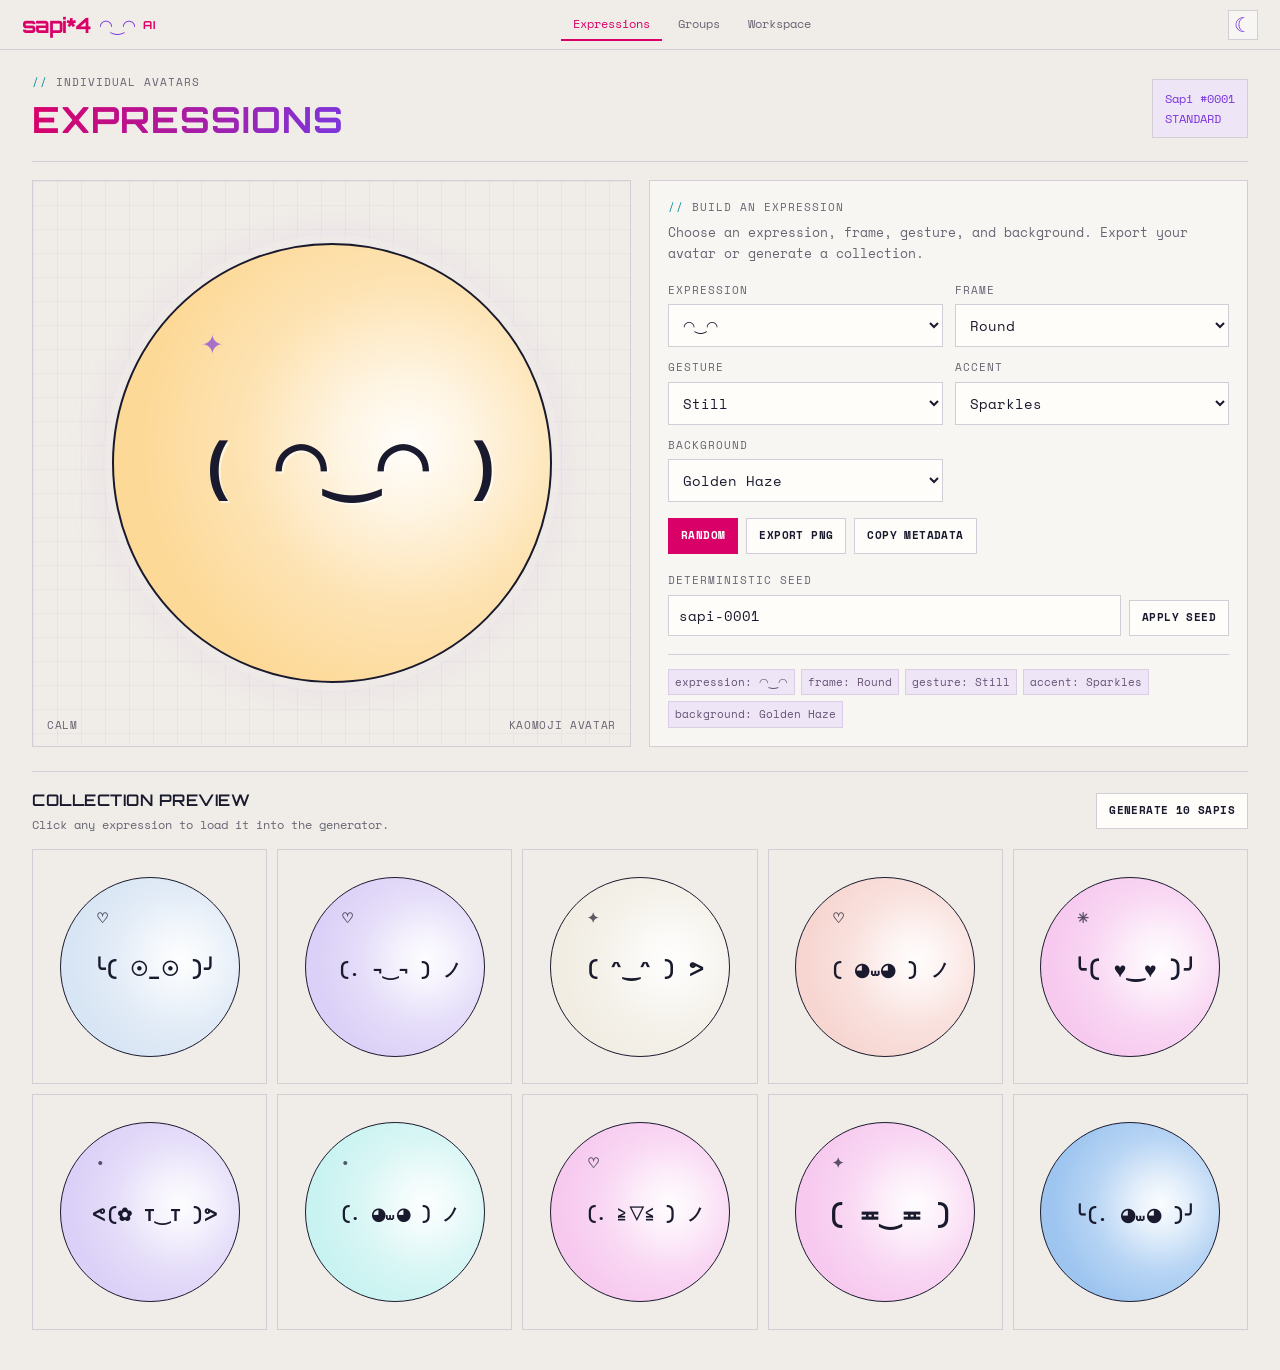
<file: index.html>
<!doctype html>
<html lang="en">
<head>
  <meta charset="utf-8" />
  <meta name="viewport" content="width=device-width, initial-scale=1" />
  <title>Sapi Kaomoji Expressions</title>
  <style>
    :root { --ink:#151719; --paper:#f1ede3; --acid:#fdd997; }
    * { box-sizing:border-box; }
    body { margin:0; min-height:100vh; background:var(--paper); color:var(--ink); font-family:Inter,ui-sans-serif,system-ui,sans-serif; }
    .shell { max-width:1240px; margin:auto; padding:28px 24px 52px; }
    header { display:flex; justify-content:space-between; gap:20px; align-items:flex-start; padding-bottom:22px; border-bottom:3px solid var(--ink); }
    .nav { display:flex; flex-wrap:wrap; gap:8px; margin-top:14px; }
    .nav a { border:2px solid var(--ink); padding:7px 9px; color:var(--ink); text-decoration:none; font-size:.65rem; font-weight:900; letter-spacing:.08em; text-transform:uppercase; }
    .nav a:hover { background:var(--ink); color:var(--paper); }
    h1 { margin:0; max-width:780px; font-size:clamp(2.25rem,6vw,5.7rem); letter-spacing:-.09em; line-height:.8; text-transform:uppercase; }
    .eyebrow,.label { margin:0 0 7px; font-size:.68rem; font-weight:850; letter-spacing:.13em; text-transform:uppercase; }
    .counter { min-width:138px; padding:12px 14px; border:2px solid var(--ink); background:var(--acid); font:800 .8rem ui-monospace,monospace; line-height:1.45; }
    main { display:grid; grid-template-columns:minmax(320px,1fr) minmax(365px,1fr); gap:30px; padding-top:30px; }
    .expression-card { min-height:480px; display:flex; flex-direction:column; justify-content:center; align-items:center; border:3px solid var(--ink); background:var(--paper); box-shadow:9px 9px 0 var(--ink); padding:30px; position:relative; overflow:hidden; }
    .avatar-circle { width:min(92%,650px); aspect-ratio:1; display:flex; align-items:center; justify-content:center; position:relative; overflow:hidden; border:4px solid currentColor; border-radius:50%; }
    .expression { position:relative; z-index:1; width:70%; max-width:70%; white-space:nowrap; text-align:center; transform:translate(6%,10%); font-family:"SF Mono","Cascadia Mono","Noto Sans Symbols 2","Segoe UI Symbol",monospace; font-weight:700; font-size:22rem; letter-spacing:-.035em; line-height:1.25; color:var(--ink); text-shadow:2px 2px 0 #ffffff99; }
    .expression-note { position:absolute; bottom:15px; left:17px; right:17px; display:flex; justify-content:space-between; gap:10px; font:700 .68rem ui-monospace,monospace; letter-spacing:.06em; text-transform:uppercase; }
    .spark { position:absolute; z-index:2; top:18%; left:20%; font-size:1.7rem; opacity:.65; animation:float 5s ease-in-out infinite; }
    @keyframes float { 50%{ transform:translateY(-9px) rotate(7deg) } }
    .panel { border:3px solid var(--ink); background:#fffdf8; padding:22px; }
    .intro { margin:0 0 22px; max-width:570px; line-height:1.5; color:#4e5157; }
    .trait-grid { display:grid; grid-template-columns:repeat(2,minmax(0,1fr)); gap:14px; }
    label { display:block; } select,input { width:100%; border:2px solid var(--ink); border-radius:0; background:#fff; color:var(--ink); padding:10px 11px; font-weight:750; }
    select { cursor:pointer; } .actions { display:flex; flex-wrap:wrap; gap:10px; margin-top:22px; }
    button { appearance:none; border:2px solid var(--ink); border-radius:0; background:#fff; color:var(--ink); padding:12px 14px; box-shadow:3px 3px 0 var(--ink); cursor:pointer; font-size:.72rem; font-weight:900; letter-spacing:.06em; text-transform:uppercase; }
    button:hover { transform:translate(2px,2px); box-shadow:1px 1px 0 var(--ink); } button.primary { background:var(--acid); }
    .seed-row { display:flex; align-items:end; gap:10px; margin-top:24px; }.seed-row label{flex:1}.readout { display:flex; flex-wrap:wrap; gap:7px; margin-top:22px; padding-top:20px; border-top:2px dashed #aaa69e; }.chip{border:1px solid var(--ink); background:#ece8df; padding:6px 8px; font:.72rem ui-monospace,monospace;}
    .collection { margin-top:30px; padding-top:24px; border-top:3px solid var(--ink); }.collection-head{display:flex;justify-content:space-between;align-items:end;gap:14px;margin-bottom:15px}.collection h2{margin:0;font-size:1.35rem;letter-spacing:-.04em;text-transform:uppercase}.collection p{margin:4px 0 0;color:#50535a;font-size:.9rem}.gallery{display:grid;grid-template-columns:repeat(5,1fr);gap:10px}.tile{aspect-ratio:1;border:2px solid var(--ink);box-shadow:none;display:flex;align-items:center;justify-content:center;padding:8px;overflow:hidden;font-family:"SF Mono","Cascadia Mono","Noto Sans Symbols 2","Segoe UI Symbol",monospace;font-size:1.45rem;font-weight:700;letter-spacing:-.035em;line-height:1.25;text-transform:none}.tile-circle{width:86%;aspect-ratio:1;border:2px solid currentColor;border-radius:50%;display:flex;align-items:center;justify-content:center;position:relative;overflow:hidden}.tile-expression{width:70%;max-width:70%;white-space:nowrap;text-align:center;transform:translate(4%,8%)}.tile-accent{position:absolute;top:17%;left:20%;font-size:.9rem;opacity:.7}.tile:hover{outline:3px solid #785dff;outline-offset:2px}
    @media(max-width:800px){main{grid-template-columns:1fr}.expression-card{min-height:360px}.gallery{grid-template-columns:repeat(3,1fr)}header{flex-direction:column}}@media(max-width:430px){.shell{padding:18px 14px 40px}.trait-grid{grid-template-columns:1fr}.seed-row{flex-wrap:wrap}.gallery{grid-template-columns:repeat(2,1fr)}}
  </style>
  <link rel="stylesheet" href="assets/sapi-theme.css">
</head>
<body class="sapi-studio expressions-module">
  <div class="module-topbar"><a class="sapi-brand" href="workspace/index.html" aria-label="sapi*4 ◠‿◠ AI workspace"><span class="brand-name">sapi*4</span><span class="brand-face">◠‿◠</span><span class="brand-ai">AI</span></a><nav class="module-nav" aria-label="Modules"><a href="index.html" aria-current="page">Expressions</a><a href="groups.html">Groups</a><a href="workspace/index.html">Workspace</a></nav><button class="theme-toggle" data-theme-toggle aria-label="Switch to dark theme" title="Switch to dark theme">☾</button></div>
  <div class="shell">
    <header class="studio-header"><div><p class="eyebrow">Individual avatars</p><h1>Expressions</h1></div><div class="counter" id="counter">Sapi #0001<br><span id="rarity">STANDARD</span></div></header>
    <main>
      <section class="expression-card" id="expressionCard" aria-label="Generated kaomoji expression"><div class="avatar-circle" id="avatarCircle"><span class="spark">✦</span><div class="expression" id="expression">( ◠‿◠ )</div></div><div class="expression-note"><span id="moodLabel">CALM</span><span>kaomoji avatar</span></div></section>
      <section class="panel"><p class="eyebrow">Build an expression</p><p class="intro">Choose an expression, frame, gesture, and background. Export your avatar or generate a collection.</p><div class="trait-grid" id="controls"></div><div class="actions"><button class="primary" id="randomize">Random</button><button id="download">Export PNG</button><button id="copyMetadata">Copy metadata</button></div><div class="seed-row"><label><p class="label">Deterministic seed</p><input id="seed" value="sapi-0001" /></label><button id="applySeed">Apply seed</button></div><div class="readout" id="readout"></div></section>
    </main>
    <section class="collection"><div class="collection-head"><div><h2>Collection preview</h2><p>Click any expression to load it into the generator.</p></div><button id="generateCollection">Generate 10 Sapis</button></div><div class="gallery" id="gallery"></div></section>
  </div>
  <script>
    const options={
      expression:['◠‿◠','✿◠‿◠','◕‿◕','≧▽≦','˘‿˘','◡‿◡','◕﹏◕','T‿T','☉_☉','¬‿¬','◕⩊◕','>_<','♥‿♥','•̀ᴗ•́','◕︵◕','^‿^','≖‿≖'],
      frame:['Round','Soft dots','Flower','Minimal','Celebration'],
      gesture:['Still','Wave','Hello','Focused','Power','Celebrate'],
      accent:['None','Sparkles','Heart','Dot','Star'],
      background:['Golden Haze','Rosewater','Pale Sky Blue','Bone','Blush Pink','Ice Aqua','Powder Blue','Periwinkle','Lavender']
    };
    /*
    const palette={'Golden Haze':['#fdd997'],'Rosewater':['#f7d6d1'],'Pale Sky Blue':['#d8e5f4'],Bone:['#f1ede3'],'Blush Pink':['#f7c9ef'],'Ice Aqua':['#c9f3f1'],'Powder Blue':['#9dc5f0'],Periwinkle':['#b2b3ee'],Lavender:['#dbd0f7']};
    */
    const palette = {
      'Golden Haze':['#fdd997'], Rosewater:['#f7d6d1'], 'Pale Sky Blue':['#d8e5f4'], Bone:['#f1ede3'],
      'Blush Pink':['#f7c9ef'], 'Ice Aqua':['#c9f3f1'], 'Powder Blue':['#9dc5f0'], Periwinkle:['#b2b3ee'], Lavender:['#dbd0f7']
    };
    const litBackground=color=>`radial-gradient(circle at 67% 46%, rgba(255,255,255,.96) 0%, rgba(255,255,255,.72) 18%, rgba(255,255,255,.28) 43%, rgba(255,255,255,0) 71%), ${color}`;
    let state={expression:'◠‿◠',frame:'Round',gesture:'Still',accent:'Sparkles',background:'Golden Haze'}; let sapiId=1;
    const moods={'◠‿◠':'Calm','✿◠‿◠':'Blooming','◕‿◕':'Curious','≧▽≦':'Delighted','˘‿˘':'Content','◡‿◡':'Gentle','◕﹏◕':'Worried','T‿T':'Tender','☉_☉':'Surprised','¬‿¬':'Mischievous','◕⩊◕':'Attentive','>_<':'Determined','♥‿♥':'Adoring','•̀ᴗ•́':'Focused','◕︵◕':'Pensive','^‿^':'Cheery','≖‿≖':'Knowing'};
    function composed(s){const base=s.expression;const frames={Round:`( ${base} )`,'Soft dots':`(.  ${base} )`,Flower:`(✿ ${base} )`,Minimal:`( ${base} )`,Celebration:`╰( ${base} )╯`};let result=frames[s.frame];const hasArms=s.frame==='Celebration'||/[ノᕗᕙ╰╯]/.test(base);if(s.gesture==='Still'||hasArms)return result;if(s.gesture==='Hello')return `(ノ ${base} )ノ`;if(s.gesture==='Power')result=`ᕙ${result}ᕗ`;else if(s.gesture==='Celebrate')result=`╰${result}╯`;else if(s.gesture==='Wave')result+=' ノ';else if(s.gesture==='Focused')result+=' ᕗ';return result}
    function createControls(){const host=document.querySelector('#controls');for(const [key,items] of Object.entries(options)){const label=document.createElement('label');label.innerHTML=`<p class="label">${key}</p>`;const select=document.createElement('select');select.dataset.key=key;items.forEach(v=>{const o=document.createElement('option');o.value=v;o.textContent=v;select.append(o)});select.addEventListener('change',()=>{state[key]=select.value;render()});label.append(select);host.append(label)}}
    function sparkChar(s){return {None:'',Sparkles:'✦',Heart:'♡',Dot:'•',Star:'✳'}[s.accent]}
    function fitText(element,max,min,padding=0){element.style.fontSize=`${max}px`;while(element.scrollWidth>element.clientWidth-padding&&max>min){max-=1;element.style.fontSize=`${max}px`}}
    function fitPreview(){fitText(document.querySelector('#expression'),352,28,0)}
    function render(){const card=document.querySelector('#expressionCard'),circle=document.querySelector('#avatarCircle');card.style.backgroundColor='var(--paper)';card.style.color='var(--ink)';circle.style.background=litBackground(palette[state.background][0]);document.querySelector('#expression').textContent=composed(state);document.querySelector('#expression').style.color='var(--ink)';document.querySelector('#moodLabel').textContent=moods[state.expression].toUpperCase();document.querySelectorAll('.spark').forEach(x=>x.textContent=sparkChar(state));document.querySelector('#counter').innerHTML=`Sapi #${String(sapiId).padStart(4,'0')}<br><span id="rarity">${rarity(state)}</span>`;document.querySelector('#readout').innerHTML=Object.entries(state).map(([k,v])=>`<span class="chip">${k}: ${v}</span>`).join('');for(const [k,v] of Object.entries(state))document.querySelector(`[data-key="${k}"]`).value=v;requestAnimationFrame(fitPreview)}
    function rarity(s){return s.expression==='♥‿♥'&&s.gesture==='Celebrate'?'RARE':s.frame==='Flower'||s.gesture==='Power'?'UNCOMMON':'STANDARD'}
    function hash(value){let h=2166136261;for(let i=0;i<value.length;i++)h=Math.imul(h^value.charCodeAt(i),16777619);return h>>>0}function seeded(seed){return()=>{seed=(seed+0x6D2B79F5)|0;let t=Math.imul(seed^(seed>>>15),1|seed);t=(t+Math.imul(t^(t>>>7),61|t))^t;return((t^(t>>>14))>>>0)/4294967296}}
    function randomState(rand=Math.random){const next={};for(const [key,items]of Object.entries(options))next[key]=items[Math.floor(rand()*items.length)];return next}function applySeed(value){state=randomState(seeded(hash(value)));sapiId++;render()}
    function copyMetadata(){navigator.clipboard.writeText(JSON.stringify({name:`Sapi Expression #${String(sapiId).padStart(4,'0')}`,description:'A combinatorial kaomoji expression from the Sapi collection.',attributes:Object.entries(state).map(([trait_type,value])=>({trait_type,value}))},null,2));const b=document.querySelector('#copyMetadata');b.textContent='Metadata copied';setTimeout(()=>b.textContent='Copy metadata',1200)}
    function exportPng(){const out=document.createElement('canvas'),size=1200,c=out.getContext('2d'),color='#151719',text=composed(state),cx=size/2,cy=size/2,r=500,lightX=cx+r*.34,lightY=cy-r*.08;out.width=out.height=size;c.fillStyle='#f1ede3';c.fillRect(0,0,size,size);c.save();c.beginPath();c.arc(cx,cy,r,0,Math.PI*2);c.clip();c.fillStyle=palette[state.background][0];c.fillRect(cx-r,cy-r,r*2,r*2);const glow=c.createRadialGradient(lightX,lightY,0,lightX,lightY,r*.74);glow.addColorStop(0,'rgba(255,255,255,.96)');glow.addColorStop(.18,'rgba(255,255,255,.72)');glow.addColorStop(.43,'rgba(255,255,255,.28)');glow.addColorStop(.71,'rgba(255,255,255,0)');c.fillStyle=glow;c.fillRect(cx-r,cy-r,r*2,r*2);c.restore();c.beginPath();c.arc(cx,cy,r,0,Math.PI*2);c.strokeStyle=color;c.lineWidth=12;c.stroke();let font=448;c.font=`700 ${font}px "SF Mono", "Cascadia Mono", monospace`;while(c.measureText(text).width>r*1.32&&font>28){font-=2;c.font=`700 ${font}px "SF Mono", "Cascadia Mono", monospace`}c.fillStyle=color;c.textAlign='center';c.textBaseline='middle';c.fillText(text,cx+r*.06,cy+r*.10);if(state.accent!=='None'){c.font='700 48px "SF Mono", monospace';c.fillText(sparkChar(state),cx-r*.55,cy-r*.55)}const a=document.createElement('a');a.download=`sapi-expression-${sapiId}.png`;a.href=out.toDataURL('image/png');a.click()}
    function tile(s,id){const b=document.createElement('button');b.className='tile';b.style.background='var(--paper)';b.style.color='var(--ink)';const circle=document.createElement('span');circle.className='tile-circle';circle.style.background=litBackground(palette[s.background][0]);const accent=document.createElement('span');accent.className='tile-accent';accent.textContent=sparkChar(s);const expression=document.createElement('span');expression.className='tile-expression';expression.textContent=composed(s);circle.append(accent,expression);b.append(circle);b.title=`Load Sapi Expression #${id}`;b.addEventListener('click',()=>{state=s;sapiId=id;render();window.scrollTo({top:0,behavior:'smooth'})});requestAnimationFrame(()=>fitText(expression,92,7,0));return b}function collection(){const g=document.querySelector('#gallery');g.innerHTML='';const r=seeded(hash(document.querySelector('#seed').value+'-collection'));for(let i=1;i<=10;i++)g.append(tile(randomState(r),i))}
    createControls();render();collection();window.addEventListener('resize',()=>{fitPreview();document.querySelectorAll('.tile-expression').forEach(t=>fitText(t,92,7,0))});document.querySelector('#randomize').addEventListener('click',()=>{state=randomState();sapiId++;document.querySelector('#seed').value=`sapi-${String(sapiId).padStart(4,'0')}`;render()});document.querySelector('#applySeed').addEventListener('click',()=>applySeed(document.querySelector('#seed').value));document.querySelector('#copyMetadata').addEventListener('click',copyMetadata);document.querySelector('#download').addEventListener('click',exportPng);document.querySelector('#generateCollection').addEventListener('click',collection);
  </script>
<script src="assets/sapi-theme.js"></script>
</body>
</html>
</file>
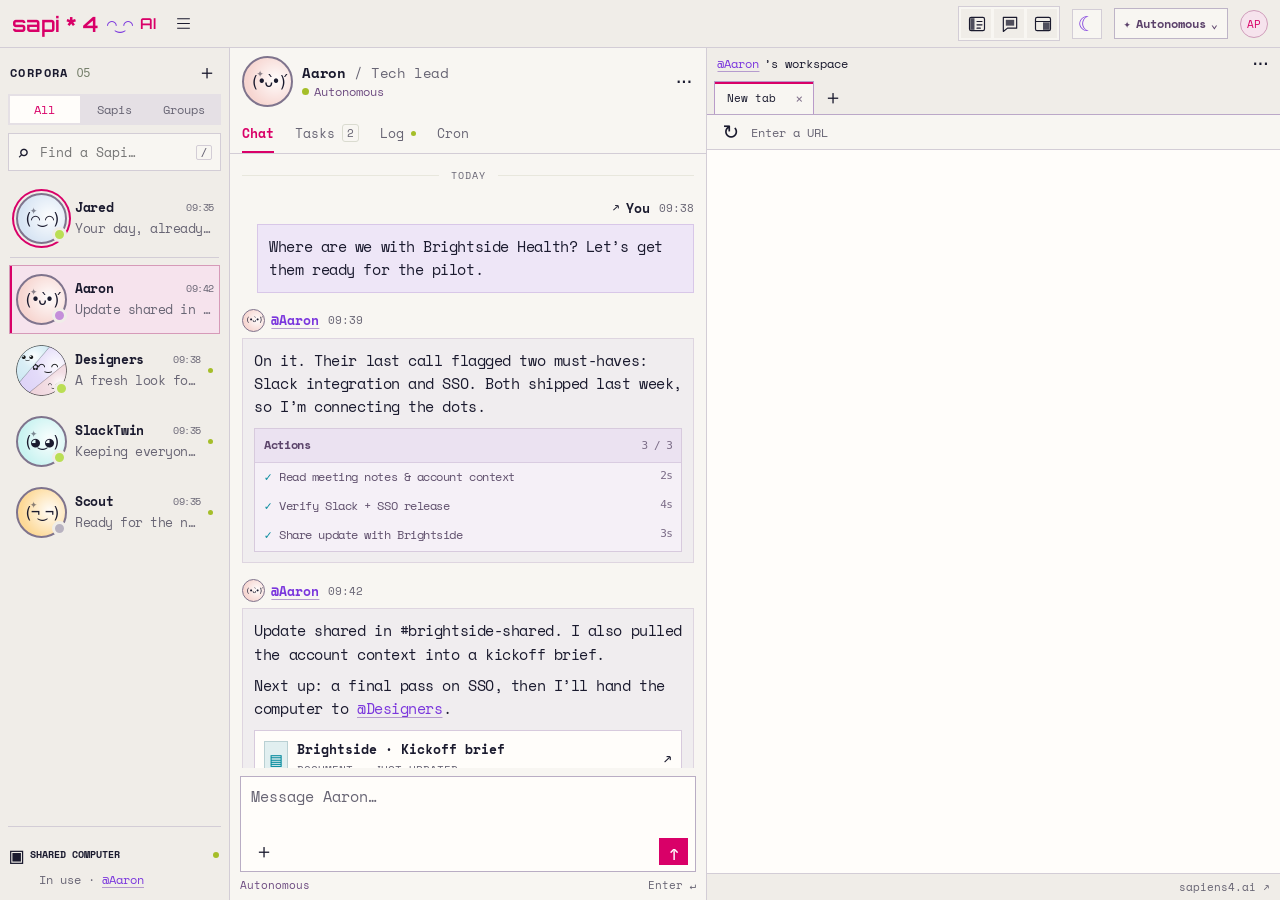
<file: workspace/index.html>
<!doctype html>
<html lang="en">
<head>
  <meta charset="utf-8">
  <meta name="viewport" content="width=device-width, initial-scale=1">
  <meta name="theme-color" content="#f1ede3">
  <title>sapi*4 ◠‿◠ AI — Workspace</title>
  <link rel="stylesheet" href="styles.css">
  <link rel="stylesheet" href="../assets/sapi-theme.css">
</head>
<body class="sapi-workspace">
  <div class="app">
    <header class="app-header">
      <a class="wordmark" href="#" aria-label="sapi * 4 ◠‿◠ AI home"><span class="brand-name">sapi * 4</span><span class="brand-face">◠‿◠</span><span class="brand-ai">AI</span></a>
      <button class="icon-button menu-button" id="app-menu" aria-label="Menu" title="Menu"><svg viewBox="0 0 24 24" aria-hidden="true"><path d="M4 6h16M4 12h16M4 18h16"/></svg></button>
      <nav class="pane-controls" aria-label="Panel visibility">
        <button class="pane-toggle" data-toggle-pane="sidebar" aria-controls="chat-list-panel" aria-pressed="true" aria-label="Hide chat list" title="Hide chat list"><svg viewBox="0 0 24 24" aria-hidden="true"><rect x="3" y="4" width="18" height="16" rx="2"/><path class="pane-fill" d="M4 5h5v14H4z"/><path d="M12 9h6M12 13h6M12 17h4"/></svg></button>
        <button class="pane-toggle" data-toggle-pane="chat" aria-controls="chat-panel" aria-pressed="true" aria-label="Hide chat" title="Hide chat"><svg viewBox="0 0 24 24" aria-hidden="true"><path d="M4 4h16v13H9l-5 4z"/><path class="pane-fill" d="M7 7h10v7H7z"/></svg></button>
        <button class="pane-toggle" data-toggle-pane="workspace" aria-controls="workspace-panel" aria-pressed="true" aria-label="Hide workspace" title="Hide workspace"><svg viewBox="0 0 24 24" aria-hidden="true"><rect x="3" y="4" width="18" height="16" rx="2"/><path d="M3 9h18"/><path class="pane-fill" d="M12 10h8v9h-8z"/></svg></button>
      </nav>
      <button class="theme-toggle" data-theme-toggle aria-label="Switch to dark theme" title="Switch to dark theme">☾</button>
      <button class="pill" id="autonomy-button"><span>✦</span> <span id="autonomy-label">Autonomous</span> <span>⌄</span></button>
      <button class="user-avatar" id="profile-button" aria-label="Workspace settings">AP</button>
    </header>
    <div class="main-grid">
      <aside class="sidebar" id="chat-list-panel" aria-label="Chat list">
        <div class="sidebar-heading"><h1>CORPORA<span id="agent-count">05</span></h1><button class="icon-button" id="add-agent" aria-label="Add an agent">＋</button></div>
        <div class="scope-switch" aria-label="Agent views"><button data-scope="all" class="active">All</button><button data-scope="sapis">Sapis</button><button data-scope="groups">Groups</button></div>
        <label class="search-field"><span aria-hidden="true">⌕</span><input id="agent-search" type="search" placeholder="Find a Sapi…" aria-label="Search agents"><kbd>/</kbd></label>
        <div id="agent-list" class="agent-list"></div>
        <footer class="sidebar-bottom">
          <div class="resource-card"><button id="resource-button" class="resource-open" aria-label="Open shared computer"><span class="computer-icon" aria-hidden="true">▣</span><strong>SHARED COMPUTER</strong><span class="status-dot" id="resource-status"></span></button><small id="resource-owner">In use · Aaron</small></div>
        </footer>
      </aside>
      <section class="conversation" id="chat-panel" aria-label="Agent conversation">
        <div class="agent-heading" id="agent-heading"></div>
        <nav class="conversation-tabs" aria-label="Agent activity"><button data-panel="chat" class="active">Chat</button><button data-panel="tasks">Tasks <span id="task-count">3</span></button><button data-panel="log">Log <span class="log-dot"></span></button><button data-panel="cron">Cron</button></nav>
        <div class="conversation-body" id="conversation-body"></div>
        <div class="composer-area" id="composer-area">
          <div id="attachment-chip"></div>
          <form class="composer" id="chat-form"><textarea rows="2" id="message-input" placeholder="Message Aaron…" aria-label="Message agent"></textarea><div class="composer-bottom"><button type="button" id="attach-button" class="icon-button" aria-label="Attach a demo document">＋</button><button type="submit" class="send-button" aria-label="Send message">↑</button></div></form>
          <div class="composer-hint"><span>Autonomous</span><span>Enter ↵</span></div>
        </div>
      </section>
      <main class="workspace" id="workspace-panel" aria-label="Agent workspace">
        <div class="workspace-heading"><span class="workspace-owner" id="workspace-owner"></span><button class="icon-button" id="workspace-menu" aria-label="Workspace options">···</button></div>
        <div class="browser-tabs-wrap"><div id="browser-tabs" class="browser-tabs" aria-label="Workspace tabs"></div><button id="add-tab" class="add-tab" aria-label="Add workspace tab">＋</button></div>
        <form id="browser-address-form" class="browser-address-bar"><button type="button" class="icon-button" id="reload-page" aria-label="Reload page" title="Reload page">↻</button><input id="browser-address" aria-label="Page address" placeholder="Enter a URL" autocomplete="off" spellcheck="false"><a id="open-page" aria-label="Open page in new tab" title="Open page in new tab" target="_blank" rel="noopener noreferrer" hidden>↗</a></form>
        <div id="workspace-content" class="workspace-content"></div>
        <footer class="workspace-footer"><a href="https://sapiens4.ai" target="_blank" rel="noopener noreferrer">sapiens4.ai ↗</a></footer>
      </main>
    </div>
  </div>
  <dialog id="modal" aria-labelledby="modal-title"><div class="modal-top"><span class="tiny-label" id="modal-eyebrow">SAPI WORKSPACE</span><button class="icon-button" id="close-modal" aria-label="Close dialog">×</button></div><div id="modal-content"></div></dialog>
  <div id="toast" class="toast" role="status" aria-live="polite"></div>
  <script src="../assets/sapi-theme.js"></script>
  <script src="../assets/group-avatar.js"></script>
  <script src="app.js"></script>
</body>
</html>
</file>
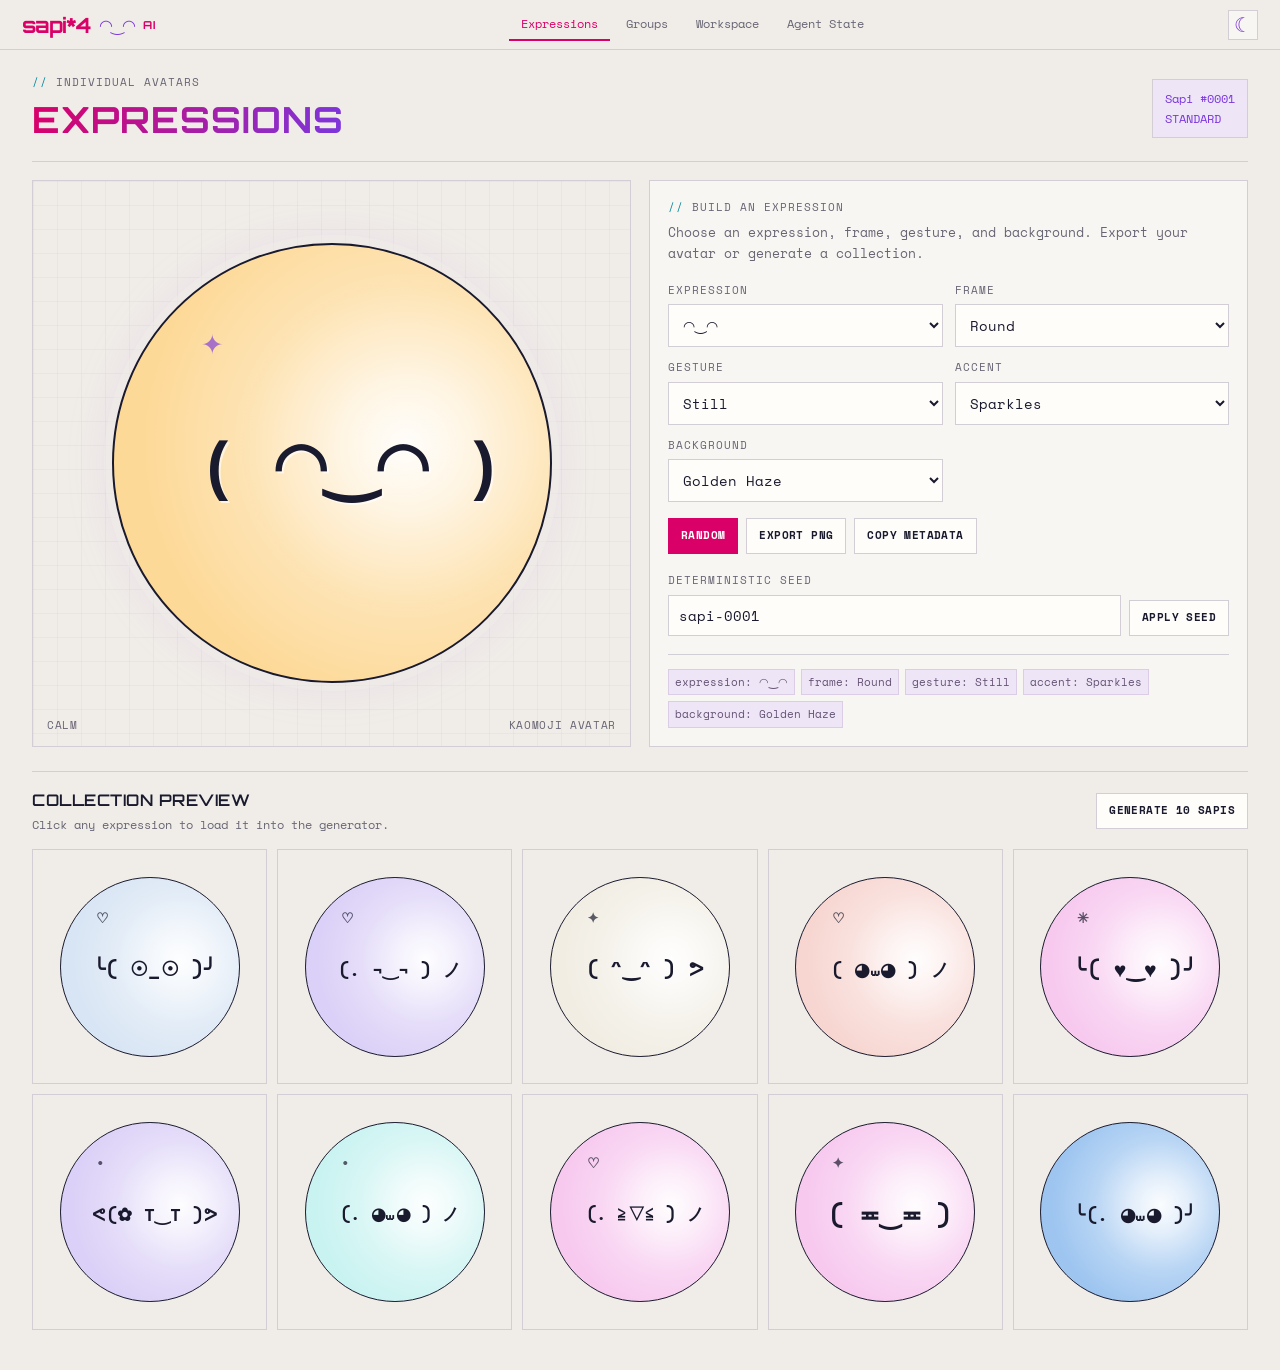
<file: avatars.html>
<!doctype html>
<html lang="en">
<head>
  <meta charset="utf-8" />
  <meta name="viewport" content="width=device-width, initial-scale=1" />
  <title>Sapi Kaomoji Expressions</title>
  <style>
    :root { --ink:#151719; --paper:#f1ede3; --acid:#fdd997; }
    * { box-sizing:border-box; }
    body { margin:0; min-height:100vh; background:var(--paper); color:var(--ink); font-family:Inter,ui-sans-serif,system-ui,sans-serif; }
    .shell { max-width:1240px; margin:auto; padding:28px 24px 52px; }
    header { display:flex; justify-content:space-between; gap:20px; align-items:flex-start; padding-bottom:22px; border-bottom:3px solid var(--ink); }
    .nav { display:flex; flex-wrap:wrap; gap:8px; margin-top:14px; }
    .nav a { border:2px solid var(--ink); padding:7px 9px; color:var(--ink); text-decoration:none; font-size:.65rem; font-weight:900; letter-spacing:.08em; text-transform:uppercase; }
    .nav a:hover { background:var(--ink); color:var(--paper); }
    h1 { margin:0; max-width:780px; font-size:clamp(2.25rem,6vw,5.7rem); letter-spacing:-.09em; line-height:.8; text-transform:uppercase; }
    .eyebrow,.label { margin:0 0 7px; font-size:.68rem; font-weight:850; letter-spacing:.13em; text-transform:uppercase; }
    .counter { min-width:138px; padding:12px 14px; border:2px solid var(--ink); background:var(--acid); font:800 .8rem ui-monospace,monospace; line-height:1.45; }
    main { display:grid; grid-template-columns:minmax(320px,1fr) minmax(365px,1fr); gap:30px; padding-top:30px; }
    .expression-card { min-height:480px; display:flex; flex-direction:column; justify-content:center; align-items:center; border:3px solid var(--ink); background:var(--paper); box-shadow:9px 9px 0 var(--ink); padding:30px; position:relative; overflow:hidden; }
    .avatar-circle { width:min(92%,650px); aspect-ratio:1; display:flex; align-items:center; justify-content:center; position:relative; overflow:hidden; border:4px solid currentColor; border-radius:50%; }
    .expression { position:relative; z-index:1; width:70%; max-width:70%; white-space:nowrap; text-align:center; transform:translate(6%,10%); font-family:"SF Mono","Cascadia Mono","Noto Sans Symbols 2","Segoe UI Symbol",monospace; font-weight:700; font-size:22rem; letter-spacing:-.035em; line-height:1.25; color:var(--ink); text-shadow:2px 2px 0 #ffffff99; }
    .expression-note { position:absolute; bottom:15px; left:17px; right:17px; display:flex; justify-content:space-between; gap:10px; font:700 .68rem ui-monospace,monospace; letter-spacing:.06em; text-transform:uppercase; }
    .spark { position:absolute; z-index:2; top:18%; left:20%; font-size:1.7rem; opacity:.65; animation:float 5s ease-in-out infinite; }
    @keyframes float { 50%{ transform:translateY(-9px) rotate(7deg) } }
    .panel { border:3px solid var(--ink); background:#fffdf8; padding:22px; }
    .intro { margin:0 0 22px; max-width:570px; line-height:1.5; color:#4e5157; }
    .trait-grid { display:grid; grid-template-columns:repeat(2,minmax(0,1fr)); gap:14px; }
    label { display:block; } select,input { width:100%; border:2px solid var(--ink); border-radius:0; background:#fff; color:var(--ink); padding:10px 11px; font-weight:750; }
    select { cursor:pointer; } .actions { display:flex; flex-wrap:wrap; gap:10px; margin-top:22px; }
    button { appearance:none; border:2px solid var(--ink); border-radius:0; background:#fff; color:var(--ink); padding:12px 14px; box-shadow:3px 3px 0 var(--ink); cursor:pointer; font-size:.72rem; font-weight:900; letter-spacing:.06em; text-transform:uppercase; }
    button:hover { transform:translate(2px,2px); box-shadow:1px 1px 0 var(--ink); } button.primary { background:var(--acid); }
    .seed-row { display:flex; align-items:end; gap:10px; margin-top:24px; }.seed-row label{flex:1}.readout { display:flex; flex-wrap:wrap; gap:7px; margin-top:22px; padding-top:20px; border-top:2px dashed #aaa69e; }.chip{border:1px solid var(--ink); background:#ece8df; padding:6px 8px; font:.72rem ui-monospace,monospace;}
    .collection { margin-top:30px; padding-top:24px; border-top:3px solid var(--ink); }.collection-head{display:flex;justify-content:space-between;align-items:end;gap:14px;margin-bottom:15px}.collection h2{margin:0;font-size:1.35rem;letter-spacing:-.04em;text-transform:uppercase}.collection p{margin:4px 0 0;color:#50535a;font-size:.9rem}.gallery{display:grid;grid-template-columns:repeat(5,1fr);gap:10px}.tile{aspect-ratio:1;border:2px solid var(--ink);box-shadow:none;display:flex;align-items:center;justify-content:center;padding:8px;overflow:hidden;font-family:"SF Mono","Cascadia Mono","Noto Sans Symbols 2","Segoe UI Symbol",monospace;font-size:1.45rem;font-weight:700;letter-spacing:-.035em;line-height:1.25;text-transform:none}.tile-circle{width:86%;aspect-ratio:1;border:2px solid currentColor;border-radius:50%;display:flex;align-items:center;justify-content:center;position:relative;overflow:hidden}.tile-expression{width:70%;max-width:70%;white-space:nowrap;text-align:center;transform:translate(4%,8%)}.tile-accent{position:absolute;top:17%;left:20%;font-size:.9rem;opacity:.7}.tile:hover{outline:3px solid #785dff;outline-offset:2px}
    @media(max-width:800px){main{grid-template-columns:1fr}.expression-card{min-height:360px}.gallery{grid-template-columns:repeat(3,1fr)}header{flex-direction:column}}@media(max-width:430px){.shell{padding:18px 14px 40px}.trait-grid{grid-template-columns:1fr}.seed-row{flex-wrap:wrap}.gallery{grid-template-columns:repeat(2,1fr)}}
  </style>
  <link rel="stylesheet" href="assets/sapi-theme.css">
</head>
<body class="sapi-studio expressions-module">
  <div class="module-topbar"><a class="sapi-brand" href="workspace/index.html" aria-label="sapi*4 ◠‿◠ AI workspace"><span class="brand-name">sapi*4</span><span class="brand-face">◠‿◠</span><span class="brand-ai">AI</span></a><nav class="module-nav" aria-label="Modules"><a href="avatars.html" aria-current="page">Expressions</a><a href="groups.html">Groups</a><a href="workspace/index.html">Workspace</a><a href="agent-state-explorer.html">Agent State</a></nav><button class="theme-toggle" data-theme-toggle aria-label="Switch to dark theme" title="Switch to dark theme">☾</button></div>
  <div class="shell">
    <header class="studio-header"><div><p class="eyebrow">Individual avatars</p><h1>Expressions</h1></div><div class="counter" id="counter">Sapi #0001<br><span id="rarity">STANDARD</span></div></header>
    <main>
      <section class="expression-card" id="expressionCard" aria-label="Generated kaomoji expression"><div class="avatar-circle" id="avatarCircle"><span class="spark">✦</span><div class="expression" id="expression">( ◠‿◠ )</div></div><div class="expression-note"><span id="moodLabel">CALM</span><span>kaomoji avatar</span></div></section>
      <section class="panel"><p class="eyebrow">Build an expression</p><p class="intro">Choose an expression, frame, gesture, and background. Export your avatar or generate a collection.</p><div class="trait-grid" id="controls"></div><div class="actions"><button class="primary" id="randomize">Random</button><button id="download">Export PNG</button><button id="copyMetadata">Copy metadata</button></div><div class="seed-row"><label><p class="label">Deterministic seed</p><input id="seed" value="sapi-0001" /></label><button id="applySeed">Apply seed</button></div><div class="readout" id="readout"></div></section>
    </main>
    <section class="collection"><div class="collection-head"><div><h2>Collection preview</h2><p>Click any expression to load it into the generator.</p></div><button id="generateCollection">Generate 10 Sapis</button></div><div class="gallery" id="gallery"></div></section>
  </div>
  <script>
    const options={
      expression:['◠‿◠','✿◠‿◠','◕‿◕','≧▽≦','˘‿˘','◡‿◡','◕﹏◕','T‿T','☉_☉','¬‿¬','◕⩊◕','>_<','♥‿♥','•̀ᴗ•́','◕︵◕','^‿^','≖‿≖'],
      frame:['Round','Soft dots','Flower','Minimal','Celebration'],
      gesture:['Still','Wave','Hello','Focused','Power','Celebrate'],
      accent:['None','Sparkles','Heart','Dot','Star'],
      background:['Golden Haze','Rosewater','Pale Sky Blue','Bone','Blush Pink','Ice Aqua','Powder Blue','Periwinkle','Lavender']
    };
    /*
    const palette={'Golden Haze':['#fdd997'],'Rosewater':['#f7d6d1'],'Pale Sky Blue':['#d8e5f4'],Bone:['#f1ede3'],'Blush Pink':['#f7c9ef'],'Ice Aqua':['#c9f3f1'],'Powder Blue':['#9dc5f0'],Periwinkle':['#b2b3ee'],Lavender:['#dbd0f7']};
    */
    const palette = {
      'Golden Haze':['#fdd997'], Rosewater:['#f7d6d1'], 'Pale Sky Blue':['#d8e5f4'], Bone:['#f1ede3'],
      'Blush Pink':['#f7c9ef'], 'Ice Aqua':['#c9f3f1'], 'Powder Blue':['#9dc5f0'], Periwinkle:['#b2b3ee'], Lavender:['#dbd0f7']
    };
    const litBackground=color=>`radial-gradient(circle at 67% 46%, rgba(255,255,255,.96) 0%, rgba(255,255,255,.72) 18%, rgba(255,255,255,.28) 43%, rgba(255,255,255,0) 71%), ${color}`;
    let state={expression:'◠‿◠',frame:'Round',gesture:'Still',accent:'Sparkles',background:'Golden Haze'}; let sapiId=1;
    const moods={'◠‿◠':'Calm','✿◠‿◠':'Blooming','◕‿◕':'Curious','≧▽≦':'Delighted','˘‿˘':'Content','◡‿◡':'Gentle','◕﹏◕':'Worried','T‿T':'Tender','☉_☉':'Surprised','¬‿¬':'Mischievous','◕⩊◕':'Attentive','>_<':'Determined','♥‿♥':'Adoring','•̀ᴗ•́':'Focused','◕︵◕':'Pensive','^‿^':'Cheery','≖‿≖':'Knowing'};
    function composed(s){const base=s.expression;const frames={Round:`( ${base} )`,'Soft dots':`(.  ${base} )`,Flower:`(✿ ${base} )`,Minimal:`( ${base} )`,Celebration:`╰( ${base} )╯`};let result=frames[s.frame];const hasArms=s.frame==='Celebration'||/[ノᕗᕙ╰╯]/.test(base);if(s.gesture==='Still'||hasArms)return result;if(s.gesture==='Hello')return `(ノ ${base} )ノ`;if(s.gesture==='Power')result=`ᕙ${result}ᕗ`;else if(s.gesture==='Celebrate')result=`╰${result}╯`;else if(s.gesture==='Wave')result+=' ノ';else if(s.gesture==='Focused')result+=' ᕗ';return result}
    function createControls(){const host=document.querySelector('#controls');for(const [key,items] of Object.entries(options)){const label=document.createElement('label');label.innerHTML=`<p class="label">${key}</p>`;const select=document.createElement('select');select.dataset.key=key;items.forEach(v=>{const o=document.createElement('option');o.value=v;o.textContent=v;select.append(o)});select.addEventListener('change',()=>{state[key]=select.value;render()});label.append(select);host.append(label)}}
    function sparkChar(s){return {None:'',Sparkles:'✦',Heart:'♡',Dot:'•',Star:'✳'}[s.accent]}
    function fitText(element,max,min,padding=0){element.style.fontSize=`${max}px`;while(element.scrollWidth>element.clientWidth-padding&&max>min){max-=1;element.style.fontSize=`${max}px`}}
    function fitPreview(){fitText(document.querySelector('#expression'),352,28,0)}
    function render(){const card=document.querySelector('#expressionCard'),circle=document.querySelector('#avatarCircle');card.style.backgroundColor='var(--paper)';card.style.color='var(--ink)';circle.style.background=litBackground(palette[state.background][0]);document.querySelector('#expression').textContent=composed(state);document.querySelector('#expression').style.color='var(--ink)';document.querySelector('#moodLabel').textContent=moods[state.expression].toUpperCase();document.querySelectorAll('.spark').forEach(x=>x.textContent=sparkChar(state));document.querySelector('#counter').innerHTML=`Sapi #${String(sapiId).padStart(4,'0')}<br><span id="rarity">${rarity(state)}</span>`;document.querySelector('#readout').innerHTML=Object.entries(state).map(([k,v])=>`<span class="chip">${k}: ${v}</span>`).join('');for(const [k,v] of Object.entries(state))document.querySelector(`[data-key="${k}"]`).value=v;requestAnimationFrame(fitPreview)}
    function rarity(s){return s.expression==='♥‿♥'&&s.gesture==='Celebrate'?'RARE':s.frame==='Flower'||s.gesture==='Power'?'UNCOMMON':'STANDARD'}
    function hash(value){let h=2166136261;for(let i=0;i<value.length;i++)h=Math.imul(h^value.charCodeAt(i),16777619);return h>>>0}function seeded(seed){return()=>{seed=(seed+0x6D2B79F5)|0;let t=Math.imul(seed^(seed>>>15),1|seed);t=(t+Math.imul(t^(t>>>7),61|t))^t;return((t^(t>>>14))>>>0)/4294967296}}
    function randomState(rand=Math.random){const next={};for(const [key,items]of Object.entries(options))next[key]=items[Math.floor(rand()*items.length)];return next}function applySeed(value){state=randomState(seeded(hash(value)));sapiId++;render()}
    function copyMetadata(){navigator.clipboard.writeText(JSON.stringify({name:`Sapi Expression #${String(sapiId).padStart(4,'0')}`,description:'A combinatorial kaomoji expression from the Sapi collection.',attributes:Object.entries(state).map(([trait_type,value])=>({trait_type,value}))},null,2));const b=document.querySelector('#copyMetadata');b.textContent='Metadata copied';setTimeout(()=>b.textContent='Copy metadata',1200)}
    function exportPng(){const out=document.createElement('canvas'),size=1200,c=out.getContext('2d'),color='#151719',text=composed(state),cx=size/2,cy=size/2,r=500,lightX=cx+r*.34,lightY=cy-r*.08;out.width=out.height=size;c.fillStyle='#f1ede3';c.fillRect(0,0,size,size);c.save();c.beginPath();c.arc(cx,cy,r,0,Math.PI*2);c.clip();c.fillStyle=palette[state.background][0];c.fillRect(cx-r,cy-r,r*2,r*2);const glow=c.createRadialGradient(lightX,lightY,0,lightX,lightY,r*.74);glow.addColorStop(0,'rgba(255,255,255,.96)');glow.addColorStop(.18,'rgba(255,255,255,.72)');glow.addColorStop(.43,'rgba(255,255,255,.28)');glow.addColorStop(.71,'rgba(255,255,255,0)');c.fillStyle=glow;c.fillRect(cx-r,cy-r,r*2,r*2);c.restore();c.beginPath();c.arc(cx,cy,r,0,Math.PI*2);c.strokeStyle=color;c.lineWidth=12;c.stroke();let font=448;c.font=`700 ${font}px "SF Mono", "Cascadia Mono", monospace`;while(c.measureText(text).width>r*1.32&&font>28){font-=2;c.font=`700 ${font}px "SF Mono", "Cascadia Mono", monospace`}c.fillStyle=color;c.textAlign='center';c.textBaseline='middle';c.fillText(text,cx+r*.06,cy+r*.10);if(state.accent!=='None'){c.font='700 48px "SF Mono", monospace';c.fillText(sparkChar(state),cx-r*.55,cy-r*.55)}const a=document.createElement('a');a.download=`sapi-expression-${sapiId}.png`;a.href=out.toDataURL('image/png');a.click()}
    function tile(s,id){const b=document.createElement('button');b.className='tile';b.style.background='var(--paper)';b.style.color='var(--ink)';const circle=document.createElement('span');circle.className='tile-circle';circle.style.background=litBackground(palette[s.background][0]);const accent=document.createElement('span');accent.className='tile-accent';accent.textContent=sparkChar(s);const expression=document.createElement('span');expression.className='tile-expression';expression.textContent=composed(s);circle.append(accent,expression);b.append(circle);b.title=`Load Sapi Expression #${id}`;b.addEventListener('click',()=>{state=s;sapiId=id;render();window.scrollTo({top:0,behavior:'smooth'})});requestAnimationFrame(()=>fitText(expression,92,7,0));return b}function collection(){const g=document.querySelector('#gallery');g.innerHTML='';const r=seeded(hash(document.querySelector('#seed').value+'-collection'));for(let i=1;i<=10;i++)g.append(tile(randomState(r),i))}
    createControls();render();collection();window.addEventListener('resize',()=>{fitPreview();document.querySelectorAll('.tile-expression').forEach(t=>fitText(t,92,7,0))});document.querySelector('#randomize').addEventListener('click',()=>{state=randomState();sapiId++;document.querySelector('#seed').value=`sapi-${String(sapiId).padStart(4,'0')}`;render()});document.querySelector('#applySeed').addEventListener('click',()=>applySeed(document.querySelector('#seed').value));document.querySelector('#copyMetadata').addEventListener('click',copyMetadata);document.querySelector('#download').addEventListener('click',exportPng);document.querySelector('#generateCollection').addEventListener('click',collection);
  </script>
<script src="assets/sapi-theme.js"></script>
</body>
</html>
</file>
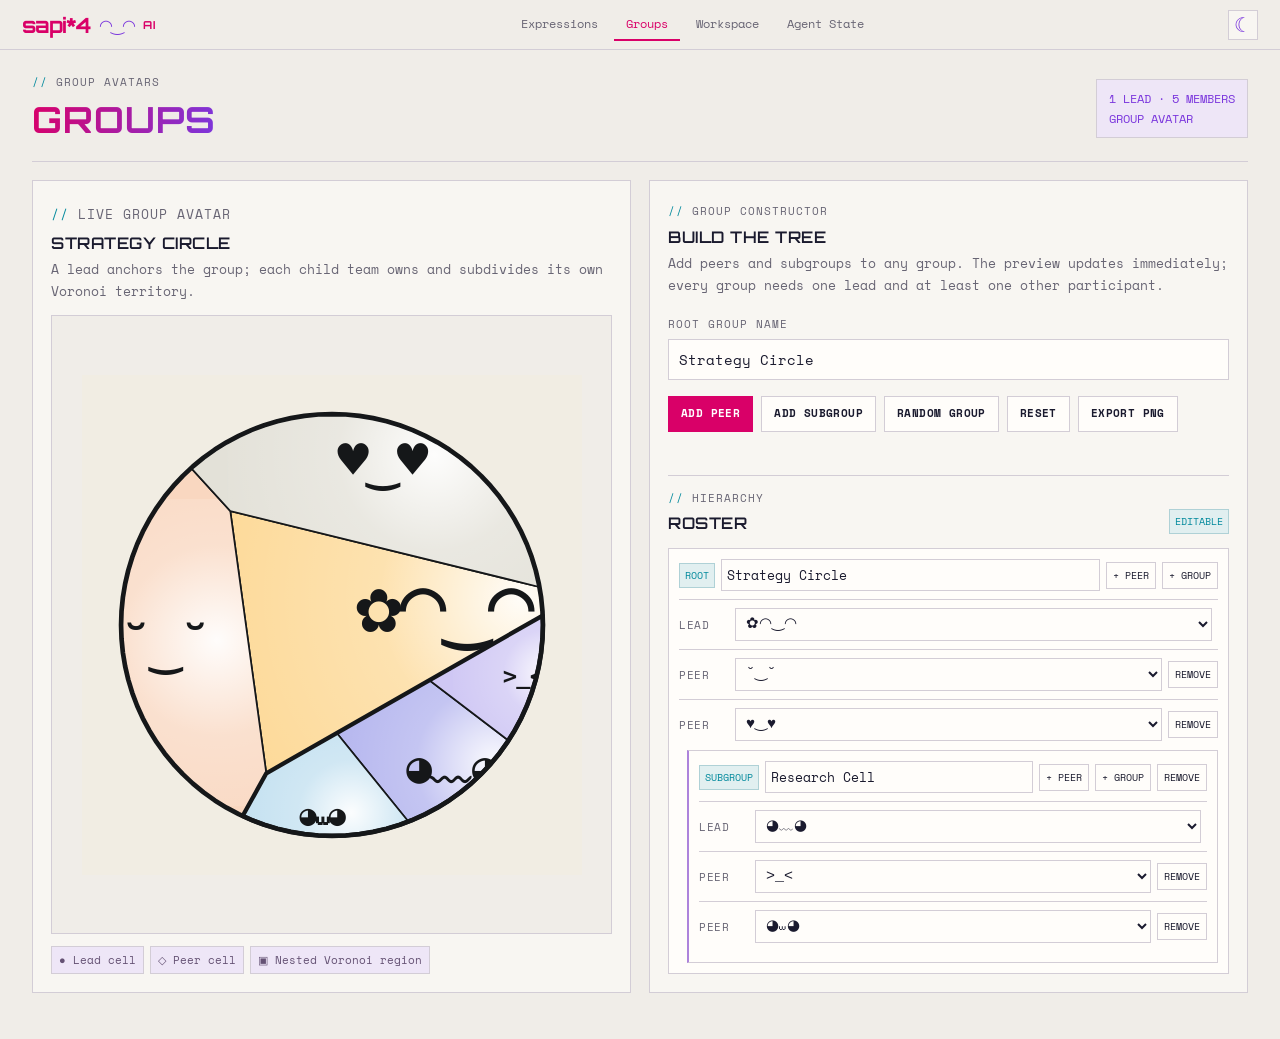
<file: groups.html>
<!doctype html>
<html lang="en">
<head>
  <meta charset="utf-8" />
  <meta name="viewport" content="width=device-width, initial-scale=1" />
  <title>Sapi Group Avatars</title>
  <style>
    :root{--ink:#151719;--paper:#f1ede3;--yellow:#fdd997;--pink:#f7d6d1;--blue:#d8e5f4;--aqua:#c9f3f1;--peri:#b2b3ee;}
    *{box-sizing:border-box} body{margin:0;min-height:100vh;background:var(--paper);color:var(--ink);font-family:Inter,ui-sans-serif,system-ui,sans-serif}.shell{max-width:1320px;margin:auto;padding:28px 24px 58px}header{display:flex;justify-content:space-between;align-items:flex-start;gap:18px;border-bottom:3px solid var(--ink);padding-bottom:22px}h1{margin:0;font-size:clamp(2.25rem,6vw,5.7rem);line-height:.8;letter-spacing:-.09em;text-transform:uppercase}.eyebrow,.label{margin:0 0 7px;font-size:.68rem;font-weight:850;letter-spacing:.13em;text-transform:uppercase}.nav{display:flex;flex-wrap:wrap;gap:8px;margin-top:14px}.nav a{border:2px solid var(--ink);padding:7px 9px;color:var(--ink);text-decoration:none;font-size:.65rem;font-weight:900;letter-spacing:.08em;text-transform:uppercase}.nav a:hover,.nav a[aria-current="page"]{background:var(--ink);color:var(--paper)}.badge{border:2px solid var(--ink);background:var(--yellow);padding:11px 13px;font:800 .75rem ui-monospace,monospace;line-height:1.45;text-transform:uppercase}
    main{display:grid;grid-template-columns:minmax(440px,1.08fr) minmax(370px,.92fr);gap:30px;padding-top:30px}.preview{min-height:610px;background:#fffdf8;border:3px solid var(--ink);box-shadow:9px 9px 0 var(--ink);display:flex;flex-direction:column;padding:22px}.preview-head{display:flex;align-items:flex-end;justify-content:space-between;gap:15px;margin-bottom:16px}.preview h2,.builder h2{margin:0;letter-spacing:-.04em;text-transform:uppercase;font-size:1.3rem}.preview p,.help{margin:4px 0 0;color:#55585e;font-size:.88rem;line-height:1.45}.group-stage{flex:1;min-height:480px;display:grid;place-items:center;overflow:hidden;background:var(--paper);border:2px solid var(--ink);padding:18px}.group-stage svg{width:min(100%,620px);height:auto;aspect-ratio:1}.builder{border:3px solid var(--ink);background:#fffdf8;padding:22px}.builder>p{margin:4px 0 20px}.field{display:block;margin-top:17px}.field input{width:100%;padding:10px 11px;border:2px solid var(--ink);border-radius:0;background:#fff;color:var(--ink);font-weight:750}.actions{display:flex;flex-wrap:wrap;gap:10px;margin-top:19px}button{appearance:none;border:2px solid var(--ink);border-radius:0;background:#fff;color:var(--ink);padding:11px 12px;box-shadow:3px 3px 0 var(--ink);cursor:pointer;font-size:.69rem;font-weight:900;letter-spacing:.06em;text-transform:uppercase}button:hover{transform:translate(2px,2px);box-shadow:1px 1px 0 var(--ink)}button.primary{background:var(--yellow)}button.remove{padding:6px 7px;font-size:.58rem;box-shadow:2px 2px 0 var(--ink)}.tree-heading{display:flex;justify-content:space-between;align-items:end;margin-top:28px;padding-top:18px;border-top:2px dashed #aaa69e}.tree-heading h2{font-size:1.05rem}.tree{margin-top:14px;display:grid;gap:10px}.tree-group{border:2px solid var(--ink);background:#fff;padding:11px}.tree-group.nested{margin-left:18px;border-left-width:5px}.tree-top{display:flex;gap:8px;align-items:center}.tree-top input{min-width:0;flex:1;border:0;border-bottom:1px solid #8d8c86;padding:4px 0;background:transparent;font-weight:850;font-size:.88rem}.role{flex:0 0 auto;border:1px solid var(--ink);background:var(--aqua);padding:4px 5px;font:.58rem ui-monospace,monospace;font-weight:800;text-transform:uppercase}.member{display:grid;grid-template-columns:62px minmax(0,1fr) auto;align-items:center;gap:8px;margin-top:8px;padding-top:8px;border-top:1px solid #d7d4cc}.member label{font:.6rem ui-monospace,monospace;font-weight:850;letter-spacing:.05em;text-transform:uppercase}.member select{min-width:0;border:1px solid var(--ink);padding:5px;background:#fff;font:700 .78rem "SF Mono",monospace}.child-wrap{margin-top:9px;display:grid;gap:9px}.empty{margin:11px 0 1px;color:#77756e;font-size:.78rem}.legend{display:flex;flex-wrap:wrap;gap:8px;margin-top:15px}.legend span{border:1px solid var(--ink);background:var(--paper);padding:5px 7px;font:.64rem ui-monospace,monospace}.toast{min-height:19px;margin:13px 0 0;font-size:.76rem;font-weight:750;color:#4f5155}@media(max-width:900px){main{grid-template-columns:1fr}.preview{min-height:520px}.group-stage{min-height:420px}}@media(max-width:500px){.shell{padding:18px 14px 40px}header{flex-direction:column}.badge{display:none}.preview{padding:14px}.group-stage{min-height:330px;padding:8px}.tree-group.nested{margin-left:9px}.member{grid-template-columns:54px minmax(0,1fr) auto}.actions button{padding:10px}.member select{font-size:.67rem}}
  </style>
  <link rel="stylesheet" href="assets/sapi-theme.css">
</head>
<body class="sapi-studio groups-module">
  <div class="module-topbar"><a class="sapi-brand" href="workspace/index.html" aria-label="sapi*4 ◠‿◠ AI workspace"><span class="brand-name">sapi*4</span><span class="brand-face">◠‿◠</span><span class="brand-ai">AI</span></a><nav class="module-nav" aria-label="Modules"><a href="avatars.html">Expressions</a><a href="groups.html" aria-current="page">Groups</a><a href="workspace/index.html">Workspace</a><a href="agent-state-explorer.html">Agent State</a></nav><button class="theme-toggle" data-theme-toggle aria-label="Switch to dark theme" title="Switch to dark theme">☾</button></div>
  <div class="shell">
    <header class="studio-header"><div><p class="eyebrow">Group avatars</p><h1>Groups</h1></div><div class="badge" id="statBadge">1 LEAD · 2 MEMBERS<br>GROUP AVATAR</div></header>
    <main>
      <section class="preview"><div class="preview-head"><div><p class="eyebrow">Live group avatar</p><h2 id="avatarTitle">Strategy Circle</h2><p>A lead anchors the group; each child team owns and subdivides its own Voronoi territory.</p></div></div><div class="group-stage" id="stage"></div><div class="legend"><span>● Lead cell</span><span>◇ Peer cell</span><span>▣ Nested Voronoi region</span></div></section>
      <section class="builder"><p class="eyebrow">Group constructor</p><h2>Build the tree</h2><p class="help">Add peers and subgroups to any group. The preview updates immediately; every group needs one lead and at least one other participant.</p><label class="field"><p class="label">Root group name</p><input id="rootName" value="Strategy Circle" maxlength="34" /></label><div class="actions"><button class="primary" id="rootPeer">Add peer</button><button id="rootSubgroup">Add subgroup</button><button id="randomGroup">Random group</button><button id="resetGroup">Reset</button><button id="download">Export PNG</button></div><p class="toast" id="toast" aria-live="polite"></p><div class="tree-heading"><div><p class="eyebrow">Hierarchy</p><h2>Roster</h2></div><span class="role">Editable</span></div><div class="tree" id="tree"></div></section>
    </main>
  </div>
  <script src="assets/group-avatar.js"></script>
  <script>
    const expressions=['◠‿◠','✿◠‿◠','◕‿◕','≧▽≦','˘‿˘','◡‿◡','◕﹏◕','T‿T','☉_☉','¬‿¬','◕⩊◕','>_<','♥‿♥','•̀ᴗ•́','◕︵◕','^‿^','≖‿≖'];
    const colours=['#fdd997','#f7d6d1','#d8e5f4','#c9f3f1','#b2b3ee','#dbd0f7'];
    let serial=0, group;
    const uid=()=>`s${++serial}`;
    const pick=(a,r=Math.random)=>a[Math.floor(r()*a.length)];
    const avatar=(r=Math.random,used=[])=>({id:uid(),expression:pick(expressions,r),colour:pick(colours.filter(x=>!used.includes(x)).length?colours.filter(x=>!used.includes(x)):colours,r)});
    const peerFor=node=>avatar(Math.random,[node.lead.colour,...node.peers.map(x=>x.colour)]);
    const makeGroup=(name='New Team')=>{const lead=avatar();return{id:uid(),name,lead,peers:[avatar(Math.random,[lead.colour])],groups:[]}};
    const starter=()=>{const root=makeGroup('Strategy Circle');root.peers.push(peerFor(root));const studio=makeGroup('Research Cell');studio.peers.push(peerFor(studio));root.groups.push(studio);return root};
    group=starter();
    const esc=value=>String(value).replace(/[&<>"']/g,c=>({'&':'&amp;','<':'&lt;','>':'&gt;','"':'&quot;',"'":'&#039;'}[c]));
    function findGroup(id,node=group){if(node.id===id)return node;for(const child of node.groups){const found=findGroup(id,child);if(found)return found}return null}
    function findAvatar(id,node=group){if(node.lead.id===id)return node.lead;for(const item of node.peers)if(item.id===id)return item;for(const child of node.groups){const found=findAvatar(id,child);if(found)return found}return null}
    function removeAvatar(id,node=group){const index=node.peers.findIndex(x=>x.id===id);if(index>=0){if(node.peers.length+node.groups.length<2)return false;node.peers.splice(index,1);return true}for(const child of node.groups)if(removeAvatar(id,child))return true;return false}
    function removeGroup(id,node=group){const index=node.groups.findIndex(x=>x.id===id);if(index>=0){if(node.peers.length+node.groups.length<2)return false;node.groups.splice(index,1);return true}for(const child of node.groups)if(removeGroup(id,child))return true;return false}
    function optionList(selected){return expressions.map(x=>`<option value="${esc(x)}"${x===selected?' selected':''}>${esc(x)}</option>`).join('')}
    function memberRow(member,role,allowRemove=true){return `<div class="member"><label>${role}</label><select data-avatar="${member.id}" aria-label="${role} expression">${optionList(member.expression)}</select>${allowRemove?`<button class="remove" data-remove-avatar="${member.id}">Remove</button>`:'<span></span>'}</div>`}
    function treeMarkup(node,depth=0,canRemove=true){const children=node.groups.map(x=>treeMarkup(x,depth+1,node.peers.length+node.groups.length>1)).join('');const canRemovePeer=node.peers.length+node.groups.length>1;return `<article class="tree-group${depth?' nested':''}"><div class="tree-top"><span class="role">${depth?'Subgroup':'Root'}</span><input data-group-name="${node.id}" value="${esc(node.name)}" aria-label="Group name" /><button class="remove" data-add-peer="${node.id}">+ Peer</button><button class="remove" data-add-subgroup="${node.id}">+ Group</button>${depth&&canRemove?`<button class="remove" data-remove-group="${node.id}">Remove</button>`:''}</div>${memberRow(node.lead,'Lead',false)}${node.peers.map(x=>memberRow(x,'Peer',canRemovePeer)).join('')}<div class="child-wrap">${children}</div></article>`}
    function renderTree(){document.querySelector('#tree').innerHTML=treeMarkup(group);document.querySelector('#rootName').value=group.name}
    function count(node){return 1+node.peers.length+node.groups.reduce((total,x)=>total+count(x),0)}
    function renderAvatar(){document.querySelector('#stage').innerHTML=SapiGroupAvatar.render(group);document.querySelector('#avatarTitle').textContent=group.name;document.querySelector('#statBadge').innerHTML=`1 LEAD · ${count(group)-1} MEMBERS<br>GROUP AVATAR`}
    function render(){renderTree();renderAvatar()}
    function seeded(seed){return()=>{seed=(seed+0x6D2B79F5)|0;let t=Math.imul(seed^(seed>>>15),1|seed);t=(t+Math.imul(t^(t>>>7),61|t))^t;return((t^(t>>>14))>>>0)/4294967296}}
    function randomAvatar(r,used=[]){return avatar(r,used)}
    function randomTree(r,depth=0){const names=['Studio','Guild','Circle','Cell','Desk','Signal Team','Orbit'],lead=randomAvatar(r);const node={id:uid(),name:pick(names,r),lead,peers:[],groups:[]};const peers=1+Math.floor(r()*3);for(let i=0;i<peers;i++)node.peers.push(randomAvatar(r,[node.lead.colour,...node.peers.map(x=>x.colour)]));if(depth<2&&r()>.34){const groups=1+Math.floor(r()*2);for(let i=0;i<groups;i++)node.groups.push(randomTree(r,depth+1))}return node}
    function notify(message){document.querySelector('#toast').textContent=message}
    function exportPng(){const svg=document.querySelector('#stage svg'),source=new XMLSerializer().serializeToString(svg),image=new Image(),canvas=document.createElement('canvas');canvas.width=canvas.height=1600;image.onload=()=>{canvas.getContext('2d').drawImage(image,0,0,1600,1600);const link=document.createElement('a');link.download=`${group.name.toLowerCase().replace(/[^a-z0-9]+/g,'-')}-group-avatar.png`;link.href=canvas.toDataURL('image/png');link.click();URL.revokeObjectURL(image.src)};image.src=URL.createObjectURL(new Blob([source],{type:'image/svg+xml;charset=utf-8'}))}
    document.querySelector('#rootName').addEventListener('input',event=>{group.name=event.target.value||'Untitled Group';renderAvatar()});
    document.querySelector('#rootPeer').addEventListener('click',()=>{group.peers.push(peerFor(group));render();notify('Peer added to the root group.')});
    document.querySelector('#rootSubgroup').addEventListener('click',()=>{group.groups.push(makeGroup(`Team ${group.groups.length+1}`));render();notify('Nested subgroup added.')});
    document.querySelector('#resetGroup').addEventListener('click',()=>{group=starter();render();notify('Starter group restored.')});
    document.querySelector('#randomGroup').addEventListener('click',()=>{group=randomTree(seeded(Date.now()));group.name='Random '+group.name;render();notify('New random group generated.')});
    document.querySelector('#download').addEventListener('click',exportPng);
    document.querySelector('#tree').addEventListener('input',event=>{const id=event.target.dataset.groupName;if(id){const node=findGroup(id);node.name=event.target.value||'Untitled Group';renderAvatar();document.querySelector('#rootName').value=group.name}});
    document.querySelector('#tree').addEventListener('change',event=>{const id=event.target.dataset.avatar;if(id){findAvatar(id).expression=event.target.value;renderAvatar()}});
    document.querySelector('#tree').addEventListener('click',event=>{const button=event.target.closest('button');if(!button)return;const peer=button.dataset.addPeer,subgroup=button.dataset.addSubgroup,removeAvatarId=button.dataset.removeAvatar,removeGroupId=button.dataset.removeGroup;if(peer){const node=findGroup(peer);node.peers.push(peerFor(node));notify('Peer added.')}if(subgroup){const node=findGroup(subgroup);node.groups.push(makeGroup(`Team ${node.groups.length+1}`));notify('Nested subgroup added.')}if(removeAvatarId){notify(removeAvatar(removeAvatarId)?'Peer removed.':'Each group needs a lead plus one participant.')}if(removeGroupId){notify(removeGroup(removeGroupId)?'Subgroup removed.':'Each group needs a lead plus one participant.')}if(peer||subgroup||removeAvatarId||removeGroupId)render()});
    render();
  </script>
<script src="assets/sapi-theme.js"></script>
</body>
</html>
</file>
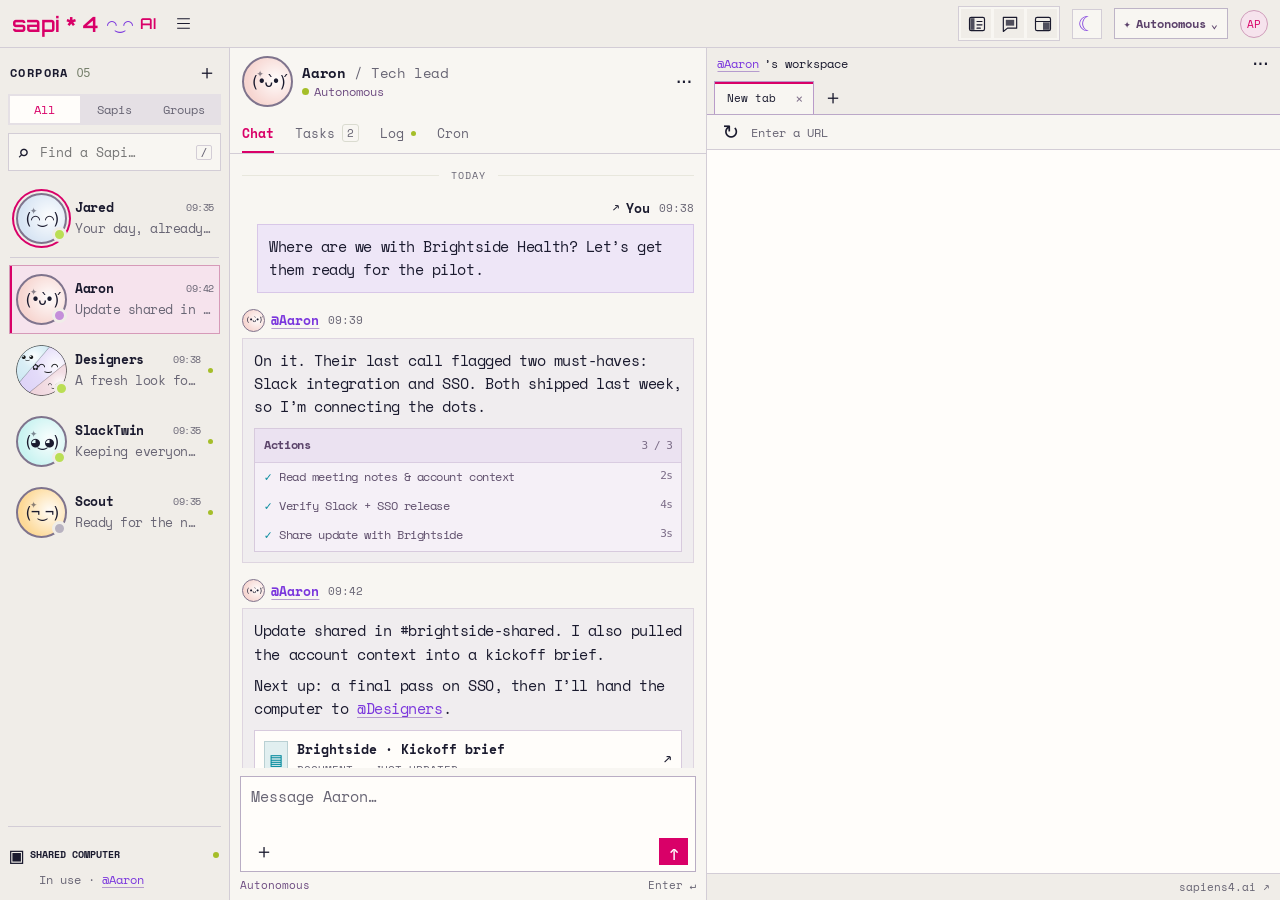
<file: workspace/demo-corpora-ui.html>
<!doctype html>
<html lang="en">
<head>
  <meta charset="utf-8">
  <meta name="viewport" content="width=device-width, initial-scale=1">
  <meta name="theme-color" content="#f1ede3">
  <title>sapi*4 ◠‿◠ AI — Workspace</title>
  <style>
:root{--ink:#202321;--paper:#f1ede3;--panel:#fffdf7;--line:#d9d6cd;--muted:#77796f;--acid:#fdd997;--green:#416651;--rose:#f7d6d1;--aqua:#c9f3f1;--lavender:#dbd0f7;--shadow:3px 3px 0 var(--ink)}
*{box-sizing:border-box}body{margin:0;background:var(--paper);color:var(--ink);font-family:'DM Sans',sans-serif;font-size:13px}button,input,textarea,select{font:inherit;color:inherit}button,a,input,textarea,select{-webkit-tap-highlight-color:transparent}button{cursor:pointer}button{border:0;background:none}button:disabled{cursor:default;opacity:.45}button:focus-visible,a:focus-visible{outline:3px solid #9671da;outline-offset:3px}input:focus,textarea:focus,select:focus{outline:2px solid #a2947a;outline-offset:1px}a{color:inherit}button:hover{filter:brightness(.97)}h1,h2,h3,p{margin:0}h1,h2,h3,.display{font-family:'Space Grotesk',sans-serif}button{transition:background .15s,box-shadow .15s,transform .15s}svg{vertical-align:middle}small{font-size:11px}strong{font-weight:650}.app{height:100dvh;min-height:640px;display:flex;flex-direction:column}.app-header{height:76px;min-height:76px;display:flex;align-items:center;border-bottom:2px solid var(--ink);padding:0 24px;gap:24px}.wordmark{font-family:'Space Grotesk',sans-serif;font-size:44px;line-height:1;font-weight:700;letter-spacing:-4px;text-decoration:none;width:190px}.brand-spark{display:inline-block;font-size:38px;margin-left:5px;color:var(--ink);vertical-align:top}.workspace-name{padding-left:23px;border-left:1px solid #c7c4b9;display:grid;gap:4px}.workspace-name strong{font-size:13px}.workspace-name strong span{margin-left:18px}.tiny-label,.small-heading,.eyebrow{font:500 10px 'Space Grotesk',sans-serif;letter-spacing:1.6px}.header-status{margin-left:auto;display:flex;align-items:center;gap:8px;color:#64685c;font-size:12px}.status-dot{display:inline-block;flex-shrink:0;width:7px;height:7px;border-radius:50%;background:#719873}.pill{display:flex;align-items:center;gap:8px;padding:9px 13px;border:1px solid var(--ink);border-radius:22px;background:#e6e8da;font-size:12px;font-weight:600}.user-avatar{border:1.5px solid var(--ink);border-radius:50%;height:34px;width:34px;background:var(--rose);font-size:11px}.main-grid{flex:1;min-height:0;display:grid;grid-template-columns:238px minmax(350px,420px) minmax(420px,1fr)}.sidebar{border-right:1.5px solid var(--ink);display:flex;flex-direction:column;min-height:0;padding:24px 14px 0}.sidebar-heading{display:flex;align-items:center;justify-content:space-between;margin:0 7px 20px}.sidebar-heading h1{font-size:18px;letter-spacing:-.6px}.sidebar-heading h1 span{font:400 11px 'DM Sans';color:var(--muted);margin-left:10px}.icon-button{width:28px;height:28px;display:inline-grid;place-items:center;font-size:21px;border-radius:4px;flex-shrink:0}.icon-button:hover{background:#e6e2d7}.scope-switch{display:flex;padding:3px;background:#e7e3d9;border-radius:5px;margin-bottom:17px}.scope-switch button{flex:1;font-size:11px;padding:6px 2px;border-radius:3px;color:#6d7065}.scope-switch button.active{background:var(--panel);box-shadow:0 1px 3px #00000015;color:var(--ink)}.search-field{display:flex;align-items:center;gap:8px;padding:8px 9px;border:1px solid #d1cec4;border-radius:4px;margin-bottom:18px}.search-field span{font-size:21px;line-height:14px}.search-field input{background:none;border:0;min-width:0;width:100%;font-size:11px}.search-field kbd{border:1px solid #ccc8bd;border-radius:2px;padding:0 4px;color:#8d8b82;font-size:10px}.agent-list{display:flex;flex-direction:column;gap:5px;overflow:auto;padding:1px 0 12px}.agent-row{display:flex;align-items:center;gap:11px;text-align:left;width:100%;padding:12px 7px;border:1px solid transparent;border-radius:5px;position:relative}.agent-row.active{background:var(--panel);border-color:var(--ink);box-shadow:2px 2px 0 #252822}.agent-row:hover:not(.active){background:#e8e3d9}.avatar{position:relative;display:inline-flex;align-items:center;justify-content:center;border:1.4px solid var(--ink);border-radius:50%;width:42px;height:42px;flex-shrink:0;background:radial-gradient(circle at 67% 46%,#ffffffee 0%,#ffffffaa 20%,#ffffff00 70%),var(--avatar-color);font-family:'SF Mono',monospace;font-size:12px;letter-spacing:-1.3px;white-space:nowrap}.avatar:before{content:'✦';position:absolute;top:5px;left:8px;font-size:8px;opacity:.5}.avatar .presence{position:absolute;bottom:0;right:-1px;border:2px solid var(--paper);background:#7b9e76;border-radius:50%;width:10px;height:10px}.avatar .presence.busy{background:#d29c48}.avatar .presence.idle{background:#b9bdb2}.avatar.large{width:43px;height:43px;font-size:13px}.avatar.mini{width:23px;height:23px;font-size:7px;letter-spacing:-1px}.avatar.mini:before{display:none}.agent-row-copy{min-width:0;flex:1}.agent-row-name{display:flex;align-items:center;justify-content:space-between;gap:4px;font-weight:650;font-size:12px}.agent-row-name small{font-size:9px;font-weight:400;color:#8c8f82}.agent-row-copy p{font-size:10px;margin-top:5px;color:#74776c;white-space:nowrap;overflow:hidden;text-overflow:ellipsis}.unread-dot{height:5px;width:5px;border-radius:50%;background:#668568}.sidebar-bottom{margin-top:auto;padding-top:20px}.small-heading{display:flex;justify-content:space-between;font-size:9px;color:#75786c;padding:0 7px;margin-bottom:10px}.resource-card{display:flex;gap:10px;align-items:center;text-align:left;border:1px solid #cecbbf;border-radius:5px;width:100%;padding:12px 9px;background:#e9e7dd}.computer-icon{font-size:22px}.resource-card strong{font-size:11px;display:block}.resource-card small{display:block;font-size:10px;margin-top:4px;color:#767a6c}.resource-card>.status-dot{margin-left:auto}.team-note{display:flex;align-items:center;gap:12px;padding:26px 7px 22px}.note-spark{font-size:38px;color:#a2a690}.team-note p{font-size:12px;color:#787c6d;line-height:1.5}.team-note strong{font-weight:500;color:#454c3f}.text-button{display:flex;align-items:center;gap:8px;padding:7px 0;font-size:12px}.full-row{width:100%;padding:12px 7px}.count{margin-left:auto;font-size:10px;color:#7c8172}.demo-note{border-top:1px solid #d1cec2;margin-top:9px;display:flex;align-items:center;gap:8px;padding:14px 7px;font-size:8px;letter-spacing:1.15px;color:#757969}.demo-note .status-dot{height:5px;width:5px}.conversation{background:var(--panel);border-right:1.5px solid var(--ink);display:flex;flex-direction:column;min-width:0;min-height:0}.agent-heading{display:flex;gap:12px;align-items:center;padding:21px 22px 19px;height:84px}.agent-heading h2{font-size:17px;letter-spacing:-.6px;margin-bottom:5px}.agent-heading p{font-size:10px;color:#777e6e;display:flex;align-items:center;gap:5px}.agent-heading .icon-button{margin-left:auto}.conversation-tabs{display:flex;gap:22px;border-bottom:1px solid var(--line);padding:0 22px}.conversation-tabs button{font-size:12px;padding:13px 0;border-bottom:2px solid transparent;color:#808375;display:flex;align-items:center;gap:7px}.conversation-tabs button.active{border-bottom-color:var(--ink);color:var(--ink);font-weight:650}.conversation-tabs button span:not(.log-dot){font-size:9px;padding:1px 4px;border:1px solid #dadbd0;border-radius:3px}.log-dot{height:5px;width:5px;border-radius:50%;background:#8fa281}.conversation-body{flex:1;overflow:auto;min-height:0;padding:23px 22px;scroll-behavior:smooth}.day-divider{display:flex;align-items:center;gap:12px;color:#96988c;font-size:9px;letter-spacing:.7px;margin:0 0 25px}.day-divider:before,.day-divider:after{content:'';height:1px;background:#e8e7dd;flex:1}.message{margin-bottom:22px}.message.user{margin-left:28px}.message-meta{display:flex;align-items:center;gap:7px;font-size:10px;margin-bottom:8px}.message-meta time{font-size:9px;color:#999c90;margin-left:3px}.user .message-meta{justify-content:flex-end}.message-bubble{font-size:12px;line-height:1.7;background:#f0eee6;border:1px solid #e5e3d9;border-radius:0 9px 9px 9px;padding:13px 14px}.user .message-bubble{background:#e9ecdF;border-color:#d8ddcd;border-radius:9px 0 9px 9px}.message-bubble p+p{margin-top:10px}.message-bubble b{font-weight:650}.message-bubble a,.inline-link{color:#527359;text-decoration:underline;text-underline-offset:3px}.execution-card{border:1px solid #d7d8ca;border-radius:5px;margin:12px 0;background:#f9f9f2;overflow:hidden}.execution-title{display:flex;align-items:center;gap:6px;padding:11px 12px;font-size:10px;font-weight:600;background:#edf0e3;border-bottom:1px solid #dce0d2}.execution-title span:last-child{margin-left:auto;font:400 9px monospace;color:#7e8776}.execution-line{display:flex;align-items:center;gap:8px;padding:8px 12px;font-size:10px;color:#646b59}.execution-line:first-of-type{padding-top:13px}.execution-line:last-child{padding-bottom:13px}.check{color:#628559}.execution-line time{margin-left:auto;color:#a0a48e;font:9px monospace}.artifact-link{display:flex;align-items:center;gap:12px;padding:13px 12px;border:1px solid #c8cbbd;border-radius:4px;text-align:left;background:#fffdf7;width:100%;margin-top:13px;box-shadow:2px 2px 0 #e1e0d5}.file-icon{font-size:22px;border:1px solid #a5b697;border-radius:3px;background:#e4eadb;padding:3px 6px}.artifact-link strong{display:block;font-size:11px}.artifact-link small{display:block;font-size:9px;color:#929782;margin-top:4px}.artifact-link>span:last-child{margin-left:auto}.message-foot{display:flex;align-items:center;gap:5px;margin-top:8px;font-size:9px;color:#89917b}.suggestions{display:flex;flex-wrap:wrap;gap:7px;margin-top:16px}.suggestions button{border:1px solid #d9ddcc;border-radius:4px;font-size:10px;padding:7px 9px;background:#fbfcf6;color:#606e53}.composer-area{padding:12px 18px 14px}.composer{border:1px solid #bfc4b2;border-radius:7px;background:#fffef9;box-shadow:0 3px 10px #323b2810;overflow:hidden}.composer textarea{display:block;width:100%;resize:none;background:none;border:0;padding:13px;font-size:12px;line-height:1.5;min-height:57px;max-height:150px}.composer textarea:focus{outline:0}.composer:focus-within{outline:2px solid #a9b497}.composer-bottom{display:flex;align-items:center;padding:0 9px 9px;gap:7px}.composer-bottom>span{font-size:9px;color:#929986}.send-button{margin-left:auto;border:1px solid var(--ink);height:29px;width:30px;background:var(--acid);border-radius:4px;font-size:20px}.composer-hint{display:flex;justify-content:space-between;font-size:8px;color:#9a9f8c;margin-top:9px;gap:10px}.composer-hint span:first-child{color:#6f7e60}.workspace{min-width:0;background:#f6f3eb;display:flex;flex-direction:column;min-height:0}.workspace-heading{height:45px;min-height:45px;display:flex;align-items:center;padding:0 20px;gap:14px}.workspace-heading .tiny-label{font-size:9px;color:#73786a}.workspace-subtitle{font-size:10px;color:#9a9d90}.workspace-heading .icon-button{margin-left:auto}.browser-tabs-wrap{display:flex;border-bottom:1.5px solid var(--ink);padding:0 12px;min-height:39px;gap:5px}.browser-tabs{display:flex;min-width:0;overflow:auto;scrollbar-width:none;gap:3px;padding-top:2px;flex:0 1 auto}.workspace-tab{display:flex;align-items:center;gap:10px;border:1px solid transparent;border-bottom:0;border-radius:5px 5px 0 0;padding:0 9px;background:#e8e6dc;min-width:105px;max-width:180px;flex-shrink:0;font-size:10px}.workspace-tab.active{background:var(--panel);border-color:var(--ink);position:relative}.workspace-tab .tab-select{display:flex;align-items:center;gap:7px;flex:1;text-align:left;padding:11px 0;white-space:nowrap;overflow:hidden;text-overflow:ellipsis}.tab-icon{font-size:13px}.tab-close{padding:2px;font-size:12px;color:#929487}.add-tab{font-size:20px;width:28px;flex-shrink:0}.workspace-content{flex:1;min-height:0;overflow:auto;padding:24px}.workspace-footer{border-top:1px solid #d8d8cc;display:flex;justify-content:space-between;gap:12px;padding:10px 17px;font-size:8px;color:#89917a;letter-spacing:.3px}.workspace-footer span:last-child{font-size:7px;letter-spacing:1px}.section-title{display:flex;align-items:center;gap:10px;margin-bottom:20px}.section-title h2{font-size:24px;letter-spacing:-1px;font-weight:600}.section-title p{font-size:11px;color:#818675;margin-top:5px}.section-title .actions{margin-left:auto}.eyebrow{font-size:9px;color:#868b79;margin-bottom:7px}.tag{display:inline-flex;align-items:center;gap:5px;padding:4px 7px;border:1px solid #c5cbb7;background:#edf0e2;border-radius:3px;font-size:9px;white-space:nowrap}.tag.amber{background:#f8e7c5;border-color:#d4c094}.tag.gray{background:#e9e8df;border-color:#d4d5c7}.tag.lilac{background:#ece6f8;border-color:#cfc0e2}.button{display:inline-flex;align-items:center;justify-content:center;gap:7px;border:1px solid var(--ink);background:var(--panel);padding:8px 11px;border-radius:3px;font-size:10px;font-weight:550;min-height:32px}.button.primary{background:var(--acid);box-shadow:2px 2px 0 var(--ink)}.button.primary:hover{transform:translate(1px,1px);box-shadow:1px 1px 0 var(--ink)}.button.danger{color:#9d463e;border-color:#b26c60}.button.soft{border-color:#cdd1c0;background:#eeeee3}.actions{display:flex;gap:7px;align-items:center;flex-wrap:wrap}.lock-banner{display:flex;align-items:center;gap:10px;padding:13px;border:1px solid #b8c7a5;background:#e8eddf;border-radius:4px;margin-bottom:17px}.lock-banner strong{display:block;font-size:11px}.lock-banner p{font-size:10px;color:#7d896e;margin-top:4px}.lock-banner .tag{margin-left:auto;background:#dbe4cb;border-color:#aabc94}.lock-symbol{font-size:20px}.computer-window{border:1.5px solid var(--ink);border-radius:6px;overflow:hidden;box-shadow:3px 3px 0 #deddd1;background:#fffdf7}.computer-toolbar{display:flex;align-items:center;background:#e9e8df;padding:10px;gap:6px;border-bottom:1px solid #cecfc0}.traffic{display:flex;gap:4px;padding:0 4px}.traffic i{height:6px;width:6px;border-radius:50%;background:#c7cbbd}.traffic i:first-child{background:#d8b0a3}.traffic i:nth-child(2){background:#dfcd92}.traffic i:last-child{background:#adc1a0}.address{margin-left:10px;background:#f9f8f1;border-radius:3px;padding:5px 10px;flex:1;font-size:9px;color:#8b9181;overflow:hidden;white-space:nowrap}.computer-toolbar>.tag{font-size:8px;border:0;background:none}.mock-screen{min-height:266px;position:relative;display:flex}.mock-rail{width:47px;background:#efe9f4;border-right:1px solid #e2daea;display:flex;flex-direction:column;align-items:center;padding:15px 0;gap:16px;font-size:17px;color:#8e809f}.mock-rail .slack-symbol{font-size:25px;color:#3b3443;font-weight:700}.mock-channel{flex:1;min-width:0}.channel-header{padding:15px;border-bottom:1px solid #e7e7dc;font-size:12px;font-weight:650;display:flex;justify-content:space-between}.channel-header span{font-size:9px;font-weight:400;color:#8e9383}.channel-post{display:flex;align-items:flex-start;gap:9px;padding:18px 15px 7px}.channel-post .user-avatar{border-radius:4px;width:28px;height:28px;font-size:9px;flex-shrink:0;background:#d9e6ef;border:0;display:grid;place-items:center}.channel-post p{font-size:10px;line-height:1.7}.channel-post strong{font-size:10px}.channel-post time{font-size:8px;color:#a0a28f;margin-left:8px}.posted-card{margin:4px 16px 17px 53px;padding:11px;background:#f5f7ed;border:1px solid #d9dfca;border-radius:4px;line-height:1.7;font-size:10px}.posted-card b{display:block;font-size:10px;margin-bottom:5px}.screen-cursor{position:absolute;right:26px;bottom:21px;display:flex;align-items:center;font-size:10px;gap:5px;color:#60794d}.screen-cursor span{background:#728b5d;color:#fff;padding:4px 7px;border-radius:4px}.computer-caption{display:flex;justify-content:space-between;align-items:center;gap:8px;padding:10px 12px;background:#efeee5;border-top:1px solid #d9dbcb;font-size:9px;color:#8d957f}.computer-caption span:first-child{color:#5d744a}.computer-controls{display:flex;justify-content:space-between;align-items:center;gap:10px;margin:15px 0 26px}.computer-controls>span{font-size:9px;color:#969c87}.subheading{display:flex;justify-content:space-between;align-items:center;margin-bottom:11px}.subheading h3{font-size:12px;font-weight:550}.subheading span{font-size:9px;color:#8c947d}.queue{border-top:1px solid #cfd4c1}.queue-row{display:flex;align-items:center;gap:10px;padding:12px 0;border-bottom:1px solid #d8dccd}.queue-position{font:9px monospace;color:#9ba48a;width:16px}.queue-row .avatar{width:30px;height:30px;font-size:9px}.queue-row-copy{flex:1}.queue-row strong{font-size:10px}.queue-row p{font-size:9px;color:#909981;margin-top:4px}.queue-row>.tag{font-size:8px}.queue-row>button{font-size:10px}.resource-help{font-size:10px;color:#8c967d;line-height:1.6;padding-top:13px}.overview-hero{border:1.5px solid var(--ink);padding:20px;background:var(--acid);box-shadow:3px 3px 0 var(--ink);position:relative;margin:4px 3px 24px 0}.overview-hero h2{font-size:27px;letter-spacing:-1px;line-height:1.13;max-width:280px}.overview-hero p{font-size:11px;margin-top:12px;max-width:310px;line-height:1.6}.overview-hero .hero-spark{position:absolute;right:20px;top:16px;font-size:50px;color:#8d723b;opacity:.45}.metrics{display:grid;grid-template-columns:repeat(3,1fr);border-bottom:1px solid #cbcebd;padding-bottom:22px;margin-bottom:22px}.metric{border-right:1px solid #d1d4c2;padding-left:16px}.metric:first-child{padding-left:0}.metric:last-child{border:0}.metric strong{font:500 27px 'Space Grotesk'}.metric p{font-size:10px;color:#818a72;margin-top:4px}.task-card{border:1px solid #d0d4c2;background:var(--panel);padding:15px;border-radius:5px;margin-bottom:10px;text-align:left;width:100%;display:block}.task-card:hover{border-color:#8f9d7f}.task-card h3{font-family:'DM Sans';font-size:12px;line-height:1.5;font-weight:600}.task-card p{color:#858e76;font-size:10px;margin-top:5px;line-height:1.6}.task-card-top{display:flex;align-items:center;justify-content:space-between;gap:8px;margin-bottom:10px}.task-card-bottom{display:flex;align-items:center;gap:7px;margin-top:14px;font-size:9px;color:#8b947b}.task-card-bottom>.tag{margin-left:auto}.progress-track{height:4px;background:#e8ebdf;border-radius:2px;margin-top:13px}.progress-track span{height:4px;display:block;background:#a6b492;border-radius:2px}.list-heading{display:flex;align-items:center;justify-content:space-between;margin-bottom:17px}.list-heading h3{font-size:15px;letter-spacing:-.4px}.empty{padding:35px 14px;text-align:center;color:#879179;font-size:12px;line-height:1.8}.log-row{padding:0 0 22px 16px;border-left:1px solid #d7decb;position:relative;margin-left:5px}.log-row:before{content:'';position:absolute;width:7px;height:7px;left:-4px;top:4px;background:#9eae8b;border:2px solid var(--panel);border-radius:50%}.log-row time{font:9px monospace;color:#9ca58f}.log-row strong{font-size:11px;display:block;margin:6px 0}.log-row p{font-size:10px;color:#8b957e;line-height:1.6}.schedule-card{border:1px solid #cbd2bf;border-radius:5px;background:#f8f9f1;padding:14px;margin-bottom:12px}.schedule-card h3{font:600 12px 'DM Sans'}.schedule-card p{font-size:10px;color:#869279;margin:7px 0;line-height:1.6}.schedule-card .actions{border-top:1px solid #dde2d3;padding-top:10px;margin-top:12px;justify-content:space-between}.schedule-meta{font:9px monospace;color:#93a081}.switch{width:29px;height:17px;border-radius:12px;background:#8d9f7a;padding:2px;display:inline-flex;align-items:center}.switch:before{content:'';height:13px;width:13px;border-radius:50%;background:white;transform:translateX(12px)}.switch.off{background:#c6cbbd}.switch.off:before{transform:translateX(0)}.doc-page{border:1px solid #d1d3c5;background:#fffef9;padding:28px;box-shadow:3px 3px 0 #e2e4d6}.doc-page .doc-icon{font-size:31px;margin-bottom:18px}.doc-page h2{font-size:28px;letter-spacing:-1.2px;line-height:1.15}.doc-meta{font-size:9px;color:#879377;display:flex;align-items:center;gap:7px;border-bottom:1px solid #dde1d1;padding:14px 0 20px;margin-bottom:24px}.doc-page h3{font-size:13px;margin:22px 0 10px}.doc-page p,.doc-page li{font-size:11px;line-height:1.8;color:#657256}.doc-page ul{padding-left:18px}.doc-callout{background:#eef1e3;border-left:3px solid #a7b88b;padding:12px;margin:17px 0;font-size:11px;line-height:1.7;color:#65774e}.artifact-list{display:grid;gap:10px}.artifact-item{border:1px solid #cdd4bf;background:#fffef8;border-radius:4px;display:flex;align-items:center;gap:13px;padding:15px;text-align:left}.artifact-item strong{font-size:12px;display:block}.artifact-item p{font-size:10px;color:#879478;margin-top:5px}.artifact-item>span:last-child{margin-left:auto}.repo-title{border-bottom:1px solid #cfd4c2;padding-bottom:15px;margin-bottom:18px;font:500 15px 'Space Grotesk'}.repo-item{border:1px solid #cfd4c2;background:var(--panel);border-radius:4px;padding:14px;margin-bottom:10px;display:flex;gap:10px;align-items:flex-start;text-align:left;width:100%}.repo-item strong{font-size:11px}.repo-item p{font-size:10px;color:#929b85;margin-top:6px}.repo-item .tag{margin-left:auto}.connection-grid{display:grid;grid-template-columns:1fr 1fr;gap:10px}.connection-card{padding:17px;border:1px solid #d4dac7;border-radius:5px;background:var(--panel);text-align:left}.connection-card strong{display:block;font-size:13px;margin:8px 0}.connection-card p{font-size:10px;color:#8e9b7d}.connection-card .connection-logo{font-size:25px}.connection-card .tag{margin-top:18px}.event-alert{padding:11px 13px;background:#f4e4bc;border:1px solid #cfbc8c;border-radius:4px;margin-bottom:14px;font-size:11px;line-height:1.6}.attachment-chip{display:flex;align-items:center;gap:8px;font-size:10px;background:#eceddf;padding:8px;margin-bottom:7px;border-radius:3px}.attachment-chip button{margin-left:auto}.typing{color:#8d967d;font-size:11px;padding:5px 0 15px}.custom-link{padding:16px;border:1px solid #ccd3bd;border-radius:4px;background:#fffef9;display:flex;align-items:center;gap:10px;margin-top:16px;word-break:break-word}.custom-link a{font-size:12px;color:#668052}.tab-hint{font-size:9px;color:#9aa28c;margin-top:12px;text-align:right}dialog{border:1.5px solid var(--ink);border-radius:7px;width:min(490px,calc(100vw - 32px));padding:22px;background:var(--panel);box-shadow:7px 7px 0 #20232166;color:var(--ink)}dialog::backdrop{background:#21272066;backdrop-filter:blur(3px)}.modal-top{display:flex;align-items:center;justify-content:space-between;margin-bottom:14px}.modal-top .tiny-label{color:#8b947d}#modal-content h2{font-size:24px;letter-spacing:-.8px;margin-bottom:10px}#modal-content>p{font-size:12px;color:#7c886c;line-height:1.7;margin-bottom:20px}.form-stack{display:grid;gap:15px}.form-stack label{font-size:11px;font-weight:550;display:grid;gap:7px}.form-stack input,.form-stack select,.form-stack textarea{width:100%;padding:10px;border:1px solid #c1cbb4;border-radius:4px;background:#fbfcf5;font-size:12px}.form-stack textarea{min-height:170px;resize:vertical;line-height:1.7}.form-stack .button{margin-top:4px;font-size:12px}.form-row{display:grid;grid-template-columns:1fr 1fr;gap:12px}.tab-type-grid{display:grid;grid-template-columns:1fr 1fr;gap:8px;margin:19px 0}.tab-type{border:1px solid #c4ccb7;border-radius:4px;background:#f7f9ee;padding:14px;text-align:left;font-size:12px;display:flex;align-items:center;gap:10px}.tab-type span{font-size:20px}.modal-actions{display:flex;gap:8px;margin-top:21px;justify-content:flex-end}.settings-row{display:flex;align-items:center;gap:12px;border-bottom:1px solid #dbe1cf;padding:14px 0;font-size:12px}.settings-row label{flex:1}.settings-row select{max-width:165px;padding:7px;border:1px solid #c2cdb2;border-radius:4px;background:#f5f8eb;font-size:11px}.settings-row p{font-size:10px;color:#8d9a7b;margin-top:5px}.settings-row .button{margin-left:auto}.toast{position:fixed;bottom:22px;left:50%;transform:translate(-50%,15px);padding:12px 18px;border:1px solid var(--ink);background:var(--ink);color:#f9f5e9;border-radius:5px;font-size:12px;box-shadow:3px 3px 0 #aaa88d;opacity:0;pointer-events:none;transition:.2s;z-index:10;max-width:calc(100vw - 32px);line-height:1.5}.toast.visible{opacity:1;transform:translate(-50%,0)}.muted{color:#8c977c}.no-margin{margin:0}.status-selector{border:1px solid #c5cfb6;background:#f7f9ef;padding:6px;border-radius:3px;font-size:11px}.agent-profile{display:flex;gap:15px;align-items:center;margin:8px 0 22px}.agent-profile .avatar{width:70px;height:70px;font-size:20px}.form-hint{font-size:10px;color:#919e7e;line-height:1.6}.auto-choice{display:flex;align-items:center;gap:12px;border:1px solid #d0d8c2;padding:13px;margin:9px 0;border-radius:4px;text-align:left;width:100%;background:#f8f9f0}.auto-choice.selected{border-color:#3c5231;background:#e7ecd9}.auto-choice strong{display:block;font-size:12px}.auto-choice small{display:block;color:#849272;line-height:1.5;margin-top:4px}.auto-choice>span:first-child{font-size:22px}.command-empty{border:1px dashed #c5cfb5;padding:24px;text-align:center;margin-top:12px}.computer-paused{background:#efe8d6;border-color:#cbbc9a}.screen-paused .screen-cursor{display:none}[hidden]{display:none!important}
@media(min-width:1550px){.main-grid{grid-template-columns:252px 460px minmax(450px,1fr)}.conversation-body{padding:27px}.message-bubble{font-size:13px}.workspace-content{padding:30px}.mock-screen{min-height:340px}.channel-post p,.posted-card{font-size:12px}.channel-header{font-size:14px}.wordmark{width:204px}}
@media(max-width:1200px){.main-grid{grid-template-columns:206px minmax(320px,370px) minmax(350px,1fr)}.sidebar{padding-left:10px;padding-right:10px}.wordmark{width:158px}.app-header{gap:17px}.workspace-content{padding:18px}.conversation-body{padding:20px 17px}.agent-heading{padding:20px 17px}.conversation-tabs{padding:0 17px}.workspace-subtitle{display:none}.computer-controls{align-items:flex-start;flex-direction:column}.section-title h2{font-size:21px}.composer-hint span:last-child{display:none}.workspace-footer span:last-child{display:none}.workspace-tab{min-width:95px}.scope-switch button{font-size:10px}.header-status{font-size:10px}.team-note{padding-top:20px;padding-bottom:17px}}
@media(max-width:1000px){.app{height:auto;min-height:100dvh}.main-grid{grid-template-columns:195px minmax(300px,1fr);flex:1}.sidebar{grid-row:1 / 3}.conversation{height:700px;border-right:0}.workspace{grid-column:2;border-top:1.5px solid var(--ink);min-height:700px}.workspace-content{overflow:visible}.header-status{display:none}.pill{margin-left:auto}.wordmark{width:145px}.workspace-name{padding-left:13px}.workspace-subtitle{display:block}.sidebar-bottom{position:sticky;bottom:0}.browser-tabs{flex:1}.workspace-tab{flex:1}.computer-controls{flex-direction:row;align-items:center}.workspace-footer span:last-child{display:block}}
@media(max-width:600px){.app-header{height:65px;min-height:65px;padding:0 16px;gap:12px}.wordmark{font-size:38px;width:auto}.brand-spark{font-size:30px}.workspace-name{display:none}.pill{font-size:10px;padding:7px 10px}.user-avatar{width:30px;height:30px}.main-grid{display:flex;flex-direction:column}.sidebar{border-right:0;border-bottom:1.5px solid var(--ink);padding:15px 14px 9px}.sidebar-heading{margin:0 0 10px}.sidebar-heading h1{font-size:15px}.scope-switch{position:absolute;top:81px;left:135px;width:170px;margin:0}.sidebar-heading .icon-button{margin-left:auto}.search-field{margin:0 0 6px}.agent-list{flex-direction:row;overflow:auto;padding:5px 0;gap:7px}.agent-row{width:150px;min-width:150px;padding:8px 7px;gap:8px}.agent-row .avatar{width:31px;height:31px;font-size:9px}.agent-row-copy p{font-size:9px}.agent-row-name{font-size:11px}.agent-row-name small{display:none}.sidebar-bottom{display:none}.conversation{height:680px;min-height:680px}.agent-heading{height:77px}.conversation-tabs{gap:30px}.message.user{margin-left:30px}.workspace{min-height:740px}.workspace-content{padding:18px 15px}.workspace-heading{padding:0 15px}.workspace-footer span:last-child{display:none}.workspace-tab{min-width:100px}.workspace-tab .tab-select{font-size:9px}.computer-controls{flex-wrap:wrap}.computer-controls>.actions{flex-wrap:wrap}.section-title{flex-wrap:wrap}.section-title .actions{margin-left:auto}.section-title h2{font-size:22px}.connection-grid{gap:8px}.scope-switch button{padding:4px 0}.doc-page{padding:20px}.workspace-heading .workspace-subtitle{font-size:9px}.composer-hint{font-size:9px}.toast{bottom:15px}.overview-hero h2{font-size:26px;max-width:240px}.hero-spark{display:none}.channel-header span{display:none}}
@media(prefers-reduced-motion:reduce){*,*::before,*::after{scroll-behavior:auto!important;transition:none!important}}
@media(min-width:1001px) and (max-height:820px){.sidebar{padding-top:17px}.sidebar-heading{margin-bottom:12px}.scope-switch{margin-bottom:10px}.search-field{margin-bottom:10px}.agent-row{padding-top:9px;padding-bottom:9px}.sidebar-bottom{padding-top:12px}.team-note{display:none}.small-heading{margin-bottom:8px}.resource-card{padding-top:10px;padding-bottom:10px}.demo-note{padding-top:12px;padding-bottom:12px}.agent-list{min-height:260px}.full-row{padding-top:10px;padding-bottom:10px}}
@media(max-width:600px){.scope-switch{position:static;width:auto;margin-bottom:10px}.sidebar-heading{margin-bottom:10px}.agent-list{min-height:0}.composer textarea,.form-stack input,.form-stack textarea,.form-stack select{font-size:16px}.workspace-footer{font-size:9px}}
.agent-heading>div{min-width:0}.agent-heading h2{overflow-wrap:anywhere}.workspace-tab .tab-select{max-width:150px}.queue-row-copy{min-width:0;overflow-wrap:anywhere}.lock-banner>div{min-width:0}.lock-banner strong{overflow-wrap:anywhere}

/* Compact workspace: readable content, restrained chrome, independent panes. */
:root{--muted:#62695c;--line:#d0d2c5}
body{font-size:14px}
.app{height:100dvh;min-height:400px}
.app-header{height:48px;min-height:48px;padding:0 12px;gap:12px;border-bottom-width:1px}
.wordmark{width:auto;display:flex;align-items:center;gap:9px;white-space:nowrap;font-size:24px;letter-spacing:-1.2px;line-height:1}
.brand-name{font-weight:700}.brand-face{font:500 16px monospace;letter-spacing:-1.5px}.brand-ai{font:600 12px 'Space Grotesk',sans-serif;letter-spacing:0}
.pane-controls{display:flex;gap:3px;margin-left:auto;border:1px solid #c5c8bb;border-radius:4px;padding:2px}
.pane-toggle{width:30px;height:29px;display:grid;place-items:center;border-radius:2px;color:#777d70;background:transparent}
.pane-toggle svg{width:20px;height:20px;fill:none;stroke:currentColor;stroke-width:1.4;stroke-linecap:round;stroke-linejoin:round}
.pane-toggle .pane-fill{fill:currentColor;stroke:none;opacity:.14}.pane-toggle[aria-pressed="true"]{background:#dddFcf;color:#2e3928}.pane-toggle[aria-pressed="true"] .pane-fill{opacity:.75}
.pane-toggle[aria-pressed="false"]{color:#878d80}.pane-toggle:hover{background:#e4e6d9}
.pill{margin-left:0;font-size:12px;padding:6px 9px;gap:5px;min-height:30px}.user-avatar{height:28px;width:28px;font-size:11px}
.main-grid{display:grid;flex:1;min-height:0;overflow:hidden}
.sidebar{grid-column:1;grid-row:1;padding:10px 8px 0;min-width:0;min-height:0;border-right:1px solid #bfc4b3;display:flex;flex-direction:column}
.sidebar-heading{margin:0 2px 8px;min-height:28px}.sidebar-heading h1{font:600 12px 'Space Grotesk',sans-serif;letter-spacing:1.4px}.sidebar-heading h1 span{font:400 12px 'DM Sans',sans-serif;color:#737d68;margin-left:8px;letter-spacing:0}
.scope-switch{position:static;width:auto;margin:0 0 8px;padding:2px;border-radius:3px;flex-shrink:0}
.scope-switch button{font-size:12px;padding:5px 0;color:#5c6651}
.search-field{margin:0 0 8px;padding:7px 8px;flex-shrink:0}.search-field input{font-size:13px}.search-field kbd{font-size:11px}
.agent-list{gap:2px;min-height:0;overflow:auto;flex:1;padding:0 1px 8px;display:flex;flex-direction:column}
.agent-row{width:100%;min-width:0;padding:8px 6px;gap:8px;border-radius:3px;flex-shrink:0}.agent-row.active{box-shadow:1px 1px 0 #252822}
.agent-row .avatar{height:51px;width:51px;font-size:15px;letter-spacing:-1.95px}.agent-row-name{font-size:14px;line-height:1.3;gap:5px}.agent-row-name small{font-size:11px;color:#707967;display:block}.agent-row-copy p{font-size:13px;line-height:1.4;margin-top:3px;color:#64705a}
.sidebar-bottom{position:static;flex-shrink:0;margin-top:auto;padding:8px 0;border-top:1px solid #c5cabc}
.resource-card{background:none;border:0;padding:4px 3px;gap:8px;align-items:center;border-radius:2px}.resource-card:hover{background:#e4e6d9}.resource-card>span:nth-child(2){min-width:0;flex:1}.resource-card strong{font:600 10px 'Space Grotesk',sans-serif;letter-spacing:.6px}.resource-card small{font-size:12px;color:#5b6b4d;margin-top:3px;line-height:1.4;overflow-wrap:anywhere}.computer-icon{font-size:22px}.resource-card .status-dot{height:6px;width:6px}.status-dot.idle{background:#a2a797}.status-dot.paused{background:#b98735}
.conversation{grid-column:2;grid-row:1;height:auto;min-height:0;border-right:1px solid #bfc4b3;display:flex;flex-direction:column}
.agent-heading{height:67px;min-height:67px;padding:8px 12px;gap:9px}.agent-heading .avatar{width:51px;height:51px;font-size:15px;letter-spacing:-1.95px}.agent-heading h2{font-size:15px;letter-spacing:-.3px;margin-bottom:3px;line-height:1.25}.agent-heading p{font-size:12px;color:#5f7152;line-height:1.2}.agent-heading .icon-button{width:25px;height:25px}
.conversation-tabs{padding:0 12px;gap:21px;flex-shrink:0}.conversation-tabs button{font-size:13px;padding:8px 0;color:#68765b}.conversation-tabs button span:not(.log-dot){font-size:11px;padding:0 4px}
.conversation-body{padding:14px 12px;flex:1;min-height:0;overflow:auto}
.day-divider{margin:0 0 15px;font-size:10px;letter-spacing:1px;color:#738166}
.message{margin-bottom:16px}.message.user{margin-left:15px}.message-meta{font-size:13px;margin-bottom:6px;gap:6px}.message-meta time{font-size:11px;color:#747f69}
.message-bubble{font-size:15px;line-height:1.55;padding:10px 11px;border-radius:0 5px 5px 5px;background:#eeeee5;color:#283021}.user .message-bubble{border-radius:5px 0 5px 5px}.message-bubble p+p{margin-top:8px}
.execution-card{margin:10px 0 0}.execution-title{font-size:12px;padding:8px 9px;line-height:1.4}.execution-title span:last-child{font:11px monospace}.execution-line{font-size:12px;padding:6px 9px;line-height:1.4;color:#57694a;align-items:flex-start}.execution-line time{font-size:11px;color:#697b5b;flex-shrink:0}.execution-line:first-of-type{padding-top:8px}.execution-line:last-child{padding-bottom:8px}
.artifact-link{padding:9px;gap:9px;margin-top:10px;box-shadow:none}.artifact-link strong{font-size:13px;line-height:1.4}.artifact-link small{font-size:11px;color:#6c7f5b;margin-top:3px}.file-icon{font-size:19px;padding:3px 5px}.message-foot{font-size:11px;color:#6f7f5e;margin-top:6px}
.suggestions{gap:6px;margin-top:12px}.suggestions button{font-size:12px;padding:6px 8px;color:#526447}.composer-area{padding:8px 10px 7px;flex-shrink:0}.composer{border-radius:4px;box-shadow:none}.composer textarea{font-size:15px;min-height:50px;padding:9px 10px;line-height:1.4}.composer-bottom{padding:0 7px 6px}.composer-bottom>span{display:none}.composer-hint{margin-top:5px;font-size:11px;color:#69785b}.composer-hint span:last-child{display:block}.send-button{width:29px;height:27px}.composer-hint span:first-child{color:#637451}
.workspace{grid-column:3;grid-row:1;min-height:0;min-width:0;border-top:0;display:flex;flex-direction:column}.workspace-heading{height:31px;min-height:31px;padding:0 10px}.workspace-heading .tiny-label{font-size:10px;letter-spacing:1px;color:#637353}.workspace-heading .icon-button{height:24px;width:24px}
.browser-tabs-wrap{padding:0 7px;min-height:34px;gap:3px;border-bottom-width:1px;flex-shrink:0}.browser-tabs{flex:0 1 auto}.workspace-tab{min-width:100px;max-width:185px;flex:0 0 auto;padding:0 7px;border-radius:3px 3px 0 0;gap:5px}.workspace-tab .tab-select{font-size:12px;padding:8px 0;max-width:150px;gap:5px}.tab-close{font-size:14px}.add-tab{width:26px;font-size:20px}
.workspace-content{padding:14px;min-height:0;overflow:auto;flex:1}.workspace-footer{padding:5px 10px;font-size:11px;letter-spacing:0;min-height:24px;color:#6a7a5b}.workspace-footer span:last-child{font-size:11px;letter-spacing:0;display:inline}
.eyebrow{font-size:10px;letter-spacing:.8px;color:#6c7b5d;margin-bottom:4px}.section-title{margin-bottom:12px;gap:8px;flex-wrap:wrap}.section-title h2{font-size:18px;letter-spacing:-.4px}.section-title p{font-size:12px;color:#677757;margin-top:3px}.section-title .actions{margin-left:auto}.tag{font-size:11px;padding:3px 6px;line-height:1.3}.button{font-size:12px;padding:6px 9px;min-height:30px;border-radius:3px}.button.primary{box-shadow:1px 1px 0 var(--ink)}.actions{gap:6px}.text-button{font-size:12px}
.lock-banner{padding:9px;gap:8px;margin-bottom:12px;align-items:flex-start}.lock-banner strong{font-size:14px;line-height:1.3}.lock-banner p{font-size:12px;line-height:1.4;margin-top:4px;color:#61784e}.lock-banner .tag{font-size:10px;padding:3px 5px}.lock-symbol{font-size:19px}
.computer-toolbar{padding:7px;gap:4px}.address{font-size:11px;padding:4px 6px;margin-left:4px}.computer-toolbar>.tag{display:none}.mock-screen{min-height:230px}.mock-rail{width:35px;padding-top:12px;gap:15px;flex-shrink:0}.mock-rail .slack-symbol{font-size:22px}.channel-header{padding:10px;font-size:13px;line-height:1.4}.channel-header span{font-size:10px}.channel-post{padding:12px 10px 5px;gap:7px}.channel-post p{font-size:13px;line-height:1.5}.channel-post strong{font-size:12px}.channel-post time{font-size:10px;color:#7d896e;margin-left:5px}.posted-card{margin:4px 10px 28px 40px;padding:9px;font-size:13px;line-height:1.5}.posted-card b{font-size:13px}.screen-cursor{font-size:11px;bottom:7px;right:12px}.screen-cursor span{padding:3px 6px}.computer-caption{padding:7px 9px;font-size:11px;line-height:1.4}.computer-caption span:last-child{display:none}
.computer-controls{margin:12px 0 17px;display:flex;flex-direction:row;flex-wrap:wrap;align-items:center;gap:8px}.computer-controls>span{font-size:11px;color:#667953}.subheading{margin-bottom:7px;gap:8px}.subheading h3{font-size:13px}.subheading span{font-size:11px}.subheading .text-button{font-size:12px!important}.queue-row{padding:9px 0;gap:8px}.queue-position{font-size:11px}.queue-row strong{font-size:13px}.queue-row p{font-size:12px;line-height:1.4;color:#677e53;margin-top:3px}.queue-row>.tag{font-size:10px}.resource-help{font-size:12px;padding-top:10px;line-height:1.5;color:#657950}
.metrics{padding-bottom:15px;margin-bottom:15px}.metric{padding-left:12px}.metric strong{font-size:23px}.metric p{font-size:12px;color:#667753}.task-card{padding:10px;margin-bottom:8px}.task-card h3{font-size:14px}.task-card p{font-size:13px;line-height:1.5;color:#61764e;margin-top:4px}.task-card-top{margin-bottom:7px}.task-card-bottom{font-size:12px;margin-top:10px}.task-card-bottom>.tag{font-size:10px}.list-heading{margin-bottom:12px;gap:8px}.list-heading h3{font-size:14px;letter-spacing:0}
.log-row{padding-bottom:17px}.log-row time{font-size:11px}.log-row strong{font-size:14px;margin:5px 0}.log-row p{font-size:13px;color:#647953;line-height:1.5}.schedule-card{padding:10px;margin-bottom:9px}.schedule-card h3{font-size:14px}.schedule-card p{font-size:13px;color:#61784f;line-height:1.5}.schedule-meta{font-size:12px;color:#657d51}.schedule-card small{font-size:12px}.schedule-card .actions{padding-top:8px;margin-top:9px}
.doc-page{padding:20px}.doc-page .doc-icon{display:none}.doc-page h2{font-size:22px;letter-spacing:-.5px}.doc-meta{font-size:12px;padding:12px 0 15px;margin-bottom:15px;flex-wrap:wrap;color:#657a52}.doc-page h3{font-size:16px;margin:17px 0 9px}.doc-page p,.doc-page li{font-size:15px;line-height:1.6;color:#526640}.doc-callout{font-size:13px;padding:10px;margin:14px 0;line-height:1.5}
.artifact-item{padding:12px;gap:10px}.artifact-item strong{font-size:14px}.artifact-item p{font-size:12px;color:#63794f}.repo-item{padding:11px}.repo-item strong{font-size:14px}.repo-item p{font-size:12px;color:#61764e;line-height:1.5}.connection-card{padding:13px}.connection-card strong{font-size:15px}.connection-card p{font-size:12px;color:#63784f}.connection-card .tag{margin-top:12px}.custom-link a{font-size:14px}.empty{font-size:14px;padding:22px 12px;color:#667956}.attachment-chip{font-size:12px}.typing{font-size:13px}.muted{color:#687d54}
.overview-hero{padding:14px;margin-bottom:15px}.overview-hero h2{font-size:20px}.overview-hero p{font-size:13px}.form-hint{font-size:12px;color:#687c56}dialog{padding:17px}.modal-top{margin-bottom:10px}#modal-content h2{font-size:20px;letter-spacing:-.4px}#modal-content>p{font-size:14px;margin-bottom:15px}.form-stack{gap:12px}.form-stack label{font-size:13px}.form-stack input,.form-stack select,.form-stack textarea{font-size:15px;padding:8px}.form-stack .button{font-size:13px}.form-row{gap:10px}.modal-actions{margin-top:15px}.auto-choice{padding:10px;gap:9px}.auto-choice strong{font-size:14px}.auto-choice small{font-size:12px}.settings-row{font-size:14px;padding:11px 0}.settings-row p{font-size:12px}.settings-row select{font-size:13px}.toast{font-size:13px}.tab-type{font-size:14px;padding:11px}
@media(min-width:901px){.main-grid{overflow:hidden}.sidebar,.conversation,.workspace{grid-row:1}.sidebar{grid-column:1}.conversation{grid-column:2}.workspace{grid-column:3}}
@media(max-width:900px) and (min-width:601px){.main-grid{grid-template-columns:205px minmax(0,1fr)!important;grid-template-rows:minmax(0,1fr) minmax(0,1fr)}.sidebar{grid-column:1;grid-row:1 / 3}.conversation{grid-column:2;grid-row:1}.workspace{grid-column:2;grid-row:2;border-top:1px solid #bfc4b3}.main-grid:has(.sidebar[hidden]){grid-template-columns:0 minmax(0,1fr)!important}.main-grid:has(.conversation[hidden]) .workspace,.main-grid:has(.workspace[hidden]) .conversation{grid-row:1 / 3}.main-grid[data-visible-panes="1"] .sidebar{grid-column:1 / 3}.main-grid[data-visible-panes="1"] .conversation,.main-grid[data-visible-panes="1"] .workspace{grid-column:1 / 3;grid-row:1 / 3}.channel-header span{display:none}}
@media(max-width:600px){.app-header{gap:7px;padding:0 8px;height:45px;min-height:45px}.wordmark{font-size:21px;gap:5px}.brand-face{font-size:13px}.brand-ai{font-size:10px}.pane-controls{gap:1px;padding:1px}.pane-toggle{width:25px;height:27px}.pane-toggle svg{width:18px;height:18px}.pill{font-size:11px;padding:5px 6px;gap:3px}.pill>span:first-child,.pill>span:last-child{display:none}.user-avatar{height:25px;width:25px;font-size:10px}.main-grid{display:flex!important;flex-direction:column;overflow:auto;min-height:0}.sidebar{min-height:230px;max-height:270px;flex:0 0 250px;padding:8px 8px 0;border-bottom:1px solid #bfc4b3;border-right:0}.sidebar-heading{min-height:25px;margin-bottom:5px}.scope-switch{margin-bottom:6px}.search-field{margin-bottom:5px;padding:5px 7px}.search-field input{font-size:14px}.agent-list{display:flex;flex-direction:row;min-height:64px;gap:5px;padding-bottom:5px;overflow:auto}.agent-row{width:190px;min-width:190px;padding:7px;gap:7px}.agent-row-name small{display:block;font-size:10px}.agent-row-name{font-size:14px}.agent-row-copy p{font-size:12px}.sidebar-bottom{display:block;padding:5px 0}.resource-card{padding:2px 3px}.resource-card>span:nth-child(2){display:flex;align-items:center;gap:9px}.resource-card small{margin:0;font-size:12px}.resource-card strong{font-size:9px}.conversation{flex:1 0 530px;min-height:420px;height:auto;border-right:0}.workspace{flex:1 0 600px;min-height:500px;border-top:1px solid #bfc4b3}.main-grid[data-visible-panes="1"]>.sidebar{flex:1;max-height:none;min-height:0}.main-grid[data-visible-panes="1"]>.sidebar .agent-list{flex-direction:column}.main-grid[data-visible-panes="1"]>.sidebar .agent-row{width:100%}.main-grid[data-visible-panes="1"]>.conversation,.main-grid[data-visible-panes="1"]>.workspace{flex:1;min-height:0;border:0}.workspace-content{padding:12px}.composer textarea,.form-stack input,.form-stack select,.form-stack textarea{font-size:16px}.channel-header span{display:none}.scope-switch button{font-size:12px}.conversation-tabs{gap:25px}.computer-controls{align-items:flex-start;gap:8px}.queue-row .tag{display:none}.section-title .actions{margin-left:0}.doc-page{padding:15px}.doc-page h2{font-size:20px}.workspace-footer{font-size:11px}.overview-hero .hero-spark{display:none}.brand-name{letter-spacing:-1px}}

/* Scale avatar details with the larger roster and conversation identities. */
.agent-row>.avatar,.agent-heading>.avatar{border-width:2.1px}
.agent-row>.avatar::before,.agent-heading>.avatar::before{top:7.5px;left:12px;font-size:12px}
.agent-row>.avatar .presence{width:15px;height:15px;border-width:3px;right:-1.5px}

</style>
  <style>
@import url('https://fonts.googleapis.com/css2?family=Orbitron:wght@500;600;700;800&family=Space+Mono:wght@400;700&display=swap');

/* Shared visual system, adapted from sapiens4.ai for working interfaces. */
:root {
  --sapi-bg: #f0ede8;
  --sapi-surface: #f8f6f2;
  --sapi-white: #fffdfa;
  --sapi-ink: #1a1a2e;
  --sapi-muted: #686574;
  --sapi-line: #d3cdd6;
  --sapi-pink: #d90068;
  --sapi-violet: #7b37dd;
  --sapi-cyan: #00899c;
  --sapi-lime: #d6fa64;
  --sapi-pink-tint: #f6e3ed;
  --sapi-purple-tint: #eee6f7;
  --sapi-cyan-tint: #e1eff0;
  --sapi-font: 'Space Mono', 'Courier New', monospace;
  --sapi-display: 'Orbitron', sans-serif;
  --ink: var(--sapi-ink);
  --paper: var(--sapi-bg);
  --panel: var(--sapi-surface);
  --line: var(--sapi-line);
  --muted: var(--sapi-muted);
  --acid: var(--sapi-pink);
  --shadow: none;
}
body { color: var(--sapi-ink); background: var(--sapi-bg); font-family: var(--sapi-font); }
button,input,textarea,select { font-family: inherit; }
button:focus-visible,a:focus-visible,summary:focus-visible,input:focus-visible,select:focus-visible,textarea:focus-visible { outline: 2px solid var(--sapi-violet); outline-offset: 3px; }
.sapi-brand { display:inline-flex;align-items:center;gap:9px;text-decoration:none;color:var(--sapi-pink);white-space:nowrap; }
.sapi-brand .brand-name { font:700 21px var(--sapi-display);letter-spacing:-1px; }
.sapi-brand .brand-face { font:400 16px var(--sapi-font);letter-spacing:-2px;color:var(--sapi-violet); }
.sapi-brand .brand-ai { font:700 11px var(--sapi-display);letter-spacing:1px; }
.module-topbar { min-height:49px;display:flex;align-items:center;justify-content:space-between;gap:16px;padding:8px 22px;border-bottom:1px solid var(--sapi-line);background:var(--sapi-bg); }
.module-nav { display:flex;align-items:center;gap:4px; }
.module-nav a { font:400 12px var(--sapi-font);color:var(--sapi-muted);text-decoration:none;padding:7px 12px;border-bottom:2px solid transparent; }
.module-nav a:hover { color:var(--sapi-pink);background:var(--sapi-pink-tint); }
.module-nav a[aria-current=page] { color:var(--sapi-pink);border-color:var(--sapi-pink); }
.module-menu { position:relative;flex-shrink:0; }
.module-menu summary { cursor:pointer;list-style:none;display:grid;place-items:center;width:28px;height:29px;font-size:19px;color:var(--sapi-muted);border:1px solid var(--sapi-line); }
.module-menu summary::-webkit-details-marker { display:none; }
.module-menu[open] summary { background:var(--sapi-pink-tint);color:var(--sapi-pink); }
.module-menu nav { position:absolute;top:35px;left:0;z-index:30;width:180px;padding:5px;background:var(--sapi-white);border:1px solid var(--sapi-line);box-shadow:0 8px 24px #24113316; }
.module-menu a { display:block;padding:9px 10px;color:var(--sapi-ink);font-size:13px;text-decoration:none; }
.module-menu a:hover,.module-menu a[aria-current=page] { background:var(--sapi-pink-tint);color:var(--sapi-pink); }

/* Avatar studios */
.sapi-studio { font-size:14px; }
.sapi-studio .shell { max-width:1260px;padding:24px 22px 40px; }
.sapi-studio .studio-header { padding-bottom:18px;gap:16px;border-bottom:1px solid var(--sapi-line);align-items:center; }
.sapi-studio h1 { font:700 clamp(23px,3vw,36px)/1.3 var(--sapi-display);letter-spacing:1px;text-transform:uppercase;background:linear-gradient(105deg,var(--sapi-pink),var(--sapi-violet));background-clip:text;-webkit-background-clip:text;color:transparent; }
.sapi-studio .eyebrow,.sapi-studio .label { color:var(--sapi-muted);font:400 11px/1.5 var(--sapi-font);letter-spacing:1px;margin-bottom:6px; }
.sapi-studio .eyebrow::before { content:'// ';color:var(--sapi-cyan); }
.sapi-studio .counter,.sapi-studio .badge { min-width:auto;padding:9px 12px;border:1px solid var(--sapi-line);background:var(--sapi-purple-tint);color:var(--sapi-violet);font:400 12px/1.65 var(--sapi-font); }
.sapi-studio main { grid-template-columns:minmax(0,1fr) minmax(0,1fr);gap:18px;padding-top:18px; }
.sapi-studio .expression-card,.sapi-studio .preview,.sapi-studio .panel,.sapi-studio .builder { border:1px solid var(--sapi-line);box-shadow:none;background:var(--sapi-surface);padding:18px; }
.sapi-studio .expression-card { min-height:460px;background-image:linear-gradient(#a89bc419 1px,transparent 1px),linear-gradient(90deg,#a89bc419 1px,transparent 1px);background-size:24px 24px; }
.sapi-studio .avatar-circle { width:min(90%,440px);border-width:2px;box-shadow:0 0 0 8px #f0ede877,0 0 50px #be7be724; }
.sapi-studio .spark { animation:none;color:var(--sapi-violet); }
.sapi-studio .expression-note { font:400 11px var(--sapi-font);left:14px;right:14px;bottom:13px;color:var(--sapi-muted); }
.sapi-studio .intro,.sapi-studio .help,.sapi-studio .preview p { font-size:13px;line-height:1.65;color:var(--sapi-muted);margin-top:5px; }
.sapi-studio .intro { margin-bottom:17px; }
.sapi-studio .trait-grid { gap:12px; }
.sapi-studio input,.sapi-studio select,.sapi-studio .field input { min-width:0;border:1px solid var(--sapi-line);background:var(--sapi-white);color:var(--sapi-ink);padding:9px 10px;font:400 14px var(--sapi-font);border-radius:0; }
.sapi-studio button { font:700 11px/1.45 var(--sapi-font);letter-spacing:.4px;padding:9px 12px;border:1px solid var(--sapi-line);border-radius:0;box-shadow:none;background:var(--sapi-white);color:var(--sapi-ink); }
.sapi-studio button:hover { transform:none;box-shadow:none;background:var(--sapi-purple-tint);border-color:#a994c6; }
.sapi-studio button.primary { background:var(--sapi-pink);border-color:var(--sapi-pink);color:white; }
.sapi-studio button.primary:hover { background:#bc005a; }
.sapi-studio .actions { gap:8px;margin-top:16px; }
.sapi-studio .seed-row { gap:8px;margin-top:18px; }
.sapi-studio .readout { gap:6px;margin-top:18px;padding-top:14px;border-top:1px solid var(--sapi-line); }
.sapi-studio .chip { font:400 11px/1.5 var(--sapi-font);background:var(--sapi-purple-tint);color:#655274;border:1px solid #dacde5;padding:4px 6px; }
.sapi-studio .collection { margin-top:24px;padding-top:17px;border-top:1px solid var(--sapi-line); }
.sapi-studio h2 { font:600 16px/1.4 var(--sapi-display);letter-spacing:.5px;color:var(--sapi-ink); }
.sapi-studio .collection p { font:400 12px/1.6 var(--sapi-font);color:var(--sapi-muted); }
.sapi-studio .collection-head { align-items:center;gap:12px; }
.sapi-studio .gallery { gap:10px; }
.sapi-studio .tile { border-color:var(--sapi-line);padding:12px; }
.sapi-studio .tile-circle { border-width:1.5px; }
.sapi-studio .tile:hover { outline:2px solid var(--sapi-pink);outline-offset:1px; }
.sapi-studio .preview { min-height:540px; }
.sapi-studio .preview-head { margin-bottom:13px; }
.sapi-studio .group-stage { min-height:400px;padding:8px;border:1px solid var(--sapi-line);background:var(--sapi-bg); }
.sapi-studio .group-stage svg { max-width:500px; }
.sapi-studio .legend { gap:6px;margin-top:12px; }
.sapi-studio .legend span { font:400 11px var(--sapi-font);border-color:var(--sapi-line);background:var(--sapi-purple-tint);color:#655274;padding:5px 7px; }
.sapi-studio .tree-heading { margin-top:20px;padding-top:14px;border-top:1px solid var(--sapi-line); }
.sapi-studio .tree-group { padding:10px;border:1px solid var(--sapi-line);background:var(--sapi-white); }
.sapi-studio .tree-group.nested { margin-left:8px;border-left:2px solid #ad83db; }
.sapi-studio .tree-top { flex-wrap:wrap;gap:6px; }
.sapi-studio .tree-top input { flex:1 1 110px;min-width:100px;font:400 13px var(--sapi-font);padding:5px; }
.sapi-studio .role { font:400 10px var(--sapi-font);color:var(--sapi-cyan);border:1px solid #afd1d6;background:var(--sapi-cyan-tint);padding:4px 5px; }
.sapi-studio button.remove { padding:5px 6px;font:400 10px var(--sapi-font);box-shadow:none;letter-spacing:0; }
.sapi-studio .member { grid-template-columns:50px minmax(0,1fr) auto;gap:6px;border-color:var(--sapi-line); }
.sapi-studio .member label { font:400 11px var(--sapi-font);color:var(--sapi-muted); }
.sapi-studio .member select { font:400 15px monospace;padding:6px; }
.sapi-studio .toast { font:400 12px/1.6 var(--sapi-font);color:var(--sapi-cyan); }

/* Workspace: preserve the compact panel geometry and content type sizes. */
.sapi-workspace { font-family:var(--sapi-font); }
.sapi-workspace .app-header { border-color:var(--sapi-line);background:var(--sapi-bg); }
.sapi-workspace .wordmark { color:var(--sapi-pink); }
.sapi-workspace .wordmark .brand-name { font:600 21px var(--sapi-display);letter-spacing:0; }
.sapi-workspace .wordmark .brand-face { color:var(--sapi-violet);font-family:var(--sapi-font); }
.sapi-workspace .wordmark .brand-ai { font-family:var(--sapi-display);font-size:15px; }
.sapi-workspace h1,.sapi-workspace h2,.sapi-workspace h3 { font-family:var(--sapi-font); }
.sapi-workspace .sidebar-heading h1,.sapi-workspace .tiny-label { font-family:var(--sapi-font); }
.sapi-workspace .section-title h2 { font:600 16px/1.5 var(--sapi-display);letter-spacing:.2px; }
.sapi-workspace .sidebar,.sapi-workspace .conversation,.sapi-workspace .workspace,.sapi-workspace .conversation-tabs,.sapi-workspace .workspace-footer,.sapi-workspace .sidebar-bottom { border-color:var(--sapi-line); }
.sapi-workspace .sidebar { background:var(--sapi-bg); }
.sapi-workspace .conversation { background:var(--sapi-surface); }
.sapi-workspace .workspace { background:#eeeae9; }
.sapi-workspace .pane-controls,.sapi-workspace .pane-toggle,.sapi-workspace .pill,.sapi-workspace .scope-switch,.sapi-workspace .scope-switch button,.sapi-workspace .search-field,.sapi-workspace .agent-row,.sapi-workspace .button,.sapi-workspace .tag,.sapi-workspace .composer,.sapi-workspace .message-bubble,.sapi-workspace .workspace-tab { border-radius:0;box-shadow:none; }
.sapi-workspace .pane-controls { border-color:var(--sapi-line);background:var(--sapi-surface); }
.sapi-workspace .pane-toggle { color:var(--sapi-muted); }
.sapi-workspace .pane-toggle[aria-pressed=true] { background:var(--sapi-bg);color:var(--sapi-ink); }
.sapi-workspace .pane-toggle[aria-pressed=false] { color:var(--sapi-muted); }
.sapi-workspace .pane-toggle:hover { background:var(--sapi-bg);color:var(--sapi-ink); }
.sapi-workspace .pill { background:var(--sapi-surface);border-color:#beb4c7;color:#5c426b; }
.sapi-workspace .user-avatar { border-color:#cf9dba;background:var(--sapi-pink-tint);color:var(--sapi-pink); }
.sapi-workspace .scope-switch { background:#e5e0e5; }
.sapi-workspace .scope-switch button { color:var(--sapi-muted); }
.sapi-workspace .scope-switch button.active { background:var(--sapi-white);color:var(--sapi-pink); }
.sapi-workspace .search-field { background:var(--sapi-surface);border-color:var(--sapi-line); }
.sapi-workspace .search-field kbd { color:var(--sapi-muted);border-color:var(--sapi-line); }
.sapi-workspace .agent-row.active { background:var(--sapi-pink-tint);border-color:#d69ab8;box-shadow:inset 2px 0 0 var(--sapi-pink); }
.sapi-workspace .agent-row:hover:not(.active) { background:var(--sapi-purple-tint); }
.sapi-workspace .agent-row-copy p,.sapi-workspace .agent-row-name small,.sapi-workspace .muted,.sapi-workspace .count,.sapi-workspace .day-divider,.sapi-workspace .composer-hint,.sapi-workspace .resource-help,.sapi-workspace .workspace-footer { color:var(--sapi-muted); }
.sapi-workspace .agent-row-name { font-size:13px;letter-spacing:-.35px; }.sapi-workspace .agent-row-copy p{font-size:13px;letter-spacing:-.5px;}.sapi-workspace .agent-row-name small{font-size:10px;letter-spacing:-.6px;}
.sapi-workspace .avatar { border-color:#7f748d; }.sapi-workspace .avatar .presence{border-color:var(--sapi-bg);background:#bade54}.sapi-workspace .avatar .presence.busy{background:#c48fda}.sapi-workspace .avatar .presence.idle{background:#b8b2c0}
.sapi-workspace .status-dot,.sapi-workspace .log-dot,.sapi-workspace .unread-dot { background:#a5be29; }
.sapi-workspace .status-dot.paused { background:#c88b35; }.sapi-workspace .status-dot.idle{background:#aaa3b1}
.sapi-workspace .resource-card strong { font-family:var(--sapi-font);letter-spacing:0; }.sapi-workspace .resource-card small,.sapi-workspace .agent-heading p,.sapi-workspace .composer-hint span:first-child { color:#6d4b81; }
.sapi-workspace .resource-card:hover { background:var(--sapi-purple-tint); }
.sapi-workspace .agent-heading h2 { font-size:14px;letter-spacing:-.4px; }
.sapi-workspace .conversation-tabs button { color:var(--sapi-muted); }.sapi-workspace .conversation-tabs button.active{color:var(--sapi-pink);border-color:var(--sapi-pink)}
.sapi-workspace .message-bubble { background:#f0edef;border-color:#ded5e0;color:var(--sapi-ink);font-size:15px;letter-spacing:-.45px; }.sapi-workspace .user .message-bubble{background:var(--sapi-purple-tint);border-color:#d8c7e8}
.sapi-workspace .message-meta time,.sapi-workspace .message-foot { color:var(--sapi-muted); }
.sapi-workspace .execution-card { border-color:#d7cadd;border-radius:0;background:#f5f0f7; }.sapi-workspace .execution-title{background:#ebe2f1;border-color:#d9cce1;color:#5c456b}.sapi-workspace .execution-line{color:#60506d}.sapi-workspace .check{color:var(--sapi-cyan)}.sapi-workspace .execution-line time,.sapi-workspace .execution-title span:last-child{color:#7b6c87}
.sapi-workspace .artifact-link { border-color:#d7cadd;border-radius:0;background:var(--sapi-white); }.sapi-workspace .file-icon{background:var(--sapi-cyan-tint);border-color:#b9d0d3;color:var(--sapi-cyan);border-radius:0}.sapi-workspace .artifact-link small{color:var(--sapi-muted)}
.sapi-workspace .suggestions button { background:var(--sapi-surface);border-color:#d6cadf;color:#77518a;border-radius:0;font-size:11px; }.sapi-workspace .composer{background:var(--sapi-white);border-color:#b9adc4}.sapi-workspace .composer:focus-within{outline-color:#ac80cc}
.sapi-workspace .send-button { color:white;background:var(--sapi-pink);border-color:var(--sapi-pink);border-radius:0; }
.sapi-workspace .workspace-heading .tiny-label { color:var(--sapi-muted); }.sapi-workspace .browser-tabs-wrap{border-color:#bba8c8}.sapi-workspace .workspace-tab{background:#e4dee6}.sapi-workspace .workspace-tab.active{background:var(--sapi-surface);border-color:#b99bc9;box-shadow:inset 0 2px 0 var(--sapi-pink)}
.sapi-workspace .workspace-tab .tab-select{font-size:11px}.sapi-workspace .tab-close{color:#82738d}.sapi-workspace .eyebrow{font-family:var(--sapi-font);color:#786b82}
.sapi-workspace .button { border-color:#bfb1c8;background:var(--sapi-surface);font-family:var(--sapi-font);font-size:11px; }.sapi-workspace .button.primary{background:var(--sapi-pink);border-color:var(--sapi-pink);color:white;box-shadow:none}.sapi-workspace .button.primary:hover{transform:none;background:#bc005a;box-shadow:none}.sapi-workspace .button.soft{background:var(--sapi-purple-tint)}
.sapi-workspace .tag { color:#655273;background:var(--sapi-purple-tint);border-color:#ccb9db;font-size:10px; }.sapi-workspace .tag.amber{color:#876035;background:#f1e6d7;border-color:#d8be9d}.sapi-workspace .tag.gray{background:#eae6ec;border-color:#cec5d4;color:#6e6277}.sapi-workspace .tag.lilac{background:var(--sapi-purple-tint);color:#704e8c}
.sapi-workspace .lock-banner{background:var(--sapi-purple-tint);border-color:#c9b4dc;border-radius:0}.sapi-workspace .lock-banner p{color:#746180}.sapi-workspace .lock-banner .tag{background:#e1d2ee;color:#6a487f;border-color:#bea0d3}.sapi-workspace .computer-paused{background:#f3e5d5;border-color:#ccae89}
.sapi-workspace .computer-window{border-color:#b6a4c3;border-radius:0;box-shadow:none;background:var(--sapi-white)}.sapi-workspace .computer-toolbar,.sapi-workspace .computer-caption{background:#e6dfe9;border-color:#d2c5db}.sapi-workspace .address{background:var(--sapi-surface);color:#7a6b84;border-radius:0}.sapi-workspace .mock-rail{background:#ece2f3;border-color:#d9c8e3}.sapi-workspace .channel-header{border-color:var(--sapi-line)}.sapi-workspace .channel-header span{color:var(--sapi-muted)}.sapi-workspace .posted-card{background:#f4eef7;border-color:#d7c7e1;border-radius:0}.sapi-workspace .screen-cursor{color:var(--sapi-pink)}.sapi-workspace .screen-cursor span{background:var(--sapi-pink);border-radius:0}.sapi-workspace .computer-caption span:first-child{color:#6b457f}.sapi-workspace .computer-controls>span{color:var(--sapi-muted)}
.sapi-workspace .queue,.sapi-workspace .queue-row{border-color:var(--sapi-line)}.sapi-workspace .queue-row p,.sapi-workspace .queue-position{color:var(--sapi-muted)}
.sapi-workspace .task-card,.sapi-workspace .schedule-card,.sapi-workspace .repo-item,.sapi-workspace .artifact-item,.sapi-workspace .connection-card{border-color:var(--sapi-line);background:var(--sapi-surface);border-radius:0}.sapi-workspace .task-card:hover{border-color:#b499c7}.sapi-workspace .task-card p,.sapi-workspace .task-card-bottom,.sapi-workspace .schedule-card p,.sapi-workspace .schedule-meta,.sapi-workspace .repo-item p,.sapi-workspace .artifact-item p,.sapi-workspace .connection-card p{color:var(--sapi-muted)}.sapi-workspace .progress-track{background:#dfd4e6}.sapi-workspace .progress-track span{background:#b68acc}.sapi-workspace .switch{background:var(--sapi-violet)}.sapi-workspace .switch.off{background:#c1b7c8}
.sapi-workspace .metric strong{font:600 23px var(--sapi-display);color:var(--sapi-pink)}.sapi-workspace .metrics,.sapi-workspace .metric{border-color:var(--sapi-line)}.sapi-workspace .metric p{color:var(--sapi-muted)}.sapi-workspace .doc-page{background:var(--sapi-white);border-color:var(--sapi-line);box-shadow:none}.sapi-workspace .doc-page h2{font:600 20px/1.4 var(--sapi-display)}.sapi-workspace .doc-page h2 span{color:#856194!important}.sapi-workspace .doc-meta{color:var(--sapi-muted);border-color:var(--sapi-line)}.sapi-workspace .doc-page p,.sapi-workspace .doc-page li{color:#514958;letter-spacing:-.3px}.sapi-workspace .doc-callout{background:var(--sapi-purple-tint);border-color:var(--sapi-violet);color:#725685}.sapi-workspace .log-row{border-color:#d4c2df}.sapi-workspace .log-row:before{background:#b88dd5;border-color:var(--sapi-surface)}.sapi-workspace .log-row p,.sapi-workspace .log-row time{color:var(--sapi-muted)}
.sapi-workspace dialog{background:var(--sapi-surface);border:1px solid #bca5ce;border-radius:0;box-shadow:0 12px 45px #28133425}.sapi-workspace #modal-content h2{font:600 18px/1.5 var(--sapi-display)}.sapi-workspace #modal-content>p,.sapi-workspace .form-hint{color:var(--sapi-muted)}.sapi-workspace .form-stack input,.sapi-workspace .form-stack textarea,.sapi-workspace .form-stack select,.sapi-workspace .settings-row select{background:var(--sapi-white);border-color:#cabbD4;border-radius:0}.sapi-workspace .auto-choice,.sapi-workspace .tab-type{background:var(--sapi-white);border-color:var(--sapi-line);border-radius:0}.sapi-workspace .auto-choice.selected{background:var(--sapi-pink-tint);border-color:#c980a9}.sapi-workspace .auto-choice small,.sapi-workspace .settings-row p{color:var(--sapi-muted)}.sapi-workspace .toast{background:var(--sapi-ink);color:var(--sapi-white);border-color:var(--sapi-violet);border-radius:0;box-shadow:none}.sapi-workspace .icon-button:hover{background:var(--sapi-purple-tint)}
@media(max-width:900px){.sapi-studio main{grid-template-columns:1fr}.sapi-studio .preview{min-height:480px}.sapi-studio .group-stage{min-height:360px}.sapi-studio .expression-card{min-height:430px}}
@media(max-width:600px){.module-topbar{flex-wrap:wrap;gap:10px;padding:12px 14px}.module-nav{width:100%;justify-content:space-between}.module-nav a{padding:6px 8px;font-size:11px}.sapi-studio .shell{padding:17px 14px 30px}.sapi-studio .studio-header{flex-direction:row;align-items:center;padding-bottom:14px}.sapi-studio h1{font-size:23px}.sapi-studio .counter,.sapi-studio .badge{padding:7px;font-size:10px;max-width:130px;display:block}.sapi-studio .expression-card,.sapi-studio .preview,.sapi-studio .panel,.sapi-studio .builder{padding:14px}.sapi-studio .expression-card{min-height:350px}.sapi-studio .group-stage{min-height:270px;padding:0}.sapi-studio .collection-head{flex-wrap:wrap}.sapi-studio .gallery{grid-template-columns:repeat(2,minmax(0,1fr))}.sapi-studio .trait-grid{grid-template-columns:1fr}.sapi-studio .seed-row{flex-wrap:wrap}.sapi-studio .seed-row label{min-width:100%}.sapi-studio input,.sapi-studio select,.sapi-studio .field input{font-size:16px}.sapi-studio .tree-top input{min-width:80px}.sapi-studio .member{grid-template-columns:38px minmax(0,1fr) auto}.sapi-studio .tree-group{padding:7px}.sapi-studio .tree-group.nested{margin-left:0}.sapi-workspace .wordmark .brand-name{font-size:16px}.sapi-workspace .wordmark .brand-face{font-size:12px;letter-spacing:-2px}.sapi-workspace .wordmark .brand-ai{font-size:11px}.sapi-workspace .wordmark{gap:4px}.sapi-workspace .app-header{gap:5px}.sapi-workspace .module-menu summary{width:22px;height:26px;font-size:17px}.sapi-workspace .pane-toggle{width:23px}.sapi-workspace .pill{font-size:10px;padding:4px}.sapi-workspace .user-avatar{width:23px;height:23px}.sapi-workspace .agent-row-name{font-size:13px}.sapi-workspace .message-bubble{font-size:15px}.sapi-workspace .doc-page h2{font-size:18px}.sapi-workspace .section-title h2{font-size:15px}.sapi-workspace .resource-card strong{font-size:9px}.sapi-workspace .resource-card small{font-size:11px}}
@media(prefers-reduced-motion:reduce){*{animation:none!important;transition:none!important}}
@media(max-width:450px){.sapi-workspace .app-header{display:grid;grid-template-columns:1fr auto auto;grid-template-rows:28px 28px;height:72px;min-height:72px;gap:4px 7px;padding:6px 9px}.sapi-workspace .wordmark{grid-column:1;grid-row:1}.sapi-workspace .module-menu{grid-column:2;grid-row:1}.sapi-workspace .user-avatar{grid-column:3;grid-row:1}.sapi-workspace .pane-controls{grid-column:1;grid-row:2;margin:0;justify-self:start}.sapi-workspace .pill{grid-column:2 / 4;grid-row:2;justify-self:end;min-height:26px}.sapi-workspace .module-menu nav{left:auto;right:0}}
.sapi-workspace .icon-button{font-family:system-ui,sans-serif;font-size:20px;letter-spacing:-1px;line-height:1}
.sapi-workspace .overview-hero{background:var(--sapi-purple-tint);border:1px solid #cbb9d9;box-shadow:none;color:var(--sapi-ink)}
.sapi-workspace .overview-hero h2{font:600 19px/1.45 var(--sapi-display)}
.sapi-workspace .overview-hero p,.sapi-workspace .custom-link a{color:#705484}
.sapi-workspace .custom-link{background:var(--sapi-white);border-color:var(--sapi-line);border-radius:0}

/* Shared entity identities and navigable mentions. */
.sapi-workspace .avatar.group-avatar{background:transparent;border:0;position:relative}
.sapi-workspace .avatar.group-avatar::before{display:none}
.sapi-workspace .avatar.group-avatar img{display:block;width:100%;height:100%;border-radius:50%;object-fit:contain}
.sapi-workspace .avatar.group-avatar .presence{z-index:1}
.sapi-workspace .entity-mention{display:inline;padding:0;border:0;background:none;color:var(--sapi-violet);font:inherit;line-height:inherit;letter-spacing:inherit;text-align:left;text-decoration:underline;text-decoration-color:#b59bce;text-underline-offset:3px;text-decoration-thickness:1px;cursor:pointer;white-space:normal;overflow-wrap:anywhere;border-radius:0;box-shadow:none;text-transform:none}
.sapi-workspace .entity-mention:hover{background:var(--sapi-purple-tint);color:var(--sapi-pink);filter:none;text-decoration-color:currentColor}
.sapi-workspace .resource-card{display:block;padding:3px 2px;text-align:left;background:none}
.sapi-workspace .resource-card:hover{background:none}
.sapi-workspace .resource-open{display:flex;align-items:center;gap:7px;width:100%;padding:0;border:0;background:none;text-align:left}
.sapi-workspace .resource-open:hover{color:var(--sapi-pink)}
.sapi-workspace .resource-open .status-dot{margin-left:auto}
.sapi-workspace .resource-card #resource-owner{display:block;margin:0 0 0 29px;font:400 12px/1.5 var(--sapi-font);color:var(--sapi-muted)}
.sapi-workspace .resource-card #resource-owner .entity-mention{font-size:inherit}
.sapi-workspace .task-open{display:block;width:100%;text-align:left;padding:0;background:none;border:0}
.sapi-workspace .task-card{cursor:default}.sapi-workspace .task-open:hover h3{color:var(--sapi-pink)}
.sapi-workspace .artifact-open{display:block;padding:0;text-align:left;background:none;border:0}.sapi-workspace .artifact-open:hover{color:var(--sapi-pink)}
.sapi-workspace .artifact-item>div{flex:1;min-width:0}.sapi-workspace .artifact-item>.icon-button{margin-left:auto}
.sapi-workspace .screen-cursor .entity-mention{color:white;text-decoration-color:#ffffff99;white-space:nowrap}.sapi-workspace .screen-cursor .entity-mention:hover{background:none;color:white}
@media(max-width:600px){.sapi-workspace .resource-card{display:flex;align-items:center;gap:8px}.sapi-workspace .resource-open{width:auto;gap:6px;flex:0 0 auto}.sapi-workspace .resource-open .status-dot{display:none}.sapi-workspace .resource-card #resource-owner{font-size:11px;flex:1;margin:0}.sapi-workspace .resource-open strong{font-size:9px}}

/* Browser shell: no app content styling crosses into guest documents. */
.sapi-workspace .workspace{background:var(--sapi-bg)}
.sapi-workspace .workspace-content{position:relative;display:flex;flex:1;min-height:0;padding:0;overflow:hidden;background:var(--sapi-white)}
.sapi-workspace .workspace-browser{display:block;width:100%;height:100%;flex:1;border:0;min-width:0;background:var(--sapi-white);color-scheme:inherit}
.sapi-workspace .workspace-browser[hidden]{display:none}
.sapi-workspace .workspace-owner{display:flex;align-items:baseline;gap:5px;font-size:12px;min-width:0;overflow-wrap:anywhere}
.sapi-workspace .workspace-footer{justify-content:flex-end;background:var(--sapi-bg)}
.sapi-workspace .workspace-footer a{color:var(--sapi-muted);text-decoration:none}
.sapi-workspace .workspace-footer a:hover{color:var(--sapi-pink)}
.sapi-workspace .browser-address-bar{display:flex;gap:7px;align-items:center;padding:4px 9px;border-bottom:1px solid var(--sapi-line);background:var(--sapi-surface);flex-shrink:0}
.sapi-workspace .browser-address-bar[hidden]{display:none}
.sapi-workspace .browser-address-bar input{flex:1;min-width:0;border:0;background:transparent;color:var(--sapi-ink);font-size:12px;padding:4px 2px;outline-offset:0}
.sapi-workspace .browser-address-bar a{font-size:18px;text-decoration:none;padding:2px 5px}
.sapi-workspace .browser-address-bar .icon-button{width:26px;height:26px}
.theme-toggle,.sapi-studio .theme-toggle{display:grid;place-items:center;flex-shrink:0;width:30px;height:30px;padding:0;background:var(--sapi-surface);color:var(--sapi-violet);border:1px solid var(--sapi-line);font:20px/1 system-ui;cursor:pointer}
.theme-toggle:hover{background:var(--sapi-purple-tint)}
.sapi-workspace .menu-button{width:28px;height:29px;border:0;flex-shrink:0}
.sapi-workspace .menu-button svg{width:19px;height:19px;fill:none;stroke:currentColor;stroke-width:1.5}
:root[data-theme=dark]{--sapi-bg:#15131c;--sapi-surface:#1c1925;--sapi-white:#211d2b;--sapi-ink:#eee9f5;--sapi-muted:#aaa0b8;--sapi-line:#3b3349;--sapi-pink:#ff5aa5;--sapi-violet:#bb91ff;--sapi-cyan:#66d6df;--sapi-pink-tint:#3b2034;--sapi-purple-tint:#2e2340;--sapi-cyan-tint:#193438;color-scheme:dark}
[data-theme=dark] .sapi-workspace .scope-switch,[data-theme=dark] .sapi-workspace .workspace-tab{background:#272230}
[data-theme=dark] .sapi-workspace .workspace-tab.active{background:var(--sapi-surface);border-color:var(--sapi-line)}
[data-theme=dark] .sapi-workspace .message-bubble{background:#262130;border-color:var(--sapi-line)}
[data-theme=dark] .sapi-workspace .user .message-bubble{background:var(--sapi-purple-tint)}
[data-theme=dark] .sapi-workspace .execution-card{background:#221c2c;border-color:var(--sapi-line)}
[data-theme=dark] .sapi-workspace .execution-title{background:var(--sapi-purple-tint);border-color:var(--sapi-line);color:var(--sapi-ink)}
[data-theme=dark] .sapi-workspace :is(.execution-line,.execution-line time,.execution-title span:last-child,.agent-heading p,.composer-hint span:first-child,.pill,.suggestions button){color:var(--sapi-muted)}
[data-theme=dark] .sapi-workspace :is(.composer,.suggestions button,.artifact-link,.file-icon,.pill,.user-avatar,.browser-tabs-wrap,.form-stack input,.form-stack textarea,.form-stack select,.settings-row select,dialog,.button,.tag,.settings-row,.day-divider::before,.day-divider::after){border-color:var(--sapi-line)}
[data-theme=dark] .sapi-workspace .agent-row.active{border-color:#74304f}
[data-theme=dark] .sapi-workspace .avatar{color:#21192c}
[data-theme=dark] .sapi-workspace .tag{color:var(--sapi-violet)}
[data-theme=dark] .sapi-workspace .tag.gray{color:var(--sapi-muted);background:#2b2634}
[data-theme=dark] .sapi-workspace .tag.amber{color:#ecc391;background:#3b2c20}
[data-theme=dark] .sapi-workspace :is(.button.primary,.send-button){background:#bc005a;color:#fff;border-color:#de1878}
[data-theme=dark] .sapi-workspace :is(.form-stack label,.settings-row label,dialog){color:var(--sapi-ink)}
[data-theme=dark] .sapi-workspace .attachment-chip{background:var(--sapi-purple-tint);color:var(--sapi-ink)}
[data-theme=dark] .sapi-studio :is(.chip,.legend span){color:var(--sapi-muted);border-color:var(--sapi-line)}
[data-theme=dark] .sapi-studio .tile{background:var(--sapi-surface)}
[data-theme=dark] .sapi-studio :is(.avatar-circle,.tile-circle){color:#202321}
@media(max-width:450px){.sapi-workspace .app-header{grid-template-columns:1fr auto auto auto}.sapi-workspace .menu-button{grid-column:2;grid-row:1}.sapi-workspace .theme-toggle{grid-column:3;grid-row:1;width:25px;height:25px}.sapi-workspace .user-avatar{grid-column:4;grid-row:1}.sapi-workspace .pill{grid-column:2 / 5}.sapi-workspace .workspace-owner{font-size:11px}}

[data-theme=dark] .sapi-workspace .day-divider::before,[data-theme=dark] .sapi-workspace .day-divider::after{background:var(--sapi-line)}
.sapi-workspace .browser-address-bar input::placeholder,.sapi-workspace .composer textarea::placeholder{color:var(--sapi-muted);opacity:1}

.sapi-workspace .agent-list{padding-top:5px}
.sapi-workspace .avatar.main-sapi-avatar{box-shadow:0 0 0 2px var(--sapi-bg),0 0 0 4px var(--sapi-pink)}
.sapi-workspace .main-sapi-row{margin-bottom:10px}
.sapi-workspace .main-sapi-row::after{content:'';position:absolute;left:0;right:0;bottom:-6px;height:1px;background:var(--sapi-line);pointer-events:none}

.sapi-workspace .agent-row-name small{white-space:nowrap;flex-shrink:0}

</style>
</head>
<body class="sapi-workspace">
  <div class="app">
    <header class="app-header">
      <a class="wordmark" href="#" aria-label="sapi * 4 ◠‿◠ AI home"><span class="brand-name">sapi * 4</span><span class="brand-face">◠‿◠</span><span class="brand-ai">AI</span></a>
      <button class="icon-button menu-button" id="app-menu" aria-label="Menu" title="Menu"><svg viewBox="0 0 24 24" aria-hidden="true"><path d="M4 6h16M4 12h16M4 18h16"/></svg></button>
      <nav class="pane-controls" aria-label="Panel visibility">
        <button class="pane-toggle" data-toggle-pane="sidebar" aria-controls="chat-list-panel" aria-pressed="true" aria-label="Hide chat list" title="Hide chat list"><svg viewBox="0 0 24 24" aria-hidden="true"><rect x="3" y="4" width="18" height="16" rx="2"/><path class="pane-fill" d="M4 5h5v14H4z"/><path d="M12 9h6M12 13h6M12 17h4"/></svg></button>
        <button class="pane-toggle" data-toggle-pane="chat" aria-controls="chat-panel" aria-pressed="true" aria-label="Hide chat" title="Hide chat"><svg viewBox="0 0 24 24" aria-hidden="true"><path d="M4 4h16v13H9l-5 4z"/><path class="pane-fill" d="M7 7h10v7H7z"/></svg></button>
        <button class="pane-toggle" data-toggle-pane="workspace" aria-controls="workspace-panel" aria-pressed="true" aria-label="Hide workspace" title="Hide workspace"><svg viewBox="0 0 24 24" aria-hidden="true"><rect x="3" y="4" width="18" height="16" rx="2"/><path d="M3 9h18"/><path class="pane-fill" d="M12 10h8v9h-8z"/></svg></button>
      </nav>
      <button class="theme-toggle" data-theme-toggle aria-label="Switch to dark theme" title="Switch to dark theme">☾</button>
      <button class="pill" id="autonomy-button"><span>✦</span> <span id="autonomy-label">Autonomous</span> <span>⌄</span></button>
      <button class="user-avatar" id="profile-button" aria-label="Workspace settings">AP</button>
    </header>
    <div class="main-grid">
      <aside class="sidebar" id="chat-list-panel" aria-label="Chat list">
        <div class="sidebar-heading"><h1>CORPORA<span id="agent-count">05</span></h1><button class="icon-button" id="add-agent" aria-label="Add an agent">＋</button></div>
        <div class="scope-switch" aria-label="Agent views"><button data-scope="all" class="active">All</button><button data-scope="sapis">Sapis</button><button data-scope="groups">Groups</button></div>
        <label class="search-field"><span aria-hidden="true">⌕</span><input id="agent-search" type="search" placeholder="Find a Sapi…" aria-label="Search agents"><kbd>/</kbd></label>
        <div id="agent-list" class="agent-list"></div>
        <footer class="sidebar-bottom">
          <div class="resource-card"><button id="resource-button" class="resource-open" aria-label="Open shared computer"><span class="computer-icon" aria-hidden="true">▣</span><strong>SHARED COMPUTER</strong><span class="status-dot" id="resource-status"></span></button><small id="resource-owner">In use · Aaron</small></div>
        </footer>
      </aside>
      <section class="conversation" id="chat-panel" aria-label="Agent conversation">
        <div class="agent-heading" id="agent-heading"></div>
        <nav class="conversation-tabs" aria-label="Agent activity"><button data-panel="chat" class="active">Chat</button><button data-panel="tasks">Tasks <span id="task-count">3</span></button><button data-panel="log">Log <span class="log-dot"></span></button><button data-panel="cron">Cron</button></nav>
        <div class="conversation-body" id="conversation-body"></div>
        <div class="composer-area" id="composer-area">
          <div id="attachment-chip"></div>
          <form class="composer" id="chat-form"><textarea rows="2" id="message-input" placeholder="Message Aaron…" aria-label="Message agent"></textarea><div class="composer-bottom"><button type="button" id="attach-button" class="icon-button" aria-label="Attach a demo document">＋</button><button type="submit" class="send-button" aria-label="Send message">↑</button></div></form>
          <div class="composer-hint"><span>Autonomous</span><span>Enter ↵</span></div>
        </div>
      </section>
      <main class="workspace" id="workspace-panel" aria-label="Agent workspace">
        <div class="workspace-heading"><span class="workspace-owner" id="workspace-owner"></span><button class="icon-button" id="workspace-menu" aria-label="Workspace options">···</button></div>
        <div class="browser-tabs-wrap"><div id="browser-tabs" class="browser-tabs" aria-label="Workspace tabs"></div><button id="add-tab" class="add-tab" aria-label="Add workspace tab">＋</button></div>
        <form id="browser-address-form" class="browser-address-bar"><button type="button" class="icon-button" id="reload-page" aria-label="Reload page" title="Reload page">↻</button><input id="browser-address" aria-label="Page address" placeholder="Enter a URL" autocomplete="off" spellcheck="false"><a id="open-page" aria-label="Open page in new tab" title="Open page in new tab" target="_blank" rel="noopener noreferrer" hidden>↗</a></form>
        <div id="workspace-content" class="workspace-content"></div>
        <footer class="workspace-footer"><a href="https://sapiens4.ai" target="_blank" rel="noopener noreferrer">sapiens4.ai ↗</a></footer>
      </main>
    </div>
  </div>
  <dialog id="modal" aria-labelledby="modal-title"><div class="modal-top"><span class="tiny-label" id="modal-eyebrow">SAPI WORKSPACE</span><button class="icon-button" id="close-modal" aria-label="Close dialog">×</button></div><div id="modal-content"></div></dialog>
  <div id="toast" class="toast" role="status" aria-live="polite"></div>
  <script>
/* Shared shell preference. Guest pages retain control over their own styles. */
(() => {
  const key='sapi-color-theme';
  let preference;
  try { preference=localStorage.getItem(key); } catch {}
  const system=matchMedia('(prefers-color-scheme: dark)');
  function apply(theme){
    document.documentElement.dataset.theme=theme;
    document.documentElement.style.colorScheme=theme;
    document.querySelectorAll('[data-theme-toggle]').forEach(button=>{
      const label=`Switch to ${theme==='dark'?'light':'dark'} theme`;
      button.textContent=theme==='dark'?'☀':'☾';
      button.setAttribute('aria-label',label);button.title=label;
      button.setAttribute('aria-pressed',String(theme==='dark'));
    });
  }
  apply(preference==='dark'||preference==='light'?preference:system.matches?'dark':'light');
  document.addEventListener('click',event=>{
    if(!event.target.closest('[data-theme-toggle]'))return;
    preference=document.documentElement.dataset.theme==='dark'?'light':'dark';
    apply(preference);try{localStorage.setItem(key,preference);}catch{}
  });
  addEventListener('storage',event=>{if(event.key===key){preference=event.newValue;apply(preference==='dark'||preference==='light'?preference:system.matches?'dark':'light');}});
  system.addEventListener('change',()=>{if(!preference)apply(system.matches?'dark':'light');});
})();

</script>
  <script>
/* Shared Voronoi renderer extracted from the Groups module.
 * Keep group avatars identical across the editor, workspace, and exports. */
(function(root){
  'use strict';
  const esc = value => String(value).replace(/[&<>"']/g,c=>({'&':'&amp;','<':'&lt;','>':'&gt;','"':'&quot;',"'":'&#39;'}[c]));
  const allMembers = g => [g.lead,...g.peers,...g.groups];
  let serial = 0;
    function pointsCircle(cx,cy,r,count=96){return Array.from({length:count},(_,i)=>{const a=(i/count)*Math.PI*2;return{x:cx+Math.cos(a)*r,y:cy+Math.sin(a)*r}})}
    function clip(poly,nx,ny,c){const out=[];for(let i=0;i<poly.length;i++){const a=poly[i],b=poly[(i+1)%poly.length],da=nx*a.x+ny*a.y-c,db=nx*b.x+ny*b.y-c,insideA=da<=.0001,insideB=db<=.0001;if(insideA)out.push(a);if(insideA!==insideB){const t=da/(da-db);out.push({x:a.x+(b.x-a.x)*t,y:a.y+(b.y-a.y)*t})}}return out}
    function voronoi(sites,boundary){return sites.map((a,i)=>{let poly=boundary;sites.forEach((b,j)=>{if(i===j)return;const nx=b.x-a.x,ny=b.y-a.y,c=(b.x*b.x+b.y*b.y-b.weight-a.x*a.x-a.y*a.y+a.weight)/2;poly=clip(poly,nx,ny,c)});return poly})}
    function center(poly,fallback){if(!poly.length)return fallback;return poly.reduce((sum,p)=>({x:sum.x+p.x/poly.length,y:sum.y+p.y/poly.length}),{x:0,y:0})}
    function polygonArea(poly){return Math.abs(poly.reduce((sum,p,i)=>{const q=poly[(i+1)%poly.length];return sum+p.x*q.y-q.x*p.y},0)/2)}
    function path(poly){return poly.map((p,i)=>`${i?'L':'M'}${p.x.toFixed(2)} ${p.y.toFixed(2)}`).join(' ')+' Z'}
    function mixColour(base,accent,amount=.7){const a=base.match(/\w\w/g).map(x=>parseInt(x,16)),b=accent.match(/\w\w/g).map(x=>parseInt(x,16));return '#'+a.map((x,i)=>Math.round(x*(1-amount)+b[i]*amount).toString(16).padStart(2,'0')).join('')}
    function rayLimit(poly,cx,cy,angle){const dx=Math.cos(angle),dy=Math.sin(angle);let limit=Infinity;for(let i=0;i<poly.length;i++){const a=poly[i],b=poly[(i+1)%poly.length],ex=b.x-a.x,ey=b.y-a.y,det=dx*ey-dy*ex;if(Math.abs(det)<.0001)continue;const ax=a.x-cx,ay=a.y-cy,t=(ax*ey-ay*ex)/det,u=(ax*dy-ay*dx)/det;if(t>.001&&u>=-.001&&u<=1.001)limit=Math.min(limit,t)}return Number.isFinite(limit)?limit:0}
    function hashText(value){let h=2166136261;for(let i=0;i<value.length;i++)h=Math.imul(h^value.charCodeAt(i),16777619);return h>>>0}
    function groupSites(items,boundary,cx,cy,r,seed){const rand=seeded(hashText(seed));if(items.length===1)return[{x:cx,y:cy,weight:r*r*.14}];const rotation=rand()*Math.PI*2;return items.map((item,i)=>{if(i===0)return{x:cx,y:cy,weight:r*r*(.12+rand()*.07)};const count=items.length-1,angle=rotation+(i-1)*Math.PI*2/count+(rand()-.5)*.45;const radius=rayLimit(boundary,cx,cy,angle)*(count===1?.78:.72+rand()*.16);return{x:cx+Math.cos(angle)*radius,y:cy+Math.sin(angle)*radius,weight:0}})}
    function leadSizedLayout(items,boundary,cx,cy,r,seed){const sites=groupSites(items,boundary,cx,cy,r,seed);if(sites.length===1)return{sites,cells:voronoi(sites,boundary)};let low=0,high=r*r*.42,cells=[],minimumArea=polygonArea(boundary)*.012;for(let step=0;step<12;step++){sites[0].weight=(low+high)/2;cells=voronoi(sites,boundary);const areas=cells.map(polygonArea),leadArea=areas[0],otherAreas=areas.slice(1),largestOther=Math.max(...otherAreas),smallestOther=Math.min(...otherAreas);if(smallestOther<minimumArea||leadArea>=largestOther*1.3)high=sites[0].weight;else low=sites[0].weight}sites[0].weight=(low+high)/2;return{sites,cells:voronoi(sites,boundary)}}
    function avatarImage(member,colour){const font=member.expression.length>8?26:34;const art=`<svg xmlns="http://www.w3.org/2000/svg" viewBox="0 0 200 200"><defs><radialGradient id="light" cx="67%" cy="46%" r="72%"><stop offset="0" stop-color="#fff" stop-opacity=".94"/><stop offset=".43" stop-color="#fff" stop-opacity=".24"/><stop offset="1" stop-color="#fff" stop-opacity="0"/></radialGradient></defs><rect width="200" height="200" fill="${colour}"/><rect width="200" height="200" fill="url(#light)"/><text x="100" y="107" text-anchor="middle" font-family="SFMono-Regular,Consolas,monospace" font-size="${font}" font-weight="800" letter-spacing="-1.2" fill="#151719">${esc(member.expression)}</text></svg>`;return `data:image/svg+xml;charset=utf-8,${encodeURIComponent(art)}`}
    function avatarMarkup(member,cell,x,y,r,colour,key,scale=1){const size=Math.max(70,r*3)*scale,clipId=`avatar-cell-${key}`,cellPath=path(cell);return `<defs><clipPath id="${clipId}"><path d="${cellPath}"/></clipPath></defs><image href="${avatarImage(member,colour)}" x="${(x-size/2).toFixed(1)}" y="${(y-size/2).toFixed(1)}" width="${size.toFixed(1)}" height="${size.toFixed(1)}" preserveAspectRatio="xMidYMid slice" clip-path="url(#${clipId})"/>`}
    function drawGroup(node,boundary,depth=0,prefix="group"){const c=center(boundary,{x:320,y:320}),r=Math.max(18,Math.sqrt(polygonArea(boundary)/Math.PI)),items=allMembers(node),{sites,cells}=leadSizedLayout(items,boundary,c.x,c.y,r,node.id);let output='';
      cells.forEach((cell,i)=>{if(cell.length<3)return;const item=items[i],cellPath=path(cell),cellColour=mixColour(node.lead.colour,item.groups?item.lead.colour:item.colour,item===node.lead?0:.7);output+=`<path d="${cellPath}" fill="${cellColour}"/>`;if(item.groups)output+=drawGroup(item,cell,depth+1,prefix);else{const cellRadius=Math.max(14,Math.sqrt(polygonArea(cell)/Math.PI));const labelCenter=center(cell,sites[i]);output+=avatarMarkup(item,cell,labelCenter.x,labelCenter.y,cellRadius,cellColour,`${prefix}-${node.id}-${i}-${depth}`,item===node.lead?1.3:1)}output+=`<path d="${cellPath}" fill="none" stroke="#151719" stroke-width="2.2"/>`});output+=`<path d="${path(boundary)}" fill="none" stroke="#151719" stroke-width="${depth?5.5:6}" stroke-linejoin="round"/>`;return output}
    function seeded(seed){return()=>{seed=(seed+0x6D2B79F5)|0;let t=Math.imul(seed^(seed>>>15),1|seed);t=(t+Math.imul(t^(t>>>7),61|t))^t;return((t^(t>>>14))>>>0)/4294967296}}
  function render(group, {tight=false, background='#f1ede3'}={}) {
    const viewBox=tight?'45 45 550 550':'0 0 640 640';
    const paper=/^#[a-f0-9]{6}$/i.test(background)?background:'#f1ede3';
    const boundary=pointsCircle(320,320,270);
    return `<svg xmlns="http://www.w3.org/2000/svg" viewBox="${viewBox}" role="img" aria-label="${esc(group.name)} group avatar"><rect width="640" height="640" fill="${paper}"/>${drawGroup(group,boundary,0,`group-${++serial}`)}</svg>`;
  }
  root.SapiGroupAvatar = Object.freeze({render});
})(globalThis);

</script>
  <script>
'use strict';
const $ = (s, root = document) => root.querySelector(s);
const $$ = (s, root = document) => [...root.querySelectorAll(s)];
const esc = s => String(s ?? '').replace(/[&<>"']/g, c => ({'&':'&amp;','<':'&lt;','>':'&gt;','"':'&quot;',"'":'&#39;'}[c]));
const uid = () => 'id-' + Math.random().toString(36).slice(2, 10);
const now = () => new Date().toLocaleTimeString([], {hour:'2-digit',minute:'2-digit'});
const STORAGE = 'sapi-workspace-prototype-v1';
const tabTypes = {computer:['▣','Computer'],overview:['◫','Overview'],artifacts:['▤','Artifacts'],github:['⑂','GitHub'],slack:['#','Slack'],connections:['◎','Connections'],document:['▧','Kickoff brief'],custom:['↗','Website'],blank:['','New tab'],html:['◇','HTML']};
const seed = {
  agents:[
    {id:'jared',name:'Jared',role:'Chief of staff',color:'#d8e5f4',face:'◠‿◠',scope:'personal',status:'online',preview:'Your day, already sorted.',autonomy:'auto'},
    {id:'aaron',name:'Aaron',role:'Tech lead',color:'#f7d6d1',face:'•̀ᴗ•́',scope:'team',status:'busy',preview:'Getting Brightside pilot-ready.',autonomy:'auto'},
    {id:'designers',kind:'group',name:'Designers',role:'Creative studio · 3 Sapis',color:'#dbd0f7',face:'✿◠‿◠',scope:'team',status:'online',preview:'A fresh look for the kickoff.',autonomy:'auto'},
    {id:'slack',name:'SlackTwin',role:'Your communications twin',color:'#c9f3f1',face:'◕‿◕',scope:'personal',status:'online',preview:'Keeping everyone in the loop.',autonomy:'auto'},
    {id:'scout',name:'Scout',role:'Research & discovery',color:'#fdd997',face:'¬‿¬',scope:'team',status:'idle',preview:'Ready for the next rabbit hole.',autonomy:'auto'}
  ],
  mainSapiId:'jared',selected:'aaron',scope:'all',panel:'chat',mode:'auto',panes:{sidebar:true,chat:true,workspace:true},
  tabs:[{id:'blank',type:'blank',title:'New tab'}],activeTab:'blank',
  computer:{owner:'aaron',lastUsed:'aaron',paused:false,queue:['designers','slack'],completed:1},
  tasks:[
    {id:'pilot',agent:'aaron',title:'Get Brightside pilot-ready',description:'Verify Slack integration and SSO, share the launch update, and prepare the kickoff brief.',status:'In progress',progress:67},
    {id:'review',agent:'aaron',title:'Review the SSO pull request',description:'Check the authentication flow and leave a technical review in the demo repository.',status:'Queued',progress:0},
    {id:'sync',agent:'aaron',title:'Sync account context',description:'Gather the latest meeting notes and refresh the account summary.',status:'Done',progress:100},
    {id:'design',agent:'designers',title:'Polish the kickoff deck',description:'Bring the new visual identity into the Brightside introduction deck.',status:'Queued',progress:25},
    {id:'comms',agent:'slack',title:'Share the launch recap',description:'Post the pilot checklist and product updates to the team channel.',status:'Queued',progress:0},
    {id:'day',agent:'jared',title:'Prepare your morning briefing',description:'Summarize team progress, next steps, and calendar priorities.',status:'Done',progress:100},
    {id:'research',agent:'scout',title:'Research the next 5 accounts',description:'Collect public company context and identify product fit.',status:'Queued',progress:0}
  ],
  logs:[
    {agent:'aaron',time:'09:42',title:'Acquired team computer',detail:'Exclusive control granted. Designers and SlackTwin joined the queue.'},
    {agent:'aaron',time:'09:41',title:'Kickoff brief created',detail:'Meeting notes and account context brought together in a new artifact.'},
    {agent:'aaron',time:'09:40',title:'Product update shared',detail:'Simulated post to #brightside-shared completed.'},
    {agent:'aaron',time:'09:39',title:'Verified Slack + SSO release',detail:'Both features are available in the demo release.'},
    {agent:'jared',time:'09:35',title:'Morning briefing completed',detail:'All team updates collected.'}
  ],
  schedules:[{id:'daily',agent:'aaron',title:'Daily engineering pulse',frequency:'Every weekday at 09:00',prompt:'Summarize pull requests, blockers, and the next engineering priorities.',enabled:true,runs:12},{id:'pilot-check',agent:'aaron',title:'Check on Brightside',frequency:'Every 2 hours',prompt:'Check the pilot checklist and flag anything that needs attention.',enabled:true,runs:4}],
  messages:{aaron:[{role:'user',time:'09:38',text:'Where are we with Brightside Health? Let’s get them ready for the pilot.'},{role:'assistant',time:'09:39',text:'On it. Their last call flagged two must-haves: Slack integration and SSO. Both shipped last week, so I’m connecting the dots.',execution:true},{role:'assistant',time:'09:42',text:'Update shared in #brightside-shared. I also pulled the account context into a kickoff brief.\n\nNext up: a final pass on SSO, then I’ll hand the computer to Designers.',artifact:true}]},
  document:{title:'Brightside Health',subtitle:'Pilot kickoff brief',body:'The next chapter starts here.\n\nBrightside is ready to start a pilot now that Slack integration and single sign-on are available. This brief brings the latest account context and next steps into one place.\n\nPilot goals\n• Connect Brightside’s team through Slack.\n• Enable secure access with single sign-on.\n• Validate the core workflow with a small pilot group.\n\nWhat’s already done\n• Slack integration shipped and verified.\n• SSO release confirmed with engineering.\n• Product update shared in #brightside-shared.\n\nNext steps\n1. Aaron — complete the final SSO review.\n2. Designers — prepare the kickoff deck.\n3. Jared — coordinate a kickoff time with the team.',edited:false},
  connections:{Slack:true,GitHub:true,Drive:true,Calendar:true},posts:[],attachment:false
};
let state;
try { state = JSON.parse(localStorage.getItem(STORAGE)); } catch {}
if(!state || !Array.isArray(state.agents) || !state.computer || !state.document) state = structuredClone(seed);
state.panes = {sidebar:true,chat:true,workspace:true,...state.panes};
state.computer.lastUsed ??= state.computer.owner || null;
state.scope = ({personal:'sapis',team:'groups'})[state.scope] || state.scope;
for(const a of state.agents) a.kind ??= a.id==='designers'?'group':'sapi';
state.drafts ??= {};
state.workspaces ??= {[state.selected]:{tabs:state.tabs,activeTab:state.activeTab}};
let workspaceOwner=state.selected;
// Keep legacy tab labels and URLs, but retire app-generated pages from the browser surface.
for(const ws of Object.values(state.workspaces)) for(const t of ws.tabs) {
  if(!['custom','html','blank'].includes(t.type)) t.type='blank';
}
const browserFrames=new Map();
function storeWorkspace(){state.workspaces[workspaceOwner]={tabs:state.tabs,activeTab:state.activeTab};}
function syncWorkspace(){
  if(workspaceOwner===state.selected)return;
  storeWorkspace();workspaceOwner=state.selected;
  const ws=state.workspaces[workspaceOwner] || {tabs:[{id:uid(),type:'blank',title:'New tab'}]};
  state.tabs=ws.tabs;state.activeTab=ws.activeTab??ws.tabs[0]?.id??null;
}

let search = '', toastTimer, dragId, pending = new Set();
const agent = id => state.agents.find(a=>a.id===id) || state.agents[0];
const selected = () => agent(state.selected);
const isGroup = a => a.kind==='group' || a.id==='designers';
const isMainSapi = a => a.id===state.mainSapiId;
function initializeRoster(){
  state.mainSapiId??=state.directorId;
  delete state.directorId;
  if(!state.agents.some(a=>a.id===state.mainSapiId&&!isGroup(a)))
    state.mainSapiId=state.agents.find(a=>a.id==='jared'&&!isGroup(a))?.id||state.agents.find(a=>!isGroup(a))?.id;
  const mainSapi=state.agents.find(a=>isMainSapi(a));
  if(mainSapi?.role==='Director')mainSapi.role='Chief of staff';
  // Legacy messages have display times but no dates. Use yesterday for this one-time migration.
  const base=new Date();base.setDate(base.getDate()-1);base.setHours(0,0,0,0);
  for(const a of state.agents){
    const last=state.messages[a.id]?.at(-1);
    if(a.lastActivity==null&&last)a.preview=`${last.role==='user'?'You: ':''}${last.text}`.replace(/\s+/g,' ').trim();
    const time=last?.time||({aaron:'09:42',designers:'09:38'})[a.id]||'09:35';
    const match=time.match(/(\d{1,2}):(\d{2})(?:\s*([AP]M))?/i);
    let hours=Number(match?.[1]||9);
    if(match?.[3])hours=hours%12+(match[3].toUpperCase()==='PM'?12:0);
    a.lastActivity ??= last?.timestamp||base.getTime()+(hours*60+Number(match?.[2]||35))*60000;
    a.activityTime ??= time;
    a.unread ??= a.id!==state.selected;
  }
}
initializeRoster();
function recordActivity(id,preview){
  const a=state.agents.find(a=>a.id===id);if(!a)return;
  state.activityClock=Math.max(Date.now(),(state.activityClock||0)+1);
  a.lastActivity=state.activityClock;a.activityTime=now();
  if(preview)a.preview=String(preview).replace(/\s+/g,' ').trim();
  a.unread=id!==state.selected||!state.panes.chat;
  renderSidebar();
}
function appendMessage(id,message){
  getMessages(id).push({...message,timestamp:Date.now()});
  recordActivity(id,`${message.role==='user'?'You: ':''}${message.text}`);
}
const groupAvatarCache = new Map();
function groupAvatar(a){
  const key=JSON.stringify([a.id,a.name,a.face,a.color,a.groupAvatar]);
  if(!groupAvatarCache.has(key)){
    const safeColor=/^#[a-f0-9]{6}$/i.test(a.color)?a.color:'#dbd0f7';
    const group=a.groupAvatar || {id:a.id,name:a.name,lead:{id:a.id+'-lead',expression:a.face,colour:safeColor},peers:[{id:a.id+'-peer-1',expression:'◕‿◕',colour:'#c9f3f1'},{id:a.id+'-peer-2',expression:'◠‿◠',colour:'#f7d6d1'}],groups:[]};
    const svg=SapiGroupAvatar.render(group,{tight:true});
    groupAvatarCache.set(key,'data:image/svg+xml;charset=utf-8,'+encodeURIComponent(svg));
  }
  return groupAvatarCache.get(key);
}
const avatar = (a, size='', presence=false) => `<span class="avatar ${size} ${isGroup(a)?'group-avatar':''}" style="--avatar-color:${/^#[a-f0-9]{6}$/i.test(a.color)?a.color:'#fdd997'}" aria-hidden="true">${isGroup(a)?`<img src="${esc(groupAvatar(a))}" alt="">`:`(${esc(a.face)})`}${presence?`<i class="presence ${a.status==='busy'?'busy':a.status==='idle'?'idle':''}"></i>`:''}</span>`;
function mention(id){
  const a=state.agents.find(a=>a.id===id);
  return a?`<button type="button" class="entity-mention" data-mention="${esc(a.id)}" aria-label="Open chat with ${esc(a.name)}">@${esc(a.name)}</button>`:esc(id==='you'?'You':id);
}
function formatText(value){
  const text=String(value??'');
  const names=state.agents.map(a=>a.name).filter(Boolean).sort((a,b)=>b.length-a.length).map(name=>name.replace(/[.*+?^${}()|[\]\\]/g,'\\$&'));
  if(!names.length)return esc(text);
  const pattern=new RegExp(`(?<![\\p{L}\\p{N}_@.-])@?(?:${names.join('|')})(?![\\p{L}\\p{N}_@-])`,'giu');
  let result='',cursor=0;
  for(const match of text.matchAll(pattern)){
    const name=match[0].replace(/^@/,'').toLowerCase();
    const a=state.agents.find(a=>a.name.toLowerCase()===name);
    result+=esc(text.slice(cursor,match.index))+(a?mention(a.id):esc(match[0]));cursor=match.index+match[0].length;
  }
  return result+esc(text.slice(cursor));
}
function openChat(id){
  const a=state.agents.find(a=>a.id===id);if(!a)return;
  state.drafts ??= {};state.drafts[state.selected]=$('#message-input').value;
  state.selected=id;state.panel='chat';state.panes.chat=true;a.unread=false;
  if(state.scope!=='all')state.scope=isGroup(a)?'groups':'sapis';
  search='';$('#agent-search').value='';$('#message-input').value=state.drafts[id]||'';
  closeModal();render();$('#conversation-body').scrollTop=$('#conversation-body').scrollHeight;
}
function save(){storeWorkspace();try{localStorage.setItem(STORAGE,JSON.stringify(state));}catch{toast('Browser storage is full or unavailable. Changes will last for this session.');}}
function toast(message){$('#toast').textContent=message;$('#toast').classList.add('visible');clearTimeout(toastTimer);toastTimer=setTimeout(()=>$('#toast').classList.remove('visible'),3200);}
function log(agentId,title,detail){recordActivity(agentId,title);state.logs.unshift({agent:agentId,time:now(),title,detail});state.logs=state.logs.slice(0,100);}
function modal(title,content,eyebrow='SAPI WORKSPACE'){$('#modal-eyebrow').textContent=eyebrow;$('#modal-content').innerHTML=`<h2 id="modal-title">${esc(title)}</h2>${content}`;if(!$('#modal').open)$('#modal').showModal();}
function closeModal(){$('#modal').close();}
function render(){if($('#modal').open&&$('#modal-title')?.textContent==='Shared computer')computerDialog();renderPanes();renderSidebar();renderAgentHeader();renderConversation();renderTabs();renderWorkspace();renderGlobal();save();}
function renderPanes(){
  state.panes ??= {sidebar:true,chat:true,workspace:true};
  const names={sidebar:'chat list',chat:'chat',workspace:'workspace'};
  const ids={sidebar:'#chat-list-panel',chat:'#chat-panel',workspace:'#workspace-panel'};
  for(const pane of Object.keys(ids)){
    $(ids[pane]).hidden=!state.panes[pane];
    const button=$(`[data-toggle-pane="${pane}"]`);
    button.setAttribute('aria-pressed',String(state.panes[pane]));
    button.setAttribute('aria-expanded',String(state.panes[pane]));
    const label=`${state.panes[pane]?'Hide':'Show'} ${names[pane]}`;
    button.setAttribute('aria-label',label);button.title=label;
  }
  const p=state.panes;
  const count=Object.values(p).filter(Boolean).length;
  $('.main-grid').dataset.visiblePanes=count;
  $('.main-grid').style.gridTemplateColumns=[p.sidebar?(count===1?'minmax(0,1fr)':'clamp(205px,18vw,250px)'):'0px',p.chat?'minmax(300px,1fr)':'0px',p.workspace?'minmax(350px,1.2fr)':'0px'].join(' ');
}
function renderGlobal(){
  $('#autonomy-label').textContent={auto:'Autonomous',assist:'Assisted',paused:'Paused'}[state.mode];
  const c=state.computer;
  const who=id=>id==='you'?'You':mention(id);
  $('#resource-owner').innerHTML=c.owner?`${c.paused||state.mode==='paused'?'Paused':'In use'} · ${who(c.owner)}`:c.lastUsed?`Last used by ${who(c.lastUsed)}`:'Available';
  $('#resource-status').classList.toggle('idle',!c.owner);
  $('#resource-status').classList.toggle('paused',c.paused||state.mode==='paused');
  $('#task-count').textContent=state.tasks.filter(t=>t.agent===state.selected&&t.status!=='Done').length;
}
function renderSidebar(){
  $('#agent-count').textContent=String(state.agents.length).padStart(2,'0');
  $$('[data-scope]').forEach(b=>{b.classList.toggle('active',b.dataset.scope===state.scope);b.setAttribute('aria-pressed',b.dataset.scope===state.scope);});
  const list=state.agents.filter(a=>isMainSapi(a)||((state.scope==='all'||(state.scope==='groups'?isGroup(a):!isGroup(a)))&&`${a.name} ${a.role}`.toLowerCase().includes(search.toLowerCase())))
    .sort((a,b)=>Number(isMainSapi(b))-Number(isMainSapi(a))||(b.lastActivity||0)-(a.lastActivity||0));
  $('#agent-list').innerHTML=list.map(a=>`<button class="agent-row ${a.id===state.selected?'active':''} ${isMainSapi(a)?'main-sapi-row':''}" data-agent="${esc(a.id)}" aria-pressed="${a.id===state.selected}">${avatar(a,isMainSapi(a)?'main-sapi-avatar':'',true)}<span class="agent-row-copy"><span class="agent-row-name">${esc(a.name)}<small>${esc(new Date(a.lastActivity).toLocaleTimeString([],{hour:'2-digit',minute:'2-digit',hour12:false}))}</small></span><p>${esc(a.preview)}</p></span>${a.unread&&!isMainSapi(a)?'<span class="unread-dot"></span>':''}</button>`).join('');
}
function renderAgentHeader(){const a=selected();$('#agent-heading').innerHTML=`${avatar(a,isMainSapi(a)?'large main-sapi-avatar':'large')}<div><h2>${esc(a.name)} <span class="muted" style="font-weight:400">/ ${esc(a.role.split(' ·')[0])}</span></h2><p><span class="status-dot"></span> ${state.mode==='paused'?'Paused':a.autonomy==='auto'?'Autonomous':'Assisted'}</p></div><button class="icon-button" data-action="agent-settings" aria-label="Agent settings">···</button>`;$('#message-input').placeholder=`Message ${a.name}…`;$$('[data-panel]').forEach(b=>{b.classList.toggle('active',b.dataset.panel===state.panel);b.setAttribute('aria-pressed',b.dataset.panel===state.panel);});$('.composer-hint span').textContent=state.mode==='paused'?'Ⅱ Team paused':a.autonomy==='auto'?'Autonomous':'Assisted';}
function getMessages(id){if(!state.messages[id]){const a=agent(id);state.messages[id]=[{role:'assistant',time:'09:35',text:({jared:'Good morning, Alex. The team is making progress on Brightside. Aaron has the technical work, Designers are up next on the shared computer, and I’m keeping the bigger picture together.\n\nWhat would you like to move forward today?',designers:'We’ve got the kickoff deck on our list. We’re next in line for the shared computer—once Aaron wraps up, we’ll take it from there.',slack:'I’m keeping an eye on team conversations and collecting the updates that matter. The Brightside recap is ready for a final pass.',scout:'Ready to explore. Give me an account, a question, or a hunch, and I’ll turn it into something useful.'})[id]||`Hi, I’m ${a.name}. Give me a task and I’ll get started.`}];}return state.messages[id];}
function executionCard(){return `<div class="execution-card"><div class="execution-title">Actions <span>3 / 3</span></div><div class="execution-line"><span class="check">✓</span> Read meeting notes & account context <time>2s</time></div><div class="execution-line"><span class="check">✓</span> Verify Slack + SSO release <time>4s</time></div><div class="execution-line"><span class="check">✓</span> Share update with Brightside <time>3s</time></div></div>`;}
function renderConversation(){const host=$('#conversation-body');$('#composer-area').hidden=state.panel!=='chat';renderAgentHeader();renderGlobal();
  if(state.panel==='chat'){const a=selected();const messages=getMessages(a.id);host.innerHTML=`<div class="day-divider">TODAY</div>`+messages.map(m=>`<div class="message ${m.role==='user'?'user':''}"><div class="message-meta">${m.role==='assistant'?avatar(a,'mini'):'<span>↗</span>'}<strong>${m.role==='user'?'You':mention(a.id)}</strong><time>${esc(m.time)}</time></div><div class="message-bubble">${m.text.split('\n\n').map(p=>`<p>${formatText(p).replace(/\n/g,'<br>')}</p>`).join('')}${m.execution?executionCard():''}${m.artifact?'<button class="artifact-link" data-action="open-brief"><span class="file-icon">▤</span><span><strong>Brightside · Kickoff brief</strong><small>DOCUMENT · JUST UPDATED</small></span><span>↗</span></button>':''}</div>${m.artifact?'<div class="message-foot">✓ Context saved to the workspace</div>':''}</div>`).join('')+(pending.has(a.id)?`<div class="typing" role="status">${esc(a.name)} is working through it ···</div>`:'')+`<div class="suggestions"><button data-suggest="Show me the next steps">What’s next? ↗</button><button data-suggest="Prepare a progress report">Make a progress report ↗</button></div>`;renderAttachment();}
  if(state.panel==='tasks')host.innerHTML=`<div class="list-heading"><h3>${esc(selected().name)}’s tasks</h3><button class="button" data-action="new-task">＋ Task</button></div>`+state.tasks.filter(t=>t.agent===state.selected).map(taskCard).join('')+(state.tasks.some(t=>t.agent===state.selected)?'':'<div class="empty">A clean slate. Add the first task.</div>');
  if(state.panel==='log')host.innerHTML=`<div class="list-heading"><h3>Activity log</h3><span class="tag">SIMULATED</span></div>`+state.logs.filter(l=>l.agent===state.selected).map(l=>`<div class="log-row"><time>${esc(l.time)}</time><strong>${esc(l.title)}</strong><p>${formatText(l.detail)}</p></div>`).join('')+(state.logs.some(l=>l.agent===state.selected)?'':'<div class="empty">New activity will appear here.</div>');
  if(state.panel==='cron')host.innerHTML=`<div class="list-heading"><h3>Schedules</h3><button class="button" data-action="new-schedule">＋ Schedule</button></div><p class="form-hint" style="margin-bottom:17px">Demo schedules. Use “Run now” to preview an execution.</p>`+state.schedules.filter(s=>s.agent===state.selected).map(s=>`<div class="schedule-card"><div class="task-card-top"><h3>${esc(s.title)}</h3><button class="switch ${s.enabled?'':'off'}" role="switch" aria-checked="${s.enabled}" aria-label="Enable ${esc(s.title)}" data-toggle-schedule="${s.id}"></button></div><p>${esc(s.prompt)}</p><span class="schedule-meta">↻ ${esc(s.frequency)}</span><div class="actions"><small class="muted">${s.runs} runs · ${s.enabled?'Active':'Paused'}</small><button class="button soft" data-run-schedule="${s.id}">▷ Run now</button><button class="icon-button" data-edit-schedule="${s.id}" aria-label="Edit ${esc(s.title)}">···</button></div></div>`).join('')+(state.schedules.some(s=>s.agent===state.selected)?'':'<div class="empty">Set up a recurring task for this Sapi.</div>');
}
function taskCard(t){const a=agent(t.agent);return `<article class="task-card"><button class="task-open" data-task="${esc(t.id)}"><div class="task-card-top"><span class="tag ${t.status==='Queued'?'gray':t.status==='In progress'?'amber':''}">${t.status==='Done'?'✓ ':t.status==='In progress'?'◌ ':''}${esc(t.status)}</span><span class="muted">↗</span></div><h3>${esc(t.title)}</h3><p>${esc(t.description)}</p>${t.status==='In progress'?`<div class="progress-track" role="progressbar" aria-label="Task progress" aria-valuenow="${t.progress}" aria-valuemin="0" aria-valuemax="100"><span style="width:${t.progress}%"></span></div>`:''}</button><div class="task-card-bottom">${avatar(a,'mini')} ${mention(a.id)}<span class="tag gray">${t.status==='Done'?'Completed':'Brightside pilot'}</span></div></article>`;}
function renderTabs(){syncWorkspace();const host=$('#browser-tabs');host.innerHTML=state.tabs.map(t=>`<div class="workspace-tab ${t.id===state.activeTab?'active':''}" draggable="true" data-drag-tab="${esc(t.id)}"><button class="tab-select" data-tab="${esc(t.id)}" aria-pressed="${t.id===state.activeTab}"><span class="tab-icon">${tabTypes[t.type]?.[0]??'↗'}</span>${esc(t.title)}</button><button class="tab-close" data-close-tab="${esc(t.id)}" aria-label="Close ${esc(t.title)}">×</button></div>`).join('');
  $$('[data-drag-tab]').forEach(el=>{el.addEventListener('dragstart',e=>{dragId=el.dataset.dragTab;e.dataTransfer.setData('text/plain',dragId);e.dataTransfer.effectAllowed='move';});el.addEventListener('dragover',e=>e.preventDefault());el.addEventListener('drop',e=>{e.preventDefault();const target=el.dataset.dragTab;const from=state.tabs.findIndex(t=>t.id===dragId),to=state.tabs.findIndex(t=>t.id===target);if(from<0||to<0)return;state.tabs.splice(to,0,state.tabs.splice(from,1)[0]);renderTabs();save();});el.addEventListener('dblclick',e=>{if(!e.target.closest('[data-close-tab]'))tabSettings(el.dataset.dragTab);});});
}
function openTab(type='blank',title,extra={}){
  syncWorkspace();
  const t={id:uid(),type,title:title||tabTypes[type]?.[1]||'New tab',...extra};
  state.tabs.push(t);state.activeTab=t.id;state.panes.workspace=true;
  renderPanes();renderTabs();renderWorkspace();save();
}
function renderWorkspace(){
  syncWorkspace();
  $('#workspace-owner').innerHTML=`${mention(workspaceOwner)}<span>’s workspace</span>`;
  const t=state.tabs.find(t=>t.id===state.activeTab),host=$('#workspace-content');
  $('#browser-address-form').hidden=!t;
  $('#browser-address').value=t?.type==='custom'?t.url:t?.type==='html'?'HTML document':'';
  $('#open-page').hidden=t?.type!=='custom';
  if(t?.type==='custom')$('#open-page').href=t.url;else $('#open-page').removeAttribute('href');
  storeWorkspace();
  const liveIds=new Set(Object.values(state.workspaces).flatMap(ws=>ws.tabs.map(t=>t.id)).concat(state.tabs.map(t=>t.id)));
  for(const [id,entry] of browserFrames)if(!liveIds.has(id)){entry.frame.remove();browserFrames.delete(id);}
  for(const entry of browserFrames.values())entry.frame.hidden=true;
  if(!t)return;
  const signature=JSON.stringify([t.type,t.url,t.html]);
  let entry=browserFrames.get(t.id);
  if(!entry||entry.signature!==signature){
    entry?.frame.remove();
    const frame=document.createElement('iframe');
    frame.className='workspace-browser';
    // Guest scripts run in an opaque origin, separated from app data and controls.
    frame.setAttribute('sandbox','allow-scripts allow-forms allow-popups allow-popups-to-escape-sandbox allow-downloads');
    frame.referrerPolicy='no-referrer';
    if(t.type==='custom'&&safeUrl(t.url))frame.src=safeUrl(t.url);
    else if(t.type==='html')frame.srcdoc=t.html||'';
    else frame.srcdoc='<!doctype html><html><head><meta name="color-scheme" content="light dark"></head><body></body></html>';
    entry={frame,signature};browserFrames.set(t.id,entry);host.append(frame);
  }
  entry.frame.title=t.title;entry.frame.hidden=false;
}
function safeUrl(value){try{const u=new URL(value);return /^https?:$/.test(u.protocol)?u.href:null;}catch{return null;}}
function addTabDialog(){modal('Add tab',`<form id="custom-tab-form" class="form-stack"><label>Tab name<input name="title" placeholder="New tab" maxlength="48"></label><label>Website URL<input name="url" type="url" placeholder="https://…"></label><label>Or paste HTML<textarea name="html" aria-label="HTML source" placeholder="<!doctype html>" rows="5"></textarea></label><button type="submit" class="button primary">Add tab</button></form>`);}
function tabSettings(id){const t=state.tabs.find(t=>t.id===id);if(!t)return;modal('Tab settings',`<form class="form-stack" id="tab-settings-form" data-id="${esc(id)}"><label>Tab name<input name="title" value="${esc(t.title)}" maxlength="48" required></label><label>Website URL<input name="url" type="url" value="${esc(t.url||'')}" placeholder="https://…"></label><label>HTML source<textarea name="html" rows="5">${esc(t.html||'')}</textarea></label><button class="button primary" type="submit">Save tab</button></form><div class="modal-actions"><button class="button" data-move-tab="left" data-id="${esc(id)}">← Move left</button><button class="button" data-move-tab="right" data-id="${esc(id)}">Move right →</button><button class="button danger" data-close-tab="${esc(id)}">Close tab</button></div>`);}
function computerDialog(){const c=state.computer;modal('Shared computer',`<div class="settings-row"><span>${c.owner?`${mention(c.owner)} · ${c.paused?'Paused':'In use'}`:'Available'}</span><span class="tag">${c.owner?'Locked':'Free'}</span></div><div class="modal-actions"><button class="button primary" data-action="take-control">${c.owner==='you'?'Release control':'Take control'}</button><button class="button" data-action="pause-computer">${c.paused?'Resume':'Pause'}</button><button class="button" data-action="handoff" ${c.queue.length?'':'disabled'}>Hand off →</button></div><div class="subheading"><h3>Queue</h3><button class="button" data-action="join-queue">＋</button></div>${c.queue.map(id=>`<div class="settings-row">${avatar(agent(id),'mini')}${mention(id)}<button class="icon-button" data-remove-queue="${esc(id)}" aria-label="Remove ${esc(agent(id).name)} from queue">×</button></div>`).join('')}`);}
function autonomyDialog(){modal('Autonomy',`<p>Sapis work autonomously by default. Shared computer access always belongs to one controller at a time.</p>${[['auto','✦','Autonomous','Agents complete demo tasks and pass the computer lock on their own.'],['assist','◇','Assisted','Agents prepare work. You choose when each demo task runs.'],['paused','Ⅱ','Pause the team','Stop new agent actions. Keep your workspace and computer lock.']].map(([mode,icon,title,desc])=>`<button class="auto-choice ${state.mode===mode?'selected':''}" data-mode="${mode}"><span>${icon}</span><span><strong>${title}</strong><small>${desc}</small></span></button>`).join('')}<p class="form-hint" style="margin-top:18px">You can also adjust autonomy for each Sapi in its settings.</p>`);}
function agentSettings(){const a=selected();modal(`${a.name} settings`,`<div class="agent-profile">${avatar(a)}<div><strong>${esc(a.role)}</strong><p class="form-hint" style="margin-top:5px">${isGroup(a)?'Group · Voronoi avatar':'Individual Sapi'} · ${a.status==='idle'?'Standing by':'Available'}</p></div></div><form id="agent-settings-form" class="form-stack"><label>Name<input name="name" value="${esc(a.name)}" required maxlength="24"></label><label>Role<input name="role" value="${esc(a.role)}" required maxlength="60"></label><label>Autonomy<select name="autonomy"><option value="auto" ${a.autonomy==='auto'?'selected':''}>Autonomous — execute and report</option><option value="assist" ${a.autonomy==='assist'?'selected':''}>Assisted — prepare, then wait</option></select></label><button class="button primary" type="submit">Save Sapi</button></form>`,`SAPI / ${a.name.toUpperCase()}`);}
function addAgent(){modal('Add agent',`<form id="add-agent-form" class="form-stack"><div class="form-row"><label>Name<input name="name" required placeholder="e.g. Nova" maxlength="24"></label><label>Role<input name="role" required placeholder="e.g. Product strategist" maxlength="60"></label></div><div class="form-row"><label>Type<select name="kind"><option value="sapi">Sapi</option><option value="group">Group</option></select></label><label>Personality<select name="face"><option value="◕‿◕">(◕‿◕) Curious</option><option value="◠‿◠">(◠‿◠) Calm</option><option value="•̀ᴗ•́">(•̀ᴗ•́) Focused</option><option value="≧▽≦">(≧▽≦) Delighted</option></select></label></div><label>Avatar color<select name="color"><option value="#fdd997">Golden haze</option><option value="#f7d6d1">Rosewater</option><option value="#c9f3f1">Ice aqua</option><option value="#dbd0f7">Lavender</option><option value="#d8e5f4">Pale sky blue</option></select></label><p class="form-hint">Starts autonomous. You can adjust this anytime.</p><button type="submit" class="button primary">＋ Add agent</button></form>`);}
function newTask(){modal('New task',`<form id="new-task-form" class="form-stack"><label>Task<input name="title" required placeholder="What needs to get done?" maxlength="100"></label><label>Context<textarea name="description" placeholder="The details that will help your Sapi…" style="min-height:95px"></textarea></label><label>Assign to<select name="agent">${state.agents.map(a=>`<option value="${a.id}" ${a.id===state.selected?'selected':''}>${esc(a.name)} — ${esc(a.role)}</option>`).join('')}</select></label><button type="submit" class="button primary">Create task ↗</button></form>`);}
function taskDetails(id){const t=state.tasks.find(t=>t.id===id);if(!t)return;modal(t.title,`<p>${esc(t.description)}</p><div class="settings-row">${avatar(agent(t.agent),'mini')}<span>${mention(t.agent)}</span><span class="tag ${t.status==='In progress'?'amber':''}">${esc(t.status)}</span></div><p class="form-hint" style="margin-top:15px">Run the demo to simulate execution, generate a progress update, and record the result in the agent log.</p><div class="modal-actions"><button class="button" data-task-status="Queued" data-id="${t.id}">Queue</button><button class="button" data-task-status="Done" data-id="${t.id}">Mark done</button><button class="button primary" data-run-task="${t.id}" ${t.status==='Done'?'disabled':''}>▷ Run demo</button></div>`);}
function scheduleDialog(id){const s=state.schedules.find(x=>x.id===id);modal(s?'Edit schedule':'New schedule',`<form id="schedule-form" data-id="${s?.id||''}" class="form-stack"><label>Name<input name="title" value="${esc(s?.title||'')}" placeholder="e.g. Morning team briefing" required maxlength="80"></label><label>Repeat<select name="frequency">${['Every weekday at 09:00','Every day at 18:00','Every 2 hours','Every Monday at 10:00'].map(f=>`<option ${s?.frequency===f?'selected':''}>${f}</option>`).join('')}</select></label><label>What should ${esc(selected().name)} do?<textarea name="prompt" required placeholder="Summarize team progress and next steps…" style="min-height:100px">${esc(s?.prompt||'')}</textarea></label><button type="submit" class="button primary">${s?'Save changes':'Create schedule'}</button></form>${s?`<div class="modal-actions"><button class="button danger" data-delete-schedule="${s.id}">Delete schedule</button></div>`:''}`);}
function joinQueue(){const available=state.agents.filter(a=>a.id!==state.computer.owner&&!state.computer.queue.includes(a.id));modal('Computer queue',`<p>One Sapi at the controls. Everyone else has a place in line.</p>${available.map(a=>`<button class="auto-choice" data-queue-agent="${a.id}">${avatar(a)}<span><strong>${esc(a.name)}</strong><small>${esc(a.role)}</small></span><span style="margin-left:auto">＋</span></button>`).join('')||'<div class="empty">The whole team is already in line.</div>'}`);}
function handoff(auto=false){const c=state.computer;if(!c.queue.length){if(auto&&c.owner){c.lastUsed=c.owner;c.owner=null;render();}return false;}const old=c.owner;c.lastUsed=old||c.lastUsed;c.owner=c.queue.shift();c.paused=false;c.completed++;agent(c.owner).status='busy';if(old&&old!=='you')agent(old).status='online';log(c.owner,'Acquired team computer',`${auto?'Automatic handoff':'Control handed off'} from ${old==='you'?'you':old?agent(old).name:'the available pool'}. Exclusive lock granted.`);if(old&&old!=='you')log(old,'Released team computer',`Lock passed to ${agent(c.owner).name}.`);render();toast(`${agent(c.owner).name} now has the computer lock.`);return true;}
function canRun(agentId){if(state.mode==='paused'){toast('The team is paused. Resume it from the autonomy menu.');return false;}if(pending.has(agentId)){toast(`${agent(agentId).name} is already working on a demo task.`);return false;}return true;}
function runTask(id){const t=state.tasks.find(t=>t.id===id);if(!t||!canRun(t.agent))return;closeModal();t.status='In progress';t.progress=35;pending.add(t.agent);log(t.agent,'Task started',t.title);render();toast(`${agent(t.agent).name} is running the demo…`);setTimeout(()=>{pending.delete(t.agent);if(state.mode==='paused'){t.status='Queued';t.progress=0;log(t.agent,'Task paused',`${t.title} returned to the queue.`);render();return;}t.status='Done';t.progress=100;log(t.agent,'Task completed',`${t.title} · simulated execution.`);appendMessage(t.agent,{role:'assistant',time:now(),text:`Done: ${t.title}. I’ve recorded the result in my activity log and updated the task board.`,artifact:t.id==='pilot'});if(state.computer.owner===t.agent&&!state.computer.paused)handoff(true);else render();toast(`${t.title} — complete.`);},1600);}
function sendChat(value){const text=value.trim();if(!text)return;const id=state.selected;appendMessage(id,{role:'user',time:now(),text:text+(state.attachment?'\n\nAttached: Meeting notes.txt':'')});state.attachment=false;$('#message-input').value='';renderConversation();save();$('#conversation-body').scrollTop=$('#conversation-body').scrollHeight;
  if(state.mode==='paused'){appendMessage(id,{role:'assistant',time:now(),text:'I have your message. The team is paused, so I’ll wait here. Resume the team and send me the task when you’re ready.'});renderConversation();save();return;}
  if(pending.has(id)){toast('Message saved. This Sapi is finishing its current demo action.');return;}
  pending.add(id);renderConversation();$('#conversation-body').scrollTop=$('#conversation-body').scrollHeight;
  setTimeout(()=>{pending.delete(id);let reply,artifact=false;
    if(state.mode==='paused')reply='The team paused before I finished. Your message is saved; send it again when we’re ready to continue.';
    else if(/next|status|update|progress|report/i.test(text)){const tasks=state.tasks.filter(t=>t.agent===id&&t.status!=='Done');reply=`Here’s where things stand: ${state.tasks.filter(t=>t.agent===id&&t.status==='Done').length} task(s) complete, ${tasks.length} still in motion.\n\n${tasks.length?tasks.map((t,i)=>`${i+1}. ${t.title} — ${t.status.toLowerCase()}.`).join('\n'):'My plate is clear. Ready for the next thing.'}`;log(id,'Progress reviewed','Summarized task board and shared next steps.');}
    else if(/computer|control|lock/i.test(text)){if(state.computer.owner===id)reply='I already hold the computer lock. The rest of the team can observe, and I’ll pass control when I finish.';else{if(!state.computer.queue.includes(id))state.computer.queue.push(id);reply=`I’ve joined the computer queue at position ${state.computer.queue.indexOf(id)+1}. I’ll wait for the current owner to hand off the lock.`;log(id,'Joined computer queue','Requested exclusive computer access.');}computerDialog();}
    else if(/brief|document|kickoff/i.test(text)){reply='The kickoff brief is attached. Its browser tab is ready for generated HTML.';artifact=true;openTab('blank','Kickoff brief');log(id,'Opened kickoff brief','Artifact is available in the workspace.');}
    else{const t={id:uid(),agent:id,title:text.length>70?text.slice(0,67)+'…':text,description:'Created from your conversation. Demo execution is simulated.',status:'Queued',progress:0};state.tasks.push(t);const autonomous=state.mode==='auto'&&agent(id).autonomy==='auto';reply=autonomous?'I’ve turned that into a task and I’m running the demo now. You’ll see the result in Tasks and Log.':'I’ve prepared a task with that context. Open Tasks and choose “Run demo” when you want me to proceed.';log(id,'Task created from chat',t.title);if(autonomous)setTimeout(()=>runTask(t.id),500);}
    appendMessage(id,{role:'assistant',time:now(),text:reply,artifact});render();if(state.selected===id)$('#conversation-body').scrollTop=$('#conversation-body').scrollHeight;
  },1100);
}
function renderAttachment(){$('#attachment-chip').innerHTML=state.attachment?'<div class="attachment-chip">▤ Meeting notes.txt <span class="muted">Sample attachment</span><button type="button" data-action="remove-attachment" aria-label="Remove attachment">×</button></div>':'';}
function downloadDoc(){const blob=new Blob([`# ${state.document.title}\n## ${state.document.subtitle}\n\n${state.document.body}\n\n---\nSample data from the Sapi prototype.\n`],{type:'text/markdown'});const url=URL.createObjectURL(blob);const a=document.createElement('a');a.href=url;a.download='brightside-kickoff-brief.md';a.click();setTimeout(()=>URL.revokeObjectURL(url),1500);toast('Kickoff brief exported as Markdown.');}
const actions={
  'agent-settings':agentSettings,'new-tab':addTabDialog,'new-task':newTask,'new-schedule':()=>scheduleDialog(),
  'open-brief':()=>openTab('blank','Kickoff brief'),
  'take-control':()=>{const c=state.computer;if(c.owner==='you'){c.lastUsed='you';c.owner=null;if(!handoff()){render();toast('Computer released. It is available to the team.');}}else{const old=c.owner;c.lastUsed=old||c.lastUsed;if(old&&!c.queue.includes(old))c.queue.unshift(old);if(old)log(old,'You took computer control','Agent input paused; returned to the front of the queue.');c.owner='you';c.paused=false;render();toast('You hold the lock. Agent input is blocked.');}},
  'pause-computer':()=>{if(state.mode==='paused'){toast('Resume the team from the autonomy menu first.');return;}state.computer.paused=!state.computer.paused;log(state.computer.owner&&state.computer.owner!=='you'?state.computer.owner:state.selected,state.computer.paused?'Computer paused':'Computer resumed','Exclusive lock retained by the current controller.');render();toast(state.computer.paused?'Computer paused. The lock is retained.':'Computer session resumed.');},
  'handoff':()=>{if(state.mode==='paused'){toast('Resume the team before handing control to an agent.');return;}handoff();},'join-queue':joinQueue,
  'remove-attachment':()=>{state.attachment=false;renderAttachment();save();},
  'download-document':downloadDoc,
  'edit-document':()=>modal('Edit document',`<form id="document-form" class="form-stack"><label>Document title<input name="title" value="${esc(state.document.title)}" required maxlength="100"></label><label>Subtitle<input name="subtitle" value="${esc(state.document.subtitle)}" required maxlength="100"></label><label>Content<textarea name="body" style="min-height:290px" required>${esc(state.document.body)}</textarea></label><button type="submit" class="button primary">Save document</button></form>`)
};
document.addEventListener('click',e=>{
  const b=e.target.closest('button');if(!b)return;const d=b.dataset;
  if(d.togglePane){state.panes[d.togglePane]=!state.panes[d.togglePane];renderPanes();save();return;}
  if(d.action){actions[d.action]?.();return;}
  if(d.mention){openChat(d.mention);return;}
  if(d.agent){openChat(d.agent);return;}
  if(d.scope){state.scope=d.scope;renderSidebar();save();return;}
  if(d.panel){state.panel=d.panel;renderConversation();save();return;}
  if(d.tab){state.activeTab=d.tab;renderTabs();renderWorkspace();save();return;}
  if(d.closeTab){const i=state.tabs.findIndex(t=>t.id===d.closeTab);if(i<0)return;state.tabs.splice(i,1);if(state.activeTab===d.closeTab)state.activeTab=state.tabs[Math.max(0,i-1)]?.id||null;closeModal();renderTabs();renderWorkspace();save();return;}
  if(d.newTabType){openTab(d.newTabType);closeModal();return;}
  if(d.editTab){tabSettings(d.editTab);return;}
  if(d.moveTab){const i=state.tabs.findIndex(t=>t.id===d.id),j=i+(d.moveTab==='left'?-1:1);if(j<0||j>=state.tabs.length){toast('That tab is already at the edge.');return;}[state.tabs[i],state.tabs[j]]=[state.tabs[j],state.tabs[i]];renderTabs();save();return;}
  if(d.suggest){sendChat(d.suggest);return;}
  if(d.mode){state.mode=d.mode;log(state.selected,'Team autonomy updated',`Workspace mode: ${d.mode}.`);closeModal();render();toast(d.mode==='paused'?'Team paused. Your work is saved.':`Team set to ${d.mode==='auto'?'autonomous':'assisted'}.`);return;}
  if(d.task){taskDetails(d.task);return;}
  if(d.runTask){runTask(d.runTask);return;}
  if(d.taskStatus){const t=state.tasks.find(t=>t.id===d.id);if(pending.has(t.agent)){toast('Wait for the current task execution to finish.');return;}t.status=d.taskStatus;t.progress=t.status==='Done'?100:0;log(t.agent,'Task updated',`${t.title}: ${t.status}`);closeModal();render();return;}
  if(d.toggleSchedule){const s=state.schedules.find(s=>s.id===d.toggleSchedule);s.enabled=!s.enabled;renderConversation();save();return;}
  if(d.editSchedule){scheduleDialog(d.editSchedule);return;}
  if(d.deleteSchedule){state.schedules=state.schedules.filter(s=>s.id!==d.deleteSchedule);closeModal();renderConversation();save();toast('Schedule removed.');return;}
  if(d.runSchedule){const s=state.schedules.find(s=>s.id===d.runSchedule);if(!canRun(s.agent))return;s.runs++;const t={id:uid(),agent:s.agent,title:s.title,description:s.prompt,status:'Queued',progress:0};state.tasks.push(t);log(s.agent,'Schedule triggered manually',s.frequency);runTask(t.id);return;}
  if(d.queueAgent){state.computer.queue.push(d.queueAgent);log(d.queueAgent,'Joined computer queue',`Position ${state.computer.queue.length}.`);closeModal();if(!state.computer.owner&&state.mode==='auto'&&!state.computer.paused)handoff(true);else render();toast(`${agent(d.queueAgent).name} added to the computer queue.`);return;}
  if(d.removeQueue){state.computer.queue=state.computer.queue.filter(id=>id!==d.removeQueue);log(d.removeQueue,'Left computer queue','Removed from the waiting list.');render();return;}
  if(d.connection){state.connections[d.connection]=!state.connections[d.connection];renderWorkspace();renderGlobal();save();toast(`${d.connection} ${state.connections[d.connection]?'connected':'disconnected'} in the demo.`);return;}
  if(d.pr){modal(`Pull request #${d.pr}`,`<p>${d.pr==='142'?'Adds single sign-on for Brightside pilot accounts. The authentication checks pass in this sample repository.':'This sample pull request has been merged into the main branch.'}</p><div class="execution-card"><div class="execution-title">✓ Checks complete <span>3 / 3</span></div><div class="execution-line">✓ Type checks passed</div><div class="execution-line">✓ Authentication tests passed</div><div class="execution-line">✓ Preview build ready</div></div><p class="form-hint">Static sample results for the clickable prototype.</p><div class="modal-actions"><button class="button primary" data-action="review-pr">Ask Aaron to review</button></div>`);return;}
});
actions['review-pr']=()=>{closeModal();state.selected='aaron';state.panel='chat';render();sendChat('Review the SSO pull request and summarize the changes');};
document.addEventListener('submit',e=>{const f=e.target;if(f.id==='chat-form'){e.preventDefault();sendChat($('#message-input').value);return;}if(!['custom-tab-form','tab-settings-form','agent-settings-form','add-agent-form','new-task-form','schedule-form','document-form','slack-form'].includes(f.id))return;e.preventDefault();const data=Object.fromEntries(new FormData(f));
  if(f.id==='custom-tab-form'||f.id==='tab-settings-form'){
    if(data.url.trim()&&data.html.trim()){toast('Use a website URL or HTML, one source per tab.');return;}
    const url=data.url.trim()?safeUrl(data.url.trim()):null;
    if(data.url.trim()&&!url){toast('Use an http:// or https:// website address.');return;}
    const type=url?'custom':data.html.trim()?'html':'blank';
    const title=data.title.trim()||(url?new URL(url).hostname:tabTypes[type][1]);
    if(f.id==='custom-tab-form')openTab(type,title,{url,html:data.html});
    else Object.assign(state.tabs.find(t=>t.id===f.dataset.id),{type,title,url,html:data.html});
  }
  if(f.id==='agent-settings-form'){Object.assign(selected(),{name:data.name.trim(),role:data.role.trim(),autonomy:data.autonomy});}
  if(f.id==='add-agent-form'){if(!data.name.trim()||!data.role.trim()){toast('Give your Sapi a name and a role.');return;}const a={...data,id:uid(),name:data.name.trim(),role:data.role.trim(),scope:data.kind==='group'?'team':'personal',status:'online',autonomy:'auto',preview:'Ready for tasks.'};state.agents.push(a);state.selected=a.id;state.scope='all';state.panel='chat';log(a.id,'Joined the workspace','Autonomous mode enabled.');toast(`${a.name} is part of the team.`);}
  if(f.id==='new-task-form'){if(!data.title.trim()){toast('Add a task title.');return;}const t={...data,id:uid(),status:'Queued',progress:0};state.tasks.push(t);log(t.agent,'Task assigned',t.title);state.selected=t.agent;state.panel='tasks';if(state.mode==='auto'&&agent(t.agent).autonomy==='auto'){setTimeout(()=>runTask(t.id),400);}else toast('Task added to the queue.');}
  if(f.id==='schedule-form'){const s=state.schedules.find(s=>s.id===f.dataset.id);if(s)Object.assign(s,data);else state.schedules.push({...data,id:uid(),agent:state.selected,enabled:true,runs:0});log(state.selected,s?'Schedule updated':'Schedule created',data.title);toast('Demo schedule saved. Try it with Run now.');}
  if(f.id==='document-form'){state.document={...data,edited:true};log('aaron','Kickoff brief edited','Your local changes have been saved.');toast('Document saved.');}
  if(f.id==='slack-form'){if(!state.connections.Slack){toast('Reconnect the demo Slack connection to post.');return;}if(!data.post.trim())return;state.posts.push({author:'Alex Parker',time:now(),text:data.post.trim()});log(state.selected,'Demo channel updated','You posted to #brightside-shared.');toast('Posted to the demo channel.');}
  closeModal();render();
});
$('#close-modal').addEventListener('click',closeModal);
$('#modal').addEventListener('click',e=>{if(e.target===$('#modal')){const r=$('#modal').getBoundingClientRect();if(e.clientX<r.left||e.clientX>r.right||e.clientY<r.top||e.clientY>r.bottom)closeModal();}});
$('#app-menu').addEventListener('click',()=>toast('Menu coming soon.'));
$('#browser-address-form').addEventListener('submit',e=>{
  e.preventDefault();const value=$('#browser-address').value.trim();
  const url=safeUrl(value);if(!url){toast('Use an http:// or https:// website address.');return;}
  const t=state.tabs.find(t=>t.id===state.activeTab);if(!t)return;
  Object.assign(t,{type:'custom',url,html:'',title:new URL(url).hostname});renderTabs();renderWorkspace();save();
});
$('#reload-page').addEventListener('click',()=>{const entry=browserFrames.get(state.activeTab);if(entry){entry.frame.remove();browserFrames.delete(state.activeTab);}renderWorkspace();});
$('#add-tab').addEventListener('click',addTabDialog);
$('#add-agent').addEventListener('click',addAgent);
$('#autonomy-button').addEventListener('click',autonomyDialog);
$('#resource-button').addEventListener('click',()=>computerDialog());

$('#agent-search').addEventListener('input',e=>{search=e.target.value;renderSidebar();});
$('#attach-button').addEventListener('click',()=>{state.attachment=true;renderAttachment();save();toast('Sample meeting notes attached.');});
$('#message-input').addEventListener('keydown',e=>{if(e.key==='Enter'&&!e.shiftKey&&!e.isComposing){e.preventDefault();sendChat(e.target.value);}});
$('.wordmark').addEventListener('click',e=>{e.preventDefault();state.panes={sidebar:true,chat:true,workspace:true};renderPanes();save();});
$('#workspace-menu').addEventListener('click',()=>{if(state.activeTab)tabSettings(state.activeTab);else addTabDialog();});
$('#profile-button').addEventListener('click',()=>modal('Workspace settings',`<p>Alex Parker’s workspace. A local playground for your autonomous Sapi team.</p><div class="settings-row"><label>Workspace data<p>Agents, tabs, tasks, and edits save in this browser.</p></label><span class="tag">LOCAL</span></div><div class="settings-row"><label>Prototype version<p>01 · Shared computer & autonomous team</p></label></div><div class="modal-actions"><button class="button danger" id="reset-demo">Reset demo data</button><button class="button primary" data-action="close-settings">Done</button></div>`));
actions['close-settings']=closeModal;
document.addEventListener('click',e=>{if(e.target.id==='reset-demo'){if(pending.size){toast('Wait for active demo tasks to finish before resetting.');return;}state=structuredClone(seed);initializeRoster();state.workspaces={};workspaceOwner=state.selected;for(const e of browserFrames.values())e.frame.remove();browserFrames.clear();search='';$('#agent-search').value='';closeModal();render();toast('Fresh start. Demo data restored.');}});
document.addEventListener('keydown',e=>{if(e.key==='/'&&!['INPUT','TEXTAREA','SELECT'].includes(document.activeElement.tagName)&&!$('#modal').open){e.preventDefault();state.panes.sidebar=true;renderPanes();save();$('#agent-search').focus();}});
render();

</script>
</body>
</html>
</file>
<file: assets/sapi-theme.css>
@import url('https://fonts.googleapis.com/css2?family=Orbitron:wght@500;600;700;800&family=Space+Mono:wght@400;700&display=swap');

/* Shared visual system, adapted from sapiens4.ai for working interfaces. */
:root {
  --sapi-bg: #f0ede8;
  --sapi-surface: #f8f6f2;
  --sapi-white: #fffdfa;
  --sapi-ink: #1a1a2e;
  --sapi-muted: #686574;
  --sapi-line: #d3cdd6;
  --sapi-pink: #d90068;
  --sapi-violet: #7b37dd;
  --sapi-cyan: #00899c;
  --sapi-lime: #d6fa64;
  --sapi-pink-tint: #f6e3ed;
  --sapi-purple-tint: #eee6f7;
  --sapi-cyan-tint: #e1eff0;
  --sapi-font: 'Space Mono', 'Courier New', monospace;
  --sapi-display: 'Orbitron', sans-serif;
  --ink: var(--sapi-ink);
  --paper: var(--sapi-bg);
  --panel: var(--sapi-surface);
  --line: var(--sapi-line);
  --muted: var(--sapi-muted);
  --acid: var(--sapi-pink);
  --shadow: none;
}
body { color: var(--sapi-ink); background: var(--sapi-bg); font-family: var(--sapi-font); }
button,input,textarea,select { font-family: inherit; }
button:focus-visible,a:focus-visible,summary:focus-visible,input:focus-visible,select:focus-visible,textarea:focus-visible { outline: 2px solid var(--sapi-violet); outline-offset: 3px; }
.sapi-brand { display:inline-flex;align-items:center;gap:9px;text-decoration:none;color:var(--sapi-pink);white-space:nowrap; }
.sapi-brand .brand-name { font:700 21px var(--sapi-display);letter-spacing:-1px; }
.sapi-brand .brand-face { font:400 16px var(--sapi-font);letter-spacing:-2px;color:var(--sapi-violet); }
.sapi-brand .brand-ai { font:700 11px var(--sapi-display);letter-spacing:1px; }
.module-topbar { min-height:49px;display:flex;align-items:center;justify-content:space-between;gap:16px;padding:8px 22px;border-bottom:1px solid var(--sapi-line);background:var(--sapi-bg); }
.module-nav { display:flex;align-items:center;gap:4px; }
.module-nav a { font:400 12px var(--sapi-font);color:var(--sapi-muted);text-decoration:none;padding:7px 12px;border-bottom:2px solid transparent; }
.module-nav a:hover { color:var(--sapi-pink);background:var(--sapi-pink-tint); }
.module-nav a[aria-current=page] { color:var(--sapi-pink);border-color:var(--sapi-pink); }
.module-menu { position:relative;flex-shrink:0; }
.module-menu summary { cursor:pointer;list-style:none;display:grid;place-items:center;width:28px;height:29px;font-size:19px;color:var(--sapi-muted);border:1px solid var(--sapi-line); }
.module-menu summary::-webkit-details-marker { display:none; }
.module-menu[open] summary { background:var(--sapi-pink-tint);color:var(--sapi-pink); }
.module-menu nav { position:absolute;top:35px;left:0;z-index:30;width:180px;padding:5px;background:var(--sapi-white);border:1px solid var(--sapi-line);box-shadow:0 8px 24px #24113316; }
.module-menu a { display:block;padding:9px 10px;color:var(--sapi-ink);font-size:13px;text-decoration:none; }
.module-menu a:hover,.module-menu a[aria-current=page] { background:var(--sapi-pink-tint);color:var(--sapi-pink); }

/* Avatar studios */
.sapi-studio { font-size:14px; }
.sapi-studio .shell { max-width:1260px;padding:24px 22px 40px; }
.sapi-studio .studio-header { padding-bottom:18px;gap:16px;border-bottom:1px solid var(--sapi-line);align-items:center; }
.sapi-studio h1 { font:700 clamp(23px,3vw,36px)/1.3 var(--sapi-display);letter-spacing:1px;text-transform:uppercase;background:linear-gradient(105deg,var(--sapi-pink),var(--sapi-violet));background-clip:text;-webkit-background-clip:text;color:transparent; }
.sapi-studio .eyebrow,.sapi-studio .label { color:var(--sapi-muted);font:400 11px/1.5 var(--sapi-font);letter-spacing:1px;margin-bottom:6px; }
.sapi-studio .eyebrow::before { content:'// ';color:var(--sapi-cyan); }
.sapi-studio .counter,.sapi-studio .badge { min-width:auto;padding:9px 12px;border:1px solid var(--sapi-line);background:var(--sapi-purple-tint);color:var(--sapi-violet);font:400 12px/1.65 var(--sapi-font); }
.sapi-studio main { grid-template-columns:minmax(0,1fr) minmax(0,1fr);gap:18px;padding-top:18px; }
.sapi-studio .expression-card,.sapi-studio .preview,.sapi-studio .panel,.sapi-studio .builder { border:1px solid var(--sapi-line);box-shadow:none;background:var(--sapi-surface);padding:18px; }
.sapi-studio .expression-card { min-height:460px;background-image:linear-gradient(#a89bc419 1px,transparent 1px),linear-gradient(90deg,#a89bc419 1px,transparent 1px);background-size:24px 24px; }
.sapi-studio .avatar-circle { width:min(90%,440px);border-width:2px;box-shadow:0 0 0 8px #f0ede877,0 0 50px #be7be724; }
.sapi-studio .spark { animation:none;color:var(--sapi-violet); }
.sapi-studio .expression-note { font:400 11px var(--sapi-font);left:14px;right:14px;bottom:13px;color:var(--sapi-muted); }
.sapi-studio .intro,.sapi-studio .help,.sapi-studio .preview p { font-size:13px;line-height:1.65;color:var(--sapi-muted);margin-top:5px; }
.sapi-studio .intro { margin-bottom:17px; }
.sapi-studio .trait-grid { gap:12px; }
.sapi-studio input,.sapi-studio select,.sapi-studio .field input { min-width:0;border:1px solid var(--sapi-line);background:var(--sapi-white);color:var(--sapi-ink);padding:9px 10px;font:400 14px var(--sapi-font);border-radius:0; }
.sapi-studio button { font:700 11px/1.45 var(--sapi-font);letter-spacing:.4px;padding:9px 12px;border:1px solid var(--sapi-line);border-radius:0;box-shadow:none;background:var(--sapi-white);color:var(--sapi-ink); }
.sapi-studio button:hover { transform:none;box-shadow:none;background:var(--sapi-purple-tint);border-color:#a994c6; }
.sapi-studio button.primary { background:var(--sapi-pink);border-color:var(--sapi-pink);color:white; }
.sapi-studio button.primary:hover { background:#bc005a; }
.sapi-studio .actions { gap:8px;margin-top:16px; }
.sapi-studio .seed-row { gap:8px;margin-top:18px; }
.sapi-studio .readout { gap:6px;margin-top:18px;padding-top:14px;border-top:1px solid var(--sapi-line); }
.sapi-studio .chip { font:400 11px/1.5 var(--sapi-font);background:var(--sapi-purple-tint);color:#655274;border:1px solid #dacde5;padding:4px 6px; }
.sapi-studio .collection { margin-top:24px;padding-top:17px;border-top:1px solid var(--sapi-line); }
.sapi-studio h2 { font:600 16px/1.4 var(--sapi-display);letter-spacing:.5px;color:var(--sapi-ink); }
.sapi-studio .collection p { font:400 12px/1.6 var(--sapi-font);color:var(--sapi-muted); }
.sapi-studio .collection-head { align-items:center;gap:12px; }
.sapi-studio .gallery { gap:10px; }
.sapi-studio .tile { border-color:var(--sapi-line);padding:12px; }
.sapi-studio .tile-circle { border-width:1.5px; }
.sapi-studio .tile:hover { outline:2px solid var(--sapi-pink);outline-offset:1px; }
.sapi-studio .preview { min-height:540px; }
.sapi-studio .preview-head { margin-bottom:13px; }
.sapi-studio .group-stage { min-height:400px;padding:8px;border:1px solid var(--sapi-line);background:var(--sapi-bg); }
.sapi-studio .group-stage svg { max-width:500px; }
.sapi-studio .legend { gap:6px;margin-top:12px; }
.sapi-studio .legend span { font:400 11px var(--sapi-font);border-color:var(--sapi-line);background:var(--sapi-purple-tint);color:#655274;padding:5px 7px; }
.sapi-studio .tree-heading { margin-top:20px;padding-top:14px;border-top:1px solid var(--sapi-line); }
.sapi-studio .tree-group { padding:10px;border:1px solid var(--sapi-line);background:var(--sapi-white); }
.sapi-studio .tree-group.nested { margin-left:8px;border-left:2px solid #ad83db; }
.sapi-studio .tree-top { flex-wrap:wrap;gap:6px; }
.sapi-studio .tree-top input { flex:1 1 110px;min-width:100px;font:400 13px var(--sapi-font);padding:5px; }
.sapi-studio .role { font:400 10px var(--sapi-font);color:var(--sapi-cyan);border:1px solid #afd1d6;background:var(--sapi-cyan-tint);padding:4px 5px; }
.sapi-studio button.remove { padding:5px 6px;font:400 10px var(--sapi-font);box-shadow:none;letter-spacing:0; }
.sapi-studio .member { grid-template-columns:50px minmax(0,1fr) auto;gap:6px;border-color:var(--sapi-line); }
.sapi-studio .member label { font:400 11px var(--sapi-font);color:var(--sapi-muted); }
.sapi-studio .member select { font:400 15px monospace;padding:6px; }
.sapi-studio .toast { font:400 12px/1.6 var(--sapi-font);color:var(--sapi-cyan); }

/* Workspace: preserve the compact panel geometry and content type sizes. */
.sapi-workspace { font-family:var(--sapi-font); }
.sapi-workspace .app-header { border-color:var(--sapi-line);background:var(--sapi-bg); }
.sapi-workspace .wordmark { color:var(--sapi-pink); }
.sapi-workspace .wordmark .brand-name { font:600 21px var(--sapi-display);letter-spacing:0; }
.sapi-workspace .wordmark .brand-face { color:var(--sapi-violet);font-family:var(--sapi-font); }
.sapi-workspace .wordmark .brand-ai { font-family:var(--sapi-display);font-size:15px; }
.sapi-workspace h1,.sapi-workspace h2,.sapi-workspace h3 { font-family:var(--sapi-font); }
.sapi-workspace .sidebar-heading h1,.sapi-workspace .tiny-label { font-family:var(--sapi-font); }
.sapi-workspace .section-title h2 { font:600 16px/1.5 var(--sapi-display);letter-spacing:.2px; }
.sapi-workspace .sidebar,.sapi-workspace .conversation,.sapi-workspace .workspace,.sapi-workspace .conversation-tabs,.sapi-workspace .workspace-footer,.sapi-workspace .sidebar-bottom { border-color:var(--sapi-line); }
.sapi-workspace .sidebar { background:var(--sapi-bg); }
.sapi-workspace .conversation { background:var(--sapi-surface); }
.sapi-workspace .workspace { background:#eeeae9; }
.sapi-workspace .pane-controls,.sapi-workspace .pane-toggle,.sapi-workspace .pill,.sapi-workspace .scope-switch,.sapi-workspace .scope-switch button,.sapi-workspace .search-field,.sapi-workspace .agent-row,.sapi-workspace .button,.sapi-workspace .tag,.sapi-workspace .composer,.sapi-workspace .message-bubble,.sapi-workspace .workspace-tab { border-radius:0;box-shadow:none; }
.sapi-workspace .pane-controls { border-color:var(--sapi-line);background:var(--sapi-surface); }
.sapi-workspace .pane-toggle { color:var(--sapi-muted); }
.sapi-workspace .pane-toggle[aria-pressed=true] { background:var(--sapi-bg);color:var(--sapi-ink); }
.sapi-workspace .pane-toggle[aria-pressed=false] { color:var(--sapi-muted); }
.sapi-workspace .pane-toggle:hover { background:var(--sapi-bg);color:var(--sapi-ink); }
.sapi-workspace .pill { background:var(--sapi-surface);border-color:#beb4c7;color:#5c426b; }
.sapi-workspace .user-avatar { border-color:#cf9dba;background:var(--sapi-pink-tint);color:var(--sapi-pink); }
.sapi-workspace .scope-switch { background:#e5e0e5; }
.sapi-workspace .scope-switch button { color:var(--sapi-muted); }
.sapi-workspace .scope-switch button.active { background:var(--sapi-white);color:var(--sapi-pink); }
.sapi-workspace .search-field { background:var(--sapi-surface);border-color:var(--sapi-line); }
.sapi-workspace .search-field kbd { color:var(--sapi-muted);border-color:var(--sapi-line); }
.sapi-workspace .agent-row.active { background:var(--sapi-pink-tint);border-color:#d69ab8;box-shadow:inset 2px 0 0 var(--sapi-pink); }
.sapi-workspace .agent-row:hover:not(.active) { background:var(--sapi-purple-tint); }
.sapi-workspace .agent-row-copy p,.sapi-workspace .agent-row-name small,.sapi-workspace .muted,.sapi-workspace .count,.sapi-workspace .day-divider,.sapi-workspace .composer-hint,.sapi-workspace .resource-help,.sapi-workspace .workspace-footer { color:var(--sapi-muted); }
.sapi-workspace .agent-row-name { font-size:13px;letter-spacing:-.35px; }.sapi-workspace .agent-row-copy p{font-size:13px;letter-spacing:-.5px;}.sapi-workspace .agent-row-name small{font-size:10px;letter-spacing:-.6px;}
.sapi-workspace .avatar { border-color:#7f748d; }.sapi-workspace .avatar .presence{border-color:var(--sapi-bg);background:#bade54}.sapi-workspace .avatar .presence.busy{background:#c48fda}.sapi-workspace .avatar .presence.idle{background:#b8b2c0}
.sapi-workspace .status-dot,.sapi-workspace .log-dot,.sapi-workspace .unread-dot { background:#a5be29; }
.sapi-workspace .status-dot.paused { background:#c88b35; }.sapi-workspace .status-dot.idle{background:#aaa3b1}
.sapi-workspace .resource-card strong { font-family:var(--sapi-font);letter-spacing:0; }.sapi-workspace .resource-card small,.sapi-workspace .agent-heading p,.sapi-workspace .composer-hint span:first-child { color:#6d4b81; }
.sapi-workspace .resource-card:hover { background:var(--sapi-purple-tint); }
.sapi-workspace .agent-heading h2 { font-size:14px;letter-spacing:-.4px; }
.sapi-workspace .conversation-tabs button { color:var(--sapi-muted); }.sapi-workspace .conversation-tabs button.active{color:var(--sapi-pink);border-color:var(--sapi-pink)}
.sapi-workspace .message-bubble { background:#f0edef;border-color:#ded5e0;color:var(--sapi-ink);font-size:15px;letter-spacing:-.45px; }.sapi-workspace .user .message-bubble{background:var(--sapi-purple-tint);border-color:#d8c7e8}
.sapi-workspace .message-meta time,.sapi-workspace .message-foot { color:var(--sapi-muted); }
.sapi-workspace .execution-card { border-color:#d7cadd;border-radius:0;background:#f5f0f7; }.sapi-workspace .execution-title{background:#ebe2f1;border-color:#d9cce1;color:#5c456b}.sapi-workspace .execution-line{color:#60506d}.sapi-workspace .check{color:var(--sapi-cyan)}.sapi-workspace .execution-line time,.sapi-workspace .execution-title span:last-child{color:#7b6c87}
.sapi-workspace .artifact-link { border-color:#d7cadd;border-radius:0;background:var(--sapi-white); }.sapi-workspace .file-icon{background:var(--sapi-cyan-tint);border-color:#b9d0d3;color:var(--sapi-cyan);border-radius:0}.sapi-workspace .artifact-link small{color:var(--sapi-muted)}
.sapi-workspace .suggestions button { background:var(--sapi-surface);border-color:#d6cadf;color:#77518a;border-radius:0;font-size:11px; }.sapi-workspace .composer{background:var(--sapi-white);border-color:#b9adc4}.sapi-workspace .composer:focus-within{outline-color:#ac80cc}
.sapi-workspace .send-button { color:white;background:var(--sapi-pink);border-color:var(--sapi-pink);border-radius:0; }
.sapi-workspace .workspace-heading .tiny-label { color:var(--sapi-muted); }.sapi-workspace .browser-tabs-wrap{border-color:#bba8c8}.sapi-workspace .workspace-tab{background:#e4dee6}.sapi-workspace .workspace-tab.active{background:var(--sapi-surface);border-color:#b99bc9;box-shadow:inset 0 2px 0 var(--sapi-pink)}
.sapi-workspace .workspace-tab .tab-select{font-size:11px}.sapi-workspace .tab-close{color:#82738d}.sapi-workspace .eyebrow{font-family:var(--sapi-font);color:#786b82}
.sapi-workspace .button { border-color:#bfb1c8;background:var(--sapi-surface);font-family:var(--sapi-font);font-size:11px; }.sapi-workspace .button.primary{background:var(--sapi-pink);border-color:var(--sapi-pink);color:white;box-shadow:none}.sapi-workspace .button.primary:hover{transform:none;background:#bc005a;box-shadow:none}.sapi-workspace .button.soft{background:var(--sapi-purple-tint)}
.sapi-workspace .tag { color:#655273;background:var(--sapi-purple-tint);border-color:#ccb9db;font-size:10px; }.sapi-workspace .tag.amber{color:#876035;background:#f1e6d7;border-color:#d8be9d}.sapi-workspace .tag.gray{background:#eae6ec;border-color:#cec5d4;color:#6e6277}.sapi-workspace .tag.lilac{background:var(--sapi-purple-tint);color:#704e8c}
.sapi-workspace .lock-banner{background:var(--sapi-purple-tint);border-color:#c9b4dc;border-radius:0}.sapi-workspace .lock-banner p{color:#746180}.sapi-workspace .lock-banner .tag{background:#e1d2ee;color:#6a487f;border-color:#bea0d3}.sapi-workspace .computer-paused{background:#f3e5d5;border-color:#ccae89}
.sapi-workspace .computer-window{border-color:#b6a4c3;border-radius:0;box-shadow:none;background:var(--sapi-white)}.sapi-workspace .computer-toolbar,.sapi-workspace .computer-caption{background:#e6dfe9;border-color:#d2c5db}.sapi-workspace .address{background:var(--sapi-surface);color:#7a6b84;border-radius:0}.sapi-workspace .mock-rail{background:#ece2f3;border-color:#d9c8e3}.sapi-workspace .channel-header{border-color:var(--sapi-line)}.sapi-workspace .channel-header span{color:var(--sapi-muted)}.sapi-workspace .posted-card{background:#f4eef7;border-color:#d7c7e1;border-radius:0}.sapi-workspace .screen-cursor{color:var(--sapi-pink)}.sapi-workspace .screen-cursor span{background:var(--sapi-pink);border-radius:0}.sapi-workspace .computer-caption span:first-child{color:#6b457f}.sapi-workspace .computer-controls>span{color:var(--sapi-muted)}
.sapi-workspace .queue,.sapi-workspace .queue-row{border-color:var(--sapi-line)}.sapi-workspace .queue-row p,.sapi-workspace .queue-position{color:var(--sapi-muted)}
.sapi-workspace .task-card,.sapi-workspace .schedule-card,.sapi-workspace .repo-item,.sapi-workspace .artifact-item,.sapi-workspace .connection-card{border-color:var(--sapi-line);background:var(--sapi-surface);border-radius:0}.sapi-workspace .task-card:hover{border-color:#b499c7}.sapi-workspace .task-card p,.sapi-workspace .task-card-bottom,.sapi-workspace .schedule-card p,.sapi-workspace .schedule-meta,.sapi-workspace .repo-item p,.sapi-workspace .artifact-item p,.sapi-workspace .connection-card p{color:var(--sapi-muted)}.sapi-workspace .progress-track{background:#dfd4e6}.sapi-workspace .progress-track span{background:#b68acc}.sapi-workspace .switch{background:var(--sapi-violet)}.sapi-workspace .switch.off{background:#c1b7c8}
.sapi-workspace .metric strong{font:600 23px var(--sapi-display);color:var(--sapi-pink)}.sapi-workspace .metrics,.sapi-workspace .metric{border-color:var(--sapi-line)}.sapi-workspace .metric p{color:var(--sapi-muted)}.sapi-workspace .doc-page{background:var(--sapi-white);border-color:var(--sapi-line);box-shadow:none}.sapi-workspace .doc-page h2{font:600 20px/1.4 var(--sapi-display)}.sapi-workspace .doc-page h2 span{color:#856194!important}.sapi-workspace .doc-meta{color:var(--sapi-muted);border-color:var(--sapi-line)}.sapi-workspace .doc-page p,.sapi-workspace .doc-page li{color:#514958;letter-spacing:-.3px}.sapi-workspace .doc-callout{background:var(--sapi-purple-tint);border-color:var(--sapi-violet);color:#725685}.sapi-workspace .log-row{border-color:#d4c2df}.sapi-workspace .log-row:before{background:#b88dd5;border-color:var(--sapi-surface)}.sapi-workspace .log-row p,.sapi-workspace .log-row time{color:var(--sapi-muted)}
.sapi-workspace dialog{background:var(--sapi-surface);border:1px solid #bca5ce;border-radius:0;box-shadow:0 12px 45px #28133425}.sapi-workspace #modal-content h2{font:600 18px/1.5 var(--sapi-display)}.sapi-workspace #modal-content>p,.sapi-workspace .form-hint{color:var(--sapi-muted)}.sapi-workspace .form-stack input,.sapi-workspace .form-stack textarea,.sapi-workspace .form-stack select,.sapi-workspace .settings-row select{background:var(--sapi-white);border-color:#cabbD4;border-radius:0}.sapi-workspace .auto-choice,.sapi-workspace .tab-type{background:var(--sapi-white);border-color:var(--sapi-line);border-radius:0}.sapi-workspace .auto-choice.selected{background:var(--sapi-pink-tint);border-color:#c980a9}.sapi-workspace .auto-choice small,.sapi-workspace .settings-row p{color:var(--sapi-muted)}.sapi-workspace .toast{background:var(--sapi-ink);color:var(--sapi-white);border-color:var(--sapi-violet);border-radius:0;box-shadow:none}.sapi-workspace .icon-button:hover{background:var(--sapi-purple-tint)}
@media(max-width:900px){.sapi-studio main{grid-template-columns:1fr}.sapi-studio .preview{min-height:480px}.sapi-studio .group-stage{min-height:360px}.sapi-studio .expression-card{min-height:430px}}
@media(max-width:600px){.module-topbar{flex-wrap:wrap;gap:10px;padding:12px 14px}.module-nav{width:100%;justify-content:space-between}.module-nav a{padding:6px 8px;font-size:11px}.sapi-studio .shell{padding:17px 14px 30px}.sapi-studio .studio-header{flex-direction:row;align-items:center;padding-bottom:14px}.sapi-studio h1{font-size:23px}.sapi-studio .counter,.sapi-studio .badge{padding:7px;font-size:10px;max-width:130px;display:block}.sapi-studio .expression-card,.sapi-studio .preview,.sapi-studio .panel,.sapi-studio .builder{padding:14px}.sapi-studio .expression-card{min-height:350px}.sapi-studio .group-stage{min-height:270px;padding:0}.sapi-studio .collection-head{flex-wrap:wrap}.sapi-studio .gallery{grid-template-columns:repeat(2,minmax(0,1fr))}.sapi-studio .trait-grid{grid-template-columns:1fr}.sapi-studio .seed-row{flex-wrap:wrap}.sapi-studio .seed-row label{min-width:100%}.sapi-studio input,.sapi-studio select,.sapi-studio .field input{font-size:16px}.sapi-studio .tree-top input{min-width:80px}.sapi-studio .member{grid-template-columns:38px minmax(0,1fr) auto}.sapi-studio .tree-group{padding:7px}.sapi-studio .tree-group.nested{margin-left:0}.sapi-workspace .wordmark .brand-name{font-size:16px}.sapi-workspace .wordmark .brand-face{font-size:12px;letter-spacing:-2px}.sapi-workspace .wordmark .brand-ai{font-size:11px}.sapi-workspace .wordmark{gap:4px}.sapi-workspace .app-header{gap:5px}.sapi-workspace .module-menu summary{width:22px;height:26px;font-size:17px}.sapi-workspace .pane-toggle{width:23px}.sapi-workspace .pill{font-size:10px;padding:4px}.sapi-workspace .user-avatar{width:23px;height:23px}.sapi-workspace .agent-row-name{font-size:13px}.sapi-workspace .message-bubble{font-size:15px}.sapi-workspace .doc-page h2{font-size:18px}.sapi-workspace .section-title h2{font-size:15px}.sapi-workspace .resource-card strong{font-size:9px}.sapi-workspace .resource-card small{font-size:11px}}
@media(prefers-reduced-motion:reduce){*{animation:none!important;transition:none!important}}
@media(max-width:450px){.sapi-workspace .app-header{display:grid;grid-template-columns:1fr auto auto;grid-template-rows:28px 28px;height:72px;min-height:72px;gap:4px 7px;padding:6px 9px}.sapi-workspace .wordmark{grid-column:1;grid-row:1}.sapi-workspace .module-menu{grid-column:2;grid-row:1}.sapi-workspace .user-avatar{grid-column:3;grid-row:1}.sapi-workspace .pane-controls{grid-column:1;grid-row:2;margin:0;justify-self:start}.sapi-workspace .pill{grid-column:2 / 4;grid-row:2;justify-self:end;min-height:26px}.sapi-workspace .module-menu nav{left:auto;right:0}}
.sapi-workspace .icon-button{font-family:system-ui,sans-serif;font-size:20px;letter-spacing:-1px;line-height:1}
.sapi-workspace .overview-hero{background:var(--sapi-purple-tint);border:1px solid #cbb9d9;box-shadow:none;color:var(--sapi-ink)}
.sapi-workspace .overview-hero h2{font:600 19px/1.45 var(--sapi-display)}
.sapi-workspace .overview-hero p,.sapi-workspace .custom-link a{color:#705484}
.sapi-workspace .custom-link{background:var(--sapi-white);border-color:var(--sapi-line);border-radius:0}

/* Shared entity identities and navigable mentions. */
.sapi-workspace .avatar.group-avatar{background:transparent;border:0;position:relative}
.sapi-workspace .avatar.group-avatar::before{display:none}
.sapi-workspace .avatar.group-avatar img{display:block;width:100%;height:100%;border-radius:50%;object-fit:contain}
.sapi-workspace .avatar.group-avatar .presence{z-index:1}
.sapi-workspace .entity-mention{display:inline;padding:0;border:0;background:none;color:var(--sapi-violet);font:inherit;line-height:inherit;letter-spacing:inherit;text-align:left;text-decoration:underline;text-decoration-color:#b59bce;text-underline-offset:3px;text-decoration-thickness:1px;cursor:pointer;white-space:normal;overflow-wrap:anywhere;border-radius:0;box-shadow:none;text-transform:none}
.sapi-workspace .entity-mention:hover{background:var(--sapi-purple-tint);color:var(--sapi-pink);filter:none;text-decoration-color:currentColor}
.sapi-workspace .resource-card{display:block;padding:3px 2px;text-align:left;background:none}
.sapi-workspace .resource-card:hover{background:none}
.sapi-workspace .resource-open{display:flex;align-items:center;gap:7px;width:100%;padding:0;border:0;background:none;text-align:left}
.sapi-workspace .resource-open:hover{color:var(--sapi-pink)}
.sapi-workspace .resource-open .status-dot{margin-left:auto}
.sapi-workspace .resource-card #resource-owner{display:block;margin:0 0 0 29px;font:400 12px/1.5 var(--sapi-font);color:var(--sapi-muted)}
.sapi-workspace .resource-card #resource-owner .entity-mention{font-size:inherit}
.sapi-workspace .task-open{display:block;width:100%;text-align:left;padding:0;background:none;border:0}
.sapi-workspace .task-card{cursor:default}.sapi-workspace .task-open:hover h3{color:var(--sapi-pink)}
.sapi-workspace .artifact-open{display:block;padding:0;text-align:left;background:none;border:0}.sapi-workspace .artifact-open:hover{color:var(--sapi-pink)}
.sapi-workspace .artifact-item>div{flex:1;min-width:0}.sapi-workspace .artifact-item>.icon-button{margin-left:auto}
.sapi-workspace .screen-cursor .entity-mention{color:white;text-decoration-color:#ffffff99;white-space:nowrap}.sapi-workspace .screen-cursor .entity-mention:hover{background:none;color:white}
@media(max-width:600px){.sapi-workspace .resource-card{display:flex;align-items:center;gap:8px}.sapi-workspace .resource-open{width:auto;gap:6px;flex:0 0 auto}.sapi-workspace .resource-open .status-dot{display:none}.sapi-workspace .resource-card #resource-owner{font-size:11px;flex:1;margin:0}.sapi-workspace .resource-open strong{font-size:9px}}

/* Browser shell: no app content styling crosses into guest documents. */
.sapi-workspace .workspace{background:var(--sapi-bg)}
.sapi-workspace .workspace-content{position:relative;display:flex;flex:1;min-height:0;padding:0;overflow:hidden;background:var(--sapi-white)}
.sapi-workspace .workspace-browser{display:block;width:100%;height:100%;flex:1;border:0;min-width:0;background:var(--sapi-white);color-scheme:inherit}
.sapi-workspace .workspace-browser[hidden]{display:none}
.sapi-workspace .workspace-owner{display:flex;align-items:baseline;gap:5px;font-size:12px;min-width:0;overflow-wrap:anywhere}
.sapi-workspace .workspace-footer{justify-content:flex-end;background:var(--sapi-bg)}
.sapi-workspace .workspace-footer a{color:var(--sapi-muted);text-decoration:none}
.sapi-workspace .workspace-footer a:hover{color:var(--sapi-pink)}
.sapi-workspace .browser-address-bar{display:flex;gap:7px;align-items:center;padding:4px 9px;border-bottom:1px solid var(--sapi-line);background:var(--sapi-surface);flex-shrink:0}
.sapi-workspace .browser-address-bar[hidden]{display:none}
.sapi-workspace .browser-address-bar input{flex:1;min-width:0;border:0;background:transparent;color:var(--sapi-ink);font-size:12px;padding:4px 2px;outline-offset:0}
.sapi-workspace .browser-address-bar a{font-size:18px;text-decoration:none;padding:2px 5px}
.sapi-workspace .browser-address-bar .icon-button{width:26px;height:26px}
.theme-toggle,.sapi-studio .theme-toggle{display:grid;place-items:center;flex-shrink:0;width:30px;height:30px;padding:0;background:var(--sapi-surface);color:var(--sapi-violet);border:1px solid var(--sapi-line);font:20px/1 system-ui;cursor:pointer}
.theme-toggle:hover{background:var(--sapi-purple-tint)}
.sapi-workspace .menu-button{width:28px;height:29px;border:0;flex-shrink:0}
.sapi-workspace .menu-button svg{width:19px;height:19px;fill:none;stroke:currentColor;stroke-width:1.5}
:root[data-theme=dark]{--sapi-bg:#15131c;--sapi-surface:#1c1925;--sapi-white:#211d2b;--sapi-ink:#eee9f5;--sapi-muted:#aaa0b8;--sapi-line:#3b3349;--sapi-pink:#ff5aa5;--sapi-violet:#bb91ff;--sapi-cyan:#66d6df;--sapi-pink-tint:#3b2034;--sapi-purple-tint:#2e2340;--sapi-cyan-tint:#193438;color-scheme:dark}
[data-theme=dark] .sapi-workspace .scope-switch,[data-theme=dark] .sapi-workspace .workspace-tab{background:#272230}
[data-theme=dark] .sapi-workspace .workspace-tab.active{background:var(--sapi-surface);border-color:var(--sapi-line)}
[data-theme=dark] .sapi-workspace .message-bubble{background:#262130;border-color:var(--sapi-line)}
[data-theme=dark] .sapi-workspace .user .message-bubble{background:var(--sapi-purple-tint)}
[data-theme=dark] .sapi-workspace .execution-card{background:#221c2c;border-color:var(--sapi-line)}
[data-theme=dark] .sapi-workspace .execution-title{background:var(--sapi-purple-tint);border-color:var(--sapi-line);color:var(--sapi-ink)}
[data-theme=dark] .sapi-workspace :is(.execution-line,.execution-line time,.execution-title span:last-child,.agent-heading p,.composer-hint span:first-child,.pill,.suggestions button){color:var(--sapi-muted)}
[data-theme=dark] .sapi-workspace :is(.composer,.suggestions button,.artifact-link,.file-icon,.pill,.user-avatar,.browser-tabs-wrap,.form-stack input,.form-stack textarea,.form-stack select,.settings-row select,dialog,.button,.tag,.settings-row,.day-divider::before,.day-divider::after){border-color:var(--sapi-line)}
[data-theme=dark] .sapi-workspace .agent-row.active{border-color:#74304f}
[data-theme=dark] .sapi-workspace .avatar{color:#21192c}
[data-theme=dark] .sapi-workspace .tag{color:var(--sapi-violet)}
[data-theme=dark] .sapi-workspace .tag.gray{color:var(--sapi-muted);background:#2b2634}
[data-theme=dark] .sapi-workspace .tag.amber{color:#ecc391;background:#3b2c20}
[data-theme=dark] .sapi-workspace :is(.button.primary,.send-button){background:#bc005a;color:#fff;border-color:#de1878}
[data-theme=dark] .sapi-workspace :is(.form-stack label,.settings-row label,dialog){color:var(--sapi-ink)}
[data-theme=dark] .sapi-workspace .attachment-chip{background:var(--sapi-purple-tint);color:var(--sapi-ink)}
[data-theme=dark] .sapi-studio :is(.chip,.legend span){color:var(--sapi-muted);border-color:var(--sapi-line)}
[data-theme=dark] .sapi-studio .tile{background:var(--sapi-surface)}
[data-theme=dark] .sapi-studio :is(.avatar-circle,.tile-circle){color:#202321}
@media(max-width:450px){.sapi-workspace .app-header{grid-template-columns:1fr auto auto auto}.sapi-workspace .menu-button{grid-column:2;grid-row:1}.sapi-workspace .theme-toggle{grid-column:3;grid-row:1;width:25px;height:25px}.sapi-workspace .user-avatar{grid-column:4;grid-row:1}.sapi-workspace .pill{grid-column:2 / 5}.sapi-workspace .workspace-owner{font-size:11px}}

[data-theme=dark] .sapi-workspace .day-divider::before,[data-theme=dark] .sapi-workspace .day-divider::after{background:var(--sapi-line)}
.sapi-workspace .browser-address-bar input::placeholder,.sapi-workspace .composer textarea::placeholder{color:var(--sapi-muted);opacity:1}

.sapi-workspace .agent-list{padding-top:5px}
.sapi-workspace .avatar.main-sapi-avatar{box-shadow:0 0 0 2px var(--sapi-bg),0 0 0 4px var(--sapi-pink)}
.sapi-workspace .main-sapi-row{margin-bottom:10px}
.sapi-workspace .main-sapi-row::after{content:'';position:absolute;left:0;right:0;bottom:-6px;height:1px;background:var(--sapi-line);pointer-events:none}

.sapi-workspace .agent-row-name small{white-space:nowrap;flex-shrink:0}
</file>
<file: workspace/styles.css>
:root{--ink:#202321;--paper:#f1ede3;--panel:#fffdf7;--line:#d9d6cd;--muted:#77796f;--acid:#fdd997;--green:#416651;--rose:#f7d6d1;--aqua:#c9f3f1;--lavender:#dbd0f7;--shadow:3px 3px 0 var(--ink)}
*{box-sizing:border-box}body{margin:0;background:var(--paper);color:var(--ink);font-family:'DM Sans',sans-serif;font-size:13px}button,input,textarea,select{font:inherit;color:inherit}button,a,input,textarea,select{-webkit-tap-highlight-color:transparent}button{cursor:pointer}button{border:0;background:none}button:disabled{cursor:default;opacity:.45}button:focus-visible,a:focus-visible{outline:3px solid #9671da;outline-offset:3px}input:focus,textarea:focus,select:focus{outline:2px solid #a2947a;outline-offset:1px}a{color:inherit}button:hover{filter:brightness(.97)}h1,h2,h3,p{margin:0}h1,h2,h3,.display{font-family:'Space Grotesk',sans-serif}button{transition:background .15s,box-shadow .15s,transform .15s}svg{vertical-align:middle}small{font-size:11px}strong{font-weight:650}.app{height:100dvh;min-height:640px;display:flex;flex-direction:column}.app-header{height:76px;min-height:76px;display:flex;align-items:center;border-bottom:2px solid var(--ink);padding:0 24px;gap:24px}.wordmark{font-family:'Space Grotesk',sans-serif;font-size:44px;line-height:1;font-weight:700;letter-spacing:-4px;text-decoration:none;width:190px}.brand-spark{display:inline-block;font-size:38px;margin-left:5px;color:var(--ink);vertical-align:top}.workspace-name{padding-left:23px;border-left:1px solid #c7c4b9;display:grid;gap:4px}.workspace-name strong{font-size:13px}.workspace-name strong span{margin-left:18px}.tiny-label,.small-heading,.eyebrow{font:500 10px 'Space Grotesk',sans-serif;letter-spacing:1.6px}.header-status{margin-left:auto;display:flex;align-items:center;gap:8px;color:#64685c;font-size:12px}.status-dot{display:inline-block;flex-shrink:0;width:7px;height:7px;border-radius:50%;background:#719873}.pill{display:flex;align-items:center;gap:8px;padding:9px 13px;border:1px solid var(--ink);border-radius:22px;background:#e6e8da;font-size:12px;font-weight:600}.user-avatar{border:1.5px solid var(--ink);border-radius:50%;height:34px;width:34px;background:var(--rose);font-size:11px}.main-grid{flex:1;min-height:0;display:grid;grid-template-columns:238px minmax(350px,420px) minmax(420px,1fr)}.sidebar{border-right:1.5px solid var(--ink);display:flex;flex-direction:column;min-height:0;padding:24px 14px 0}.sidebar-heading{display:flex;align-items:center;justify-content:space-between;margin:0 7px 20px}.sidebar-heading h1{font-size:18px;letter-spacing:-.6px}.sidebar-heading h1 span{font:400 11px 'DM Sans';color:var(--muted);margin-left:10px}.icon-button{width:28px;height:28px;display:inline-grid;place-items:center;font-size:21px;border-radius:4px;flex-shrink:0}.icon-button:hover{background:#e6e2d7}.scope-switch{display:flex;padding:3px;background:#e7e3d9;border-radius:5px;margin-bottom:17px}.scope-switch button{flex:1;font-size:11px;padding:6px 2px;border-radius:3px;color:#6d7065}.scope-switch button.active{background:var(--panel);box-shadow:0 1px 3px #00000015;color:var(--ink)}.search-field{display:flex;align-items:center;gap:8px;padding:8px 9px;border:1px solid #d1cec4;border-radius:4px;margin-bottom:18px}.search-field span{font-size:21px;line-height:14px}.search-field input{background:none;border:0;min-width:0;width:100%;font-size:11px}.search-field kbd{border:1px solid #ccc8bd;border-radius:2px;padding:0 4px;color:#8d8b82;font-size:10px}.agent-list{display:flex;flex-direction:column;gap:5px;overflow:auto;padding:1px 0 12px}.agent-row{display:flex;align-items:center;gap:11px;text-align:left;width:100%;padding:12px 7px;border:1px solid transparent;border-radius:5px;position:relative}.agent-row.active{background:var(--panel);border-color:var(--ink);box-shadow:2px 2px 0 #252822}.agent-row:hover:not(.active){background:#e8e3d9}.avatar{position:relative;display:inline-flex;align-items:center;justify-content:center;border:1.4px solid var(--ink);border-radius:50%;width:42px;height:42px;flex-shrink:0;background:radial-gradient(circle at 67% 46%,#ffffffee 0%,#ffffffaa 20%,#ffffff00 70%),var(--avatar-color);font-family:'SF Mono',monospace;font-size:12px;letter-spacing:-1.3px;white-space:nowrap}.avatar:before{content:'✦';position:absolute;top:5px;left:8px;font-size:8px;opacity:.5}.avatar .presence{position:absolute;bottom:0;right:-1px;border:2px solid var(--paper);background:#7b9e76;border-radius:50%;width:10px;height:10px}.avatar .presence.busy{background:#d29c48}.avatar .presence.idle{background:#b9bdb2}.avatar.large{width:43px;height:43px;font-size:13px}.avatar.mini{width:23px;height:23px;font-size:7px;letter-spacing:-1px}.avatar.mini:before{display:none}.agent-row-copy{min-width:0;flex:1}.agent-row-name{display:flex;align-items:center;justify-content:space-between;gap:4px;font-weight:650;font-size:12px}.agent-row-name small{font-size:9px;font-weight:400;color:#8c8f82}.agent-row-copy p{font-size:10px;margin-top:5px;color:#74776c;white-space:nowrap;overflow:hidden;text-overflow:ellipsis}.unread-dot{height:5px;width:5px;border-radius:50%;background:#668568}.sidebar-bottom{margin-top:auto;padding-top:20px}.small-heading{display:flex;justify-content:space-between;font-size:9px;color:#75786c;padding:0 7px;margin-bottom:10px}.resource-card{display:flex;gap:10px;align-items:center;text-align:left;border:1px solid #cecbbf;border-radius:5px;width:100%;padding:12px 9px;background:#e9e7dd}.computer-icon{font-size:22px}.resource-card strong{font-size:11px;display:block}.resource-card small{display:block;font-size:10px;margin-top:4px;color:#767a6c}.resource-card>.status-dot{margin-left:auto}.team-note{display:flex;align-items:center;gap:12px;padding:26px 7px 22px}.note-spark{font-size:38px;color:#a2a690}.team-note p{font-size:12px;color:#787c6d;line-height:1.5}.team-note strong{font-weight:500;color:#454c3f}.text-button{display:flex;align-items:center;gap:8px;padding:7px 0;font-size:12px}.full-row{width:100%;padding:12px 7px}.count{margin-left:auto;font-size:10px;color:#7c8172}.demo-note{border-top:1px solid #d1cec2;margin-top:9px;display:flex;align-items:center;gap:8px;padding:14px 7px;font-size:8px;letter-spacing:1.15px;color:#757969}.demo-note .status-dot{height:5px;width:5px}.conversation{background:var(--panel);border-right:1.5px solid var(--ink);display:flex;flex-direction:column;min-width:0;min-height:0}.agent-heading{display:flex;gap:12px;align-items:center;padding:21px 22px 19px;height:84px}.agent-heading h2{font-size:17px;letter-spacing:-.6px;margin-bottom:5px}.agent-heading p{font-size:10px;color:#777e6e;display:flex;align-items:center;gap:5px}.agent-heading .icon-button{margin-left:auto}.conversation-tabs{display:flex;gap:22px;border-bottom:1px solid var(--line);padding:0 22px}.conversation-tabs button{font-size:12px;padding:13px 0;border-bottom:2px solid transparent;color:#808375;display:flex;align-items:center;gap:7px}.conversation-tabs button.active{border-bottom-color:var(--ink);color:var(--ink);font-weight:650}.conversation-tabs button span:not(.log-dot){font-size:9px;padding:1px 4px;border:1px solid #dadbd0;border-radius:3px}.log-dot{height:5px;width:5px;border-radius:50%;background:#8fa281}.conversation-body{flex:1;overflow:auto;min-height:0;padding:23px 22px;scroll-behavior:smooth}.day-divider{display:flex;align-items:center;gap:12px;color:#96988c;font-size:9px;letter-spacing:.7px;margin:0 0 25px}.day-divider:before,.day-divider:after{content:'';height:1px;background:#e8e7dd;flex:1}.message{margin-bottom:22px}.message.user{margin-left:28px}.message-meta{display:flex;align-items:center;gap:7px;font-size:10px;margin-bottom:8px}.message-meta time{font-size:9px;color:#999c90;margin-left:3px}.user .message-meta{justify-content:flex-end}.message-bubble{font-size:12px;line-height:1.7;background:#f0eee6;border:1px solid #e5e3d9;border-radius:0 9px 9px 9px;padding:13px 14px}.user .message-bubble{background:#e9ecdF;border-color:#d8ddcd;border-radius:9px 0 9px 9px}.message-bubble p+p{margin-top:10px}.message-bubble b{font-weight:650}.message-bubble a,.inline-link{color:#527359;text-decoration:underline;text-underline-offset:3px}.execution-card{border:1px solid #d7d8ca;border-radius:5px;margin:12px 0;background:#f9f9f2;overflow:hidden}.execution-title{display:flex;align-items:center;gap:6px;padding:11px 12px;font-size:10px;font-weight:600;background:#edf0e3;border-bottom:1px solid #dce0d2}.execution-title span:last-child{margin-left:auto;font:400 9px monospace;color:#7e8776}.execution-line{display:flex;align-items:center;gap:8px;padding:8px 12px;font-size:10px;color:#646b59}.execution-line:first-of-type{padding-top:13px}.execution-line:last-child{padding-bottom:13px}.check{color:#628559}.execution-line time{margin-left:auto;color:#a0a48e;font:9px monospace}.artifact-link{display:flex;align-items:center;gap:12px;padding:13px 12px;border:1px solid #c8cbbd;border-radius:4px;text-align:left;background:#fffdf7;width:100%;margin-top:13px;box-shadow:2px 2px 0 #e1e0d5}.file-icon{font-size:22px;border:1px solid #a5b697;border-radius:3px;background:#e4eadb;padding:3px 6px}.artifact-link strong{display:block;font-size:11px}.artifact-link small{display:block;font-size:9px;color:#929782;margin-top:4px}.artifact-link>span:last-child{margin-left:auto}.message-foot{display:flex;align-items:center;gap:5px;margin-top:8px;font-size:9px;color:#89917b}.suggestions{display:flex;flex-wrap:wrap;gap:7px;margin-top:16px}.suggestions button{border:1px solid #d9ddcc;border-radius:4px;font-size:10px;padding:7px 9px;background:#fbfcf6;color:#606e53}.composer-area{padding:12px 18px 14px}.composer{border:1px solid #bfc4b2;border-radius:7px;background:#fffef9;box-shadow:0 3px 10px #323b2810;overflow:hidden}.composer textarea{display:block;width:100%;resize:none;background:none;border:0;padding:13px;font-size:12px;line-height:1.5;min-height:57px;max-height:150px}.composer textarea:focus{outline:0}.composer:focus-within{outline:2px solid #a9b497}.composer-bottom{display:flex;align-items:center;padding:0 9px 9px;gap:7px}.composer-bottom>span{font-size:9px;color:#929986}.send-button{margin-left:auto;border:1px solid var(--ink);height:29px;width:30px;background:var(--acid);border-radius:4px;font-size:20px}.composer-hint{display:flex;justify-content:space-between;font-size:8px;color:#9a9f8c;margin-top:9px;gap:10px}.composer-hint span:first-child{color:#6f7e60}.workspace{min-width:0;background:#f6f3eb;display:flex;flex-direction:column;min-height:0}.workspace-heading{height:45px;min-height:45px;display:flex;align-items:center;padding:0 20px;gap:14px}.workspace-heading .tiny-label{font-size:9px;color:#73786a}.workspace-subtitle{font-size:10px;color:#9a9d90}.workspace-heading .icon-button{margin-left:auto}.browser-tabs-wrap{display:flex;border-bottom:1.5px solid var(--ink);padding:0 12px;min-height:39px;gap:5px}.browser-tabs{display:flex;min-width:0;overflow:auto;scrollbar-width:none;gap:3px;padding-top:2px;flex:0 1 auto}.workspace-tab{display:flex;align-items:center;gap:10px;border:1px solid transparent;border-bottom:0;border-radius:5px 5px 0 0;padding:0 9px;background:#e8e6dc;min-width:105px;max-width:180px;flex-shrink:0;font-size:10px}.workspace-tab.active{background:var(--panel);border-color:var(--ink);position:relative}.workspace-tab .tab-select{display:flex;align-items:center;gap:7px;flex:1;text-align:left;padding:11px 0;white-space:nowrap;overflow:hidden;text-overflow:ellipsis}.tab-icon{font-size:13px}.tab-close{padding:2px;font-size:12px;color:#929487}.add-tab{font-size:20px;width:28px;flex-shrink:0}.workspace-content{flex:1;min-height:0;overflow:auto;padding:24px}.workspace-footer{border-top:1px solid #d8d8cc;display:flex;justify-content:space-between;gap:12px;padding:10px 17px;font-size:8px;color:#89917a;letter-spacing:.3px}.workspace-footer span:last-child{font-size:7px;letter-spacing:1px}.section-title{display:flex;align-items:center;gap:10px;margin-bottom:20px}.section-title h2{font-size:24px;letter-spacing:-1px;font-weight:600}.section-title p{font-size:11px;color:#818675;margin-top:5px}.section-title .actions{margin-left:auto}.eyebrow{font-size:9px;color:#868b79;margin-bottom:7px}.tag{display:inline-flex;align-items:center;gap:5px;padding:4px 7px;border:1px solid #c5cbb7;background:#edf0e2;border-radius:3px;font-size:9px;white-space:nowrap}.tag.amber{background:#f8e7c5;border-color:#d4c094}.tag.gray{background:#e9e8df;border-color:#d4d5c7}.tag.lilac{background:#ece6f8;border-color:#cfc0e2}.button{display:inline-flex;align-items:center;justify-content:center;gap:7px;border:1px solid var(--ink);background:var(--panel);padding:8px 11px;border-radius:3px;font-size:10px;font-weight:550;min-height:32px}.button.primary{background:var(--acid);box-shadow:2px 2px 0 var(--ink)}.button.primary:hover{transform:translate(1px,1px);box-shadow:1px 1px 0 var(--ink)}.button.danger{color:#9d463e;border-color:#b26c60}.button.soft{border-color:#cdd1c0;background:#eeeee3}.actions{display:flex;gap:7px;align-items:center;flex-wrap:wrap}.lock-banner{display:flex;align-items:center;gap:10px;padding:13px;border:1px solid #b8c7a5;background:#e8eddf;border-radius:4px;margin-bottom:17px}.lock-banner strong{display:block;font-size:11px}.lock-banner p{font-size:10px;color:#7d896e;margin-top:4px}.lock-banner .tag{margin-left:auto;background:#dbe4cb;border-color:#aabc94}.lock-symbol{font-size:20px}.computer-window{border:1.5px solid var(--ink);border-radius:6px;overflow:hidden;box-shadow:3px 3px 0 #deddd1;background:#fffdf7}.computer-toolbar{display:flex;align-items:center;background:#e9e8df;padding:10px;gap:6px;border-bottom:1px solid #cecfc0}.traffic{display:flex;gap:4px;padding:0 4px}.traffic i{height:6px;width:6px;border-radius:50%;background:#c7cbbd}.traffic i:first-child{background:#d8b0a3}.traffic i:nth-child(2){background:#dfcd92}.traffic i:last-child{background:#adc1a0}.address{margin-left:10px;background:#f9f8f1;border-radius:3px;padding:5px 10px;flex:1;font-size:9px;color:#8b9181;overflow:hidden;white-space:nowrap}.computer-toolbar>.tag{font-size:8px;border:0;background:none}.mock-screen{min-height:266px;position:relative;display:flex}.mock-rail{width:47px;background:#efe9f4;border-right:1px solid #e2daea;display:flex;flex-direction:column;align-items:center;padding:15px 0;gap:16px;font-size:17px;color:#8e809f}.mock-rail .slack-symbol{font-size:25px;color:#3b3443;font-weight:700}.mock-channel{flex:1;min-width:0}.channel-header{padding:15px;border-bottom:1px solid #e7e7dc;font-size:12px;font-weight:650;display:flex;justify-content:space-between}.channel-header span{font-size:9px;font-weight:400;color:#8e9383}.channel-post{display:flex;align-items:flex-start;gap:9px;padding:18px 15px 7px}.channel-post .user-avatar{border-radius:4px;width:28px;height:28px;font-size:9px;flex-shrink:0;background:#d9e6ef;border:0;display:grid;place-items:center}.channel-post p{font-size:10px;line-height:1.7}.channel-post strong{font-size:10px}.channel-post time{font-size:8px;color:#a0a28f;margin-left:8px}.posted-card{margin:4px 16px 17px 53px;padding:11px;background:#f5f7ed;border:1px solid #d9dfca;border-radius:4px;line-height:1.7;font-size:10px}.posted-card b{display:block;font-size:10px;margin-bottom:5px}.screen-cursor{position:absolute;right:26px;bottom:21px;display:flex;align-items:center;font-size:10px;gap:5px;color:#60794d}.screen-cursor span{background:#728b5d;color:#fff;padding:4px 7px;border-radius:4px}.computer-caption{display:flex;justify-content:space-between;align-items:center;gap:8px;padding:10px 12px;background:#efeee5;border-top:1px solid #d9dbcb;font-size:9px;color:#8d957f}.computer-caption span:first-child{color:#5d744a}.computer-controls{display:flex;justify-content:space-between;align-items:center;gap:10px;margin:15px 0 26px}.computer-controls>span{font-size:9px;color:#969c87}.subheading{display:flex;justify-content:space-between;align-items:center;margin-bottom:11px}.subheading h3{font-size:12px;font-weight:550}.subheading span{font-size:9px;color:#8c947d}.queue{border-top:1px solid #cfd4c1}.queue-row{display:flex;align-items:center;gap:10px;padding:12px 0;border-bottom:1px solid #d8dccd}.queue-position{font:9px monospace;color:#9ba48a;width:16px}.queue-row .avatar{width:30px;height:30px;font-size:9px}.queue-row-copy{flex:1}.queue-row strong{font-size:10px}.queue-row p{font-size:9px;color:#909981;margin-top:4px}.queue-row>.tag{font-size:8px}.queue-row>button{font-size:10px}.resource-help{font-size:10px;color:#8c967d;line-height:1.6;padding-top:13px}.overview-hero{border:1.5px solid var(--ink);padding:20px;background:var(--acid);box-shadow:3px 3px 0 var(--ink);position:relative;margin:4px 3px 24px 0}.overview-hero h2{font-size:27px;letter-spacing:-1px;line-height:1.13;max-width:280px}.overview-hero p{font-size:11px;margin-top:12px;max-width:310px;line-height:1.6}.overview-hero .hero-spark{position:absolute;right:20px;top:16px;font-size:50px;color:#8d723b;opacity:.45}.metrics{display:grid;grid-template-columns:repeat(3,1fr);border-bottom:1px solid #cbcebd;padding-bottom:22px;margin-bottom:22px}.metric{border-right:1px solid #d1d4c2;padding-left:16px}.metric:first-child{padding-left:0}.metric:last-child{border:0}.metric strong{font:500 27px 'Space Grotesk'}.metric p{font-size:10px;color:#818a72;margin-top:4px}.task-card{border:1px solid #d0d4c2;background:var(--panel);padding:15px;border-radius:5px;margin-bottom:10px;text-align:left;width:100%;display:block}.task-card:hover{border-color:#8f9d7f}.task-card h3{font-family:'DM Sans';font-size:12px;line-height:1.5;font-weight:600}.task-card p{color:#858e76;font-size:10px;margin-top:5px;line-height:1.6}.task-card-top{display:flex;align-items:center;justify-content:space-between;gap:8px;margin-bottom:10px}.task-card-bottom{display:flex;align-items:center;gap:7px;margin-top:14px;font-size:9px;color:#8b947b}.task-card-bottom>.tag{margin-left:auto}.progress-track{height:4px;background:#e8ebdf;border-radius:2px;margin-top:13px}.progress-track span{height:4px;display:block;background:#a6b492;border-radius:2px}.list-heading{display:flex;align-items:center;justify-content:space-between;margin-bottom:17px}.list-heading h3{font-size:15px;letter-spacing:-.4px}.empty{padding:35px 14px;text-align:center;color:#879179;font-size:12px;line-height:1.8}.log-row{padding:0 0 22px 16px;border-left:1px solid #d7decb;position:relative;margin-left:5px}.log-row:before{content:'';position:absolute;width:7px;height:7px;left:-4px;top:4px;background:#9eae8b;border:2px solid var(--panel);border-radius:50%}.log-row time{font:9px monospace;color:#9ca58f}.log-row strong{font-size:11px;display:block;margin:6px 0}.log-row p{font-size:10px;color:#8b957e;line-height:1.6}.schedule-card{border:1px solid #cbd2bf;border-radius:5px;background:#f8f9f1;padding:14px;margin-bottom:12px}.schedule-card h3{font:600 12px 'DM Sans'}.schedule-card p{font-size:10px;color:#869279;margin:7px 0;line-height:1.6}.schedule-card .actions{border-top:1px solid #dde2d3;padding-top:10px;margin-top:12px;justify-content:space-between}.schedule-meta{font:9px monospace;color:#93a081}.switch{width:29px;height:17px;border-radius:12px;background:#8d9f7a;padding:2px;display:inline-flex;align-items:center}.switch:before{content:'';height:13px;width:13px;border-radius:50%;background:white;transform:translateX(12px)}.switch.off{background:#c6cbbd}.switch.off:before{transform:translateX(0)}.doc-page{border:1px solid #d1d3c5;background:#fffef9;padding:28px;box-shadow:3px 3px 0 #e2e4d6}.doc-page .doc-icon{font-size:31px;margin-bottom:18px}.doc-page h2{font-size:28px;letter-spacing:-1.2px;line-height:1.15}.doc-meta{font-size:9px;color:#879377;display:flex;align-items:center;gap:7px;border-bottom:1px solid #dde1d1;padding:14px 0 20px;margin-bottom:24px}.doc-page h3{font-size:13px;margin:22px 0 10px}.doc-page p,.doc-page li{font-size:11px;line-height:1.8;color:#657256}.doc-page ul{padding-left:18px}.doc-callout{background:#eef1e3;border-left:3px solid #a7b88b;padding:12px;margin:17px 0;font-size:11px;line-height:1.7;color:#65774e}.artifact-list{display:grid;gap:10px}.artifact-item{border:1px solid #cdd4bf;background:#fffef8;border-radius:4px;display:flex;align-items:center;gap:13px;padding:15px;text-align:left}.artifact-item strong{font-size:12px;display:block}.artifact-item p{font-size:10px;color:#879478;margin-top:5px}.artifact-item>span:last-child{margin-left:auto}.repo-title{border-bottom:1px solid #cfd4c2;padding-bottom:15px;margin-bottom:18px;font:500 15px 'Space Grotesk'}.repo-item{border:1px solid #cfd4c2;background:var(--panel);border-radius:4px;padding:14px;margin-bottom:10px;display:flex;gap:10px;align-items:flex-start;text-align:left;width:100%}.repo-item strong{font-size:11px}.repo-item p{font-size:10px;color:#929b85;margin-top:6px}.repo-item .tag{margin-left:auto}.connection-grid{display:grid;grid-template-columns:1fr 1fr;gap:10px}.connection-card{padding:17px;border:1px solid #d4dac7;border-radius:5px;background:var(--panel);text-align:left}.connection-card strong{display:block;font-size:13px;margin:8px 0}.connection-card p{font-size:10px;color:#8e9b7d}.connection-card .connection-logo{font-size:25px}.connection-card .tag{margin-top:18px}.event-alert{padding:11px 13px;background:#f4e4bc;border:1px solid #cfbc8c;border-radius:4px;margin-bottom:14px;font-size:11px;line-height:1.6}.attachment-chip{display:flex;align-items:center;gap:8px;font-size:10px;background:#eceddf;padding:8px;margin-bottom:7px;border-radius:3px}.attachment-chip button{margin-left:auto}.typing{color:#8d967d;font-size:11px;padding:5px 0 15px}.custom-link{padding:16px;border:1px solid #ccd3bd;border-radius:4px;background:#fffef9;display:flex;align-items:center;gap:10px;margin-top:16px;word-break:break-word}.custom-link a{font-size:12px;color:#668052}.tab-hint{font-size:9px;color:#9aa28c;margin-top:12px;text-align:right}dialog{border:1.5px solid var(--ink);border-radius:7px;width:min(490px,calc(100vw - 32px));padding:22px;background:var(--panel);box-shadow:7px 7px 0 #20232166;color:var(--ink)}dialog::backdrop{background:#21272066;backdrop-filter:blur(3px)}.modal-top{display:flex;align-items:center;justify-content:space-between;margin-bottom:14px}.modal-top .tiny-label{color:#8b947d}#modal-content h2{font-size:24px;letter-spacing:-.8px;margin-bottom:10px}#modal-content>p{font-size:12px;color:#7c886c;line-height:1.7;margin-bottom:20px}.form-stack{display:grid;gap:15px}.form-stack label{font-size:11px;font-weight:550;display:grid;gap:7px}.form-stack input,.form-stack select,.form-stack textarea{width:100%;padding:10px;border:1px solid #c1cbb4;border-radius:4px;background:#fbfcf5;font-size:12px}.form-stack textarea{min-height:170px;resize:vertical;line-height:1.7}.form-stack .button{margin-top:4px;font-size:12px}.form-row{display:grid;grid-template-columns:1fr 1fr;gap:12px}.tab-type-grid{display:grid;grid-template-columns:1fr 1fr;gap:8px;margin:19px 0}.tab-type{border:1px solid #c4ccb7;border-radius:4px;background:#f7f9ee;padding:14px;text-align:left;font-size:12px;display:flex;align-items:center;gap:10px}.tab-type span{font-size:20px}.modal-actions{display:flex;gap:8px;margin-top:21px;justify-content:flex-end}.settings-row{display:flex;align-items:center;gap:12px;border-bottom:1px solid #dbe1cf;padding:14px 0;font-size:12px}.settings-row label{flex:1}.settings-row select{max-width:165px;padding:7px;border:1px solid #c2cdb2;border-radius:4px;background:#f5f8eb;font-size:11px}.settings-row p{font-size:10px;color:#8d9a7b;margin-top:5px}.settings-row .button{margin-left:auto}.toast{position:fixed;bottom:22px;left:50%;transform:translate(-50%,15px);padding:12px 18px;border:1px solid var(--ink);background:var(--ink);color:#f9f5e9;border-radius:5px;font-size:12px;box-shadow:3px 3px 0 #aaa88d;opacity:0;pointer-events:none;transition:.2s;z-index:10;max-width:calc(100vw - 32px);line-height:1.5}.toast.visible{opacity:1;transform:translate(-50%,0)}.muted{color:#8c977c}.no-margin{margin:0}.status-selector{border:1px solid #c5cfb6;background:#f7f9ef;padding:6px;border-radius:3px;font-size:11px}.agent-profile{display:flex;gap:15px;align-items:center;margin:8px 0 22px}.agent-profile .avatar{width:70px;height:70px;font-size:20px}.form-hint{font-size:10px;color:#919e7e;line-height:1.6}.auto-choice{display:flex;align-items:center;gap:12px;border:1px solid #d0d8c2;padding:13px;margin:9px 0;border-radius:4px;text-align:left;width:100%;background:#f8f9f0}.auto-choice.selected{border-color:#3c5231;background:#e7ecd9}.auto-choice strong{display:block;font-size:12px}.auto-choice small{display:block;color:#849272;line-height:1.5;margin-top:4px}.auto-choice>span:first-child{font-size:22px}.command-empty{border:1px dashed #c5cfb5;padding:24px;text-align:center;margin-top:12px}.computer-paused{background:#efe8d6;border-color:#cbbc9a}.screen-paused .screen-cursor{display:none}[hidden]{display:none!important}
@media(min-width:1550px){.main-grid{grid-template-columns:252px 460px minmax(450px,1fr)}.conversation-body{padding:27px}.message-bubble{font-size:13px}.workspace-content{padding:30px}.mock-screen{min-height:340px}.channel-post p,.posted-card{font-size:12px}.channel-header{font-size:14px}.wordmark{width:204px}}
@media(max-width:1200px){.main-grid{grid-template-columns:206px minmax(320px,370px) minmax(350px,1fr)}.sidebar{padding-left:10px;padding-right:10px}.wordmark{width:158px}.app-header{gap:17px}.workspace-content{padding:18px}.conversation-body{padding:20px 17px}.agent-heading{padding:20px 17px}.conversation-tabs{padding:0 17px}.workspace-subtitle{display:none}.computer-controls{align-items:flex-start;flex-direction:column}.section-title h2{font-size:21px}.composer-hint span:last-child{display:none}.workspace-footer span:last-child{display:none}.workspace-tab{min-width:95px}.scope-switch button{font-size:10px}.header-status{font-size:10px}.team-note{padding-top:20px;padding-bottom:17px}}
@media(max-width:1000px){.app{height:auto;min-height:100dvh}.main-grid{grid-template-columns:195px minmax(300px,1fr);flex:1}.sidebar{grid-row:1 / 3}.conversation{height:700px;border-right:0}.workspace{grid-column:2;border-top:1.5px solid var(--ink);min-height:700px}.workspace-content{overflow:visible}.header-status{display:none}.pill{margin-left:auto}.wordmark{width:145px}.workspace-name{padding-left:13px}.workspace-subtitle{display:block}.sidebar-bottom{position:sticky;bottom:0}.browser-tabs{flex:1}.workspace-tab{flex:1}.computer-controls{flex-direction:row;align-items:center}.workspace-footer span:last-child{display:block}}
@media(max-width:600px){.app-header{height:65px;min-height:65px;padding:0 16px;gap:12px}.wordmark{font-size:38px;width:auto}.brand-spark{font-size:30px}.workspace-name{display:none}.pill{font-size:10px;padding:7px 10px}.user-avatar{width:30px;height:30px}.main-grid{display:flex;flex-direction:column}.sidebar{border-right:0;border-bottom:1.5px solid var(--ink);padding:15px 14px 9px}.sidebar-heading{margin:0 0 10px}.sidebar-heading h1{font-size:15px}.scope-switch{position:absolute;top:81px;left:135px;width:170px;margin:0}.sidebar-heading .icon-button{margin-left:auto}.search-field{margin:0 0 6px}.agent-list{flex-direction:row;overflow:auto;padding:5px 0;gap:7px}.agent-row{width:150px;min-width:150px;padding:8px 7px;gap:8px}.agent-row .avatar{width:31px;height:31px;font-size:9px}.agent-row-copy p{font-size:9px}.agent-row-name{font-size:11px}.agent-row-name small{display:none}.sidebar-bottom{display:none}.conversation{height:680px;min-height:680px}.agent-heading{height:77px}.conversation-tabs{gap:30px}.message.user{margin-left:30px}.workspace{min-height:740px}.workspace-content{padding:18px 15px}.workspace-heading{padding:0 15px}.workspace-footer span:last-child{display:none}.workspace-tab{min-width:100px}.workspace-tab .tab-select{font-size:9px}.computer-controls{flex-wrap:wrap}.computer-controls>.actions{flex-wrap:wrap}.section-title{flex-wrap:wrap}.section-title .actions{margin-left:auto}.section-title h2{font-size:22px}.connection-grid{gap:8px}.scope-switch button{padding:4px 0}.doc-page{padding:20px}.workspace-heading .workspace-subtitle{font-size:9px}.composer-hint{font-size:9px}.toast{bottom:15px}.overview-hero h2{font-size:26px;max-width:240px}.hero-spark{display:none}.channel-header span{display:none}}
@media(prefers-reduced-motion:reduce){*,*::before,*::after{scroll-behavior:auto!important;transition:none!important}}
@media(min-width:1001px) and (max-height:820px){.sidebar{padding-top:17px}.sidebar-heading{margin-bottom:12px}.scope-switch{margin-bottom:10px}.search-field{margin-bottom:10px}.agent-row{padding-top:9px;padding-bottom:9px}.sidebar-bottom{padding-top:12px}.team-note{display:none}.small-heading{margin-bottom:8px}.resource-card{padding-top:10px;padding-bottom:10px}.demo-note{padding-top:12px;padding-bottom:12px}.agent-list{min-height:260px}.full-row{padding-top:10px;padding-bottom:10px}}
@media(max-width:600px){.scope-switch{position:static;width:auto;margin-bottom:10px}.sidebar-heading{margin-bottom:10px}.agent-list{min-height:0}.composer textarea,.form-stack input,.form-stack textarea,.form-stack select{font-size:16px}.workspace-footer{font-size:9px}}
.agent-heading>div{min-width:0}.agent-heading h2{overflow-wrap:anywhere}.workspace-tab .tab-select{max-width:150px}.queue-row-copy{min-width:0;overflow-wrap:anywhere}.lock-banner>div{min-width:0}.lock-banner strong{overflow-wrap:anywhere}

/* Compact workspace: readable content, restrained chrome, independent panes. */
:root{--muted:#62695c;--line:#d0d2c5}
body{font-size:14px}
.app{height:100dvh;min-height:400px}
.app-header{height:48px;min-height:48px;padding:0 12px;gap:12px;border-bottom-width:1px}
.wordmark{width:auto;display:flex;align-items:center;gap:9px;white-space:nowrap;font-size:24px;letter-spacing:-1.2px;line-height:1}
.brand-name{font-weight:700}.brand-face{font:500 16px monospace;letter-spacing:-1.5px}.brand-ai{font:600 12px 'Space Grotesk',sans-serif;letter-spacing:0}
.pane-controls{display:flex;gap:3px;margin-left:auto;border:1px solid #c5c8bb;border-radius:4px;padding:2px}
.pane-toggle{width:30px;height:29px;display:grid;place-items:center;border-radius:2px;color:#777d70;background:transparent}
.pane-toggle svg{width:20px;height:20px;fill:none;stroke:currentColor;stroke-width:1.4;stroke-linecap:round;stroke-linejoin:round}
.pane-toggle .pane-fill{fill:currentColor;stroke:none;opacity:.14}.pane-toggle[aria-pressed="true"]{background:#dddFcf;color:#2e3928}.pane-toggle[aria-pressed="true"] .pane-fill{opacity:.75}
.pane-toggle[aria-pressed="false"]{color:#878d80}.pane-toggle:hover{background:#e4e6d9}
.pill{margin-left:0;font-size:12px;padding:6px 9px;gap:5px;min-height:30px}.user-avatar{height:28px;width:28px;font-size:11px}
.main-grid{display:grid;flex:1;min-height:0;overflow:hidden}
.sidebar{grid-column:1;grid-row:1;padding:10px 8px 0;min-width:0;min-height:0;border-right:1px solid #bfc4b3;display:flex;flex-direction:column}
.sidebar-heading{margin:0 2px 8px;min-height:28px}.sidebar-heading h1{font:600 12px 'Space Grotesk',sans-serif;letter-spacing:1.4px}.sidebar-heading h1 span{font:400 12px 'DM Sans',sans-serif;color:#737d68;margin-left:8px;letter-spacing:0}
.scope-switch{position:static;width:auto;margin:0 0 8px;padding:2px;border-radius:3px;flex-shrink:0}
.scope-switch button{font-size:12px;padding:5px 0;color:#5c6651}
.search-field{margin:0 0 8px;padding:7px 8px;flex-shrink:0}.search-field input{font-size:13px}.search-field kbd{font-size:11px}
.agent-list{gap:2px;min-height:0;overflow:auto;flex:1;padding:0 1px 8px;display:flex;flex-direction:column}
.agent-row{width:100%;min-width:0;padding:8px 6px;gap:8px;border-radius:3px;flex-shrink:0}.agent-row.active{box-shadow:1px 1px 0 #252822}
.agent-row .avatar{height:51px;width:51px;font-size:15px;letter-spacing:-1.95px}.agent-row-name{font-size:14px;line-height:1.3;gap:5px}.agent-row-name small{font-size:11px;color:#707967;display:block}.agent-row-copy p{font-size:13px;line-height:1.4;margin-top:3px;color:#64705a}
.sidebar-bottom{position:static;flex-shrink:0;margin-top:auto;padding:8px 0;border-top:1px solid #c5cabc}
.resource-card{background:none;border:0;padding:4px 3px;gap:8px;align-items:center;border-radius:2px}.resource-card:hover{background:#e4e6d9}.resource-card>span:nth-child(2){min-width:0;flex:1}.resource-card strong{font:600 10px 'Space Grotesk',sans-serif;letter-spacing:.6px}.resource-card small{font-size:12px;color:#5b6b4d;margin-top:3px;line-height:1.4;overflow-wrap:anywhere}.computer-icon{font-size:22px}.resource-card .status-dot{height:6px;width:6px}.status-dot.idle{background:#a2a797}.status-dot.paused{background:#b98735}
.conversation{grid-column:2;grid-row:1;height:auto;min-height:0;border-right:1px solid #bfc4b3;display:flex;flex-direction:column}
.agent-heading{height:67px;min-height:67px;padding:8px 12px;gap:9px}.agent-heading .avatar{width:51px;height:51px;font-size:15px;letter-spacing:-1.95px}.agent-heading h2{font-size:15px;letter-spacing:-.3px;margin-bottom:3px;line-height:1.25}.agent-heading p{font-size:12px;color:#5f7152;line-height:1.2}.agent-heading .icon-button{width:25px;height:25px}
.conversation-tabs{padding:0 12px;gap:21px;flex-shrink:0}.conversation-tabs button{font-size:13px;padding:8px 0;color:#68765b}.conversation-tabs button span:not(.log-dot){font-size:11px;padding:0 4px}
.conversation-body{padding:14px 12px;flex:1;min-height:0;overflow:auto}
.day-divider{margin:0 0 15px;font-size:10px;letter-spacing:1px;color:#738166}
.message{margin-bottom:16px}.message.user{margin-left:15px}.message-meta{font-size:13px;margin-bottom:6px;gap:6px}.message-meta time{font-size:11px;color:#747f69}
.message-bubble{font-size:15px;line-height:1.55;padding:10px 11px;border-radius:0 5px 5px 5px;background:#eeeee5;color:#283021}.user .message-bubble{border-radius:5px 0 5px 5px}.message-bubble p+p{margin-top:8px}
.execution-card{margin:10px 0 0}.execution-title{font-size:12px;padding:8px 9px;line-height:1.4}.execution-title span:last-child{font:11px monospace}.execution-line{font-size:12px;padding:6px 9px;line-height:1.4;color:#57694a;align-items:flex-start}.execution-line time{font-size:11px;color:#697b5b;flex-shrink:0}.execution-line:first-of-type{padding-top:8px}.execution-line:last-child{padding-bottom:8px}
.artifact-link{padding:9px;gap:9px;margin-top:10px;box-shadow:none}.artifact-link strong{font-size:13px;line-height:1.4}.artifact-link small{font-size:11px;color:#6c7f5b;margin-top:3px}.file-icon{font-size:19px;padding:3px 5px}.message-foot{font-size:11px;color:#6f7f5e;margin-top:6px}
.suggestions{gap:6px;margin-top:12px}.suggestions button{font-size:12px;padding:6px 8px;color:#526447}.composer-area{padding:8px 10px 7px;flex-shrink:0}.composer{border-radius:4px;box-shadow:none}.composer textarea{font-size:15px;min-height:50px;padding:9px 10px;line-height:1.4}.composer-bottom{padding:0 7px 6px}.composer-bottom>span{display:none}.composer-hint{margin-top:5px;font-size:11px;color:#69785b}.composer-hint span:last-child{display:block}.send-button{width:29px;height:27px}.composer-hint span:first-child{color:#637451}
.workspace{grid-column:3;grid-row:1;min-height:0;min-width:0;border-top:0;display:flex;flex-direction:column}.workspace-heading{height:31px;min-height:31px;padding:0 10px}.workspace-heading .tiny-label{font-size:10px;letter-spacing:1px;color:#637353}.workspace-heading .icon-button{height:24px;width:24px}
.browser-tabs-wrap{padding:0 7px;min-height:34px;gap:3px;border-bottom-width:1px;flex-shrink:0}.browser-tabs{flex:0 1 auto}.workspace-tab{min-width:100px;max-width:185px;flex:0 0 auto;padding:0 7px;border-radius:3px 3px 0 0;gap:5px}.workspace-tab .tab-select{font-size:12px;padding:8px 0;max-width:150px;gap:5px}.tab-close{font-size:14px}.add-tab{width:26px;font-size:20px}
.workspace-content{padding:14px;min-height:0;overflow:auto;flex:1}.workspace-footer{padding:5px 10px;font-size:11px;letter-spacing:0;min-height:24px;color:#6a7a5b}.workspace-footer span:last-child{font-size:11px;letter-spacing:0;display:inline}
.eyebrow{font-size:10px;letter-spacing:.8px;color:#6c7b5d;margin-bottom:4px}.section-title{margin-bottom:12px;gap:8px;flex-wrap:wrap}.section-title h2{font-size:18px;letter-spacing:-.4px}.section-title p{font-size:12px;color:#677757;margin-top:3px}.section-title .actions{margin-left:auto}.tag{font-size:11px;padding:3px 6px;line-height:1.3}.button{font-size:12px;padding:6px 9px;min-height:30px;border-radius:3px}.button.primary{box-shadow:1px 1px 0 var(--ink)}.actions{gap:6px}.text-button{font-size:12px}
.lock-banner{padding:9px;gap:8px;margin-bottom:12px;align-items:flex-start}.lock-banner strong{font-size:14px;line-height:1.3}.lock-banner p{font-size:12px;line-height:1.4;margin-top:4px;color:#61784e}.lock-banner .tag{font-size:10px;padding:3px 5px}.lock-symbol{font-size:19px}
.computer-toolbar{padding:7px;gap:4px}.address{font-size:11px;padding:4px 6px;margin-left:4px}.computer-toolbar>.tag{display:none}.mock-screen{min-height:230px}.mock-rail{width:35px;padding-top:12px;gap:15px;flex-shrink:0}.mock-rail .slack-symbol{font-size:22px}.channel-header{padding:10px;font-size:13px;line-height:1.4}.channel-header span{font-size:10px}.channel-post{padding:12px 10px 5px;gap:7px}.channel-post p{font-size:13px;line-height:1.5}.channel-post strong{font-size:12px}.channel-post time{font-size:10px;color:#7d896e;margin-left:5px}.posted-card{margin:4px 10px 28px 40px;padding:9px;font-size:13px;line-height:1.5}.posted-card b{font-size:13px}.screen-cursor{font-size:11px;bottom:7px;right:12px}.screen-cursor span{padding:3px 6px}.computer-caption{padding:7px 9px;font-size:11px;line-height:1.4}.computer-caption span:last-child{display:none}
.computer-controls{margin:12px 0 17px;display:flex;flex-direction:row;flex-wrap:wrap;align-items:center;gap:8px}.computer-controls>span{font-size:11px;color:#667953}.subheading{margin-bottom:7px;gap:8px}.subheading h3{font-size:13px}.subheading span{font-size:11px}.subheading .text-button{font-size:12px!important}.queue-row{padding:9px 0;gap:8px}.queue-position{font-size:11px}.queue-row strong{font-size:13px}.queue-row p{font-size:12px;line-height:1.4;color:#677e53;margin-top:3px}.queue-row>.tag{font-size:10px}.resource-help{font-size:12px;padding-top:10px;line-height:1.5;color:#657950}
.metrics{padding-bottom:15px;margin-bottom:15px}.metric{padding-left:12px}.metric strong{font-size:23px}.metric p{font-size:12px;color:#667753}.task-card{padding:10px;margin-bottom:8px}.task-card h3{font-size:14px}.task-card p{font-size:13px;line-height:1.5;color:#61764e;margin-top:4px}.task-card-top{margin-bottom:7px}.task-card-bottom{font-size:12px;margin-top:10px}.task-card-bottom>.tag{font-size:10px}.list-heading{margin-bottom:12px;gap:8px}.list-heading h3{font-size:14px;letter-spacing:0}
.log-row{padding-bottom:17px}.log-row time{font-size:11px}.log-row strong{font-size:14px;margin:5px 0}.log-row p{font-size:13px;color:#647953;line-height:1.5}.schedule-card{padding:10px;margin-bottom:9px}.schedule-card h3{font-size:14px}.schedule-card p{font-size:13px;color:#61784f;line-height:1.5}.schedule-meta{font-size:12px;color:#657d51}.schedule-card small{font-size:12px}.schedule-card .actions{padding-top:8px;margin-top:9px}
.doc-page{padding:20px}.doc-page .doc-icon{display:none}.doc-page h2{font-size:22px;letter-spacing:-.5px}.doc-meta{font-size:12px;padding:12px 0 15px;margin-bottom:15px;flex-wrap:wrap;color:#657a52}.doc-page h3{font-size:16px;margin:17px 0 9px}.doc-page p,.doc-page li{font-size:15px;line-height:1.6;color:#526640}.doc-callout{font-size:13px;padding:10px;margin:14px 0;line-height:1.5}
.artifact-item{padding:12px;gap:10px}.artifact-item strong{font-size:14px}.artifact-item p{font-size:12px;color:#63794f}.repo-item{padding:11px}.repo-item strong{font-size:14px}.repo-item p{font-size:12px;color:#61764e;line-height:1.5}.connection-card{padding:13px}.connection-card strong{font-size:15px}.connection-card p{font-size:12px;color:#63784f}.connection-card .tag{margin-top:12px}.custom-link a{font-size:14px}.empty{font-size:14px;padding:22px 12px;color:#667956}.attachment-chip{font-size:12px}.typing{font-size:13px}.muted{color:#687d54}
.overview-hero{padding:14px;margin-bottom:15px}.overview-hero h2{font-size:20px}.overview-hero p{font-size:13px}.form-hint{font-size:12px;color:#687c56}dialog{padding:17px}.modal-top{margin-bottom:10px}#modal-content h2{font-size:20px;letter-spacing:-.4px}#modal-content>p{font-size:14px;margin-bottom:15px}.form-stack{gap:12px}.form-stack label{font-size:13px}.form-stack input,.form-stack select,.form-stack textarea{font-size:15px;padding:8px}.form-stack .button{font-size:13px}.form-row{gap:10px}.modal-actions{margin-top:15px}.auto-choice{padding:10px;gap:9px}.auto-choice strong{font-size:14px}.auto-choice small{font-size:12px}.settings-row{font-size:14px;padding:11px 0}.settings-row p{font-size:12px}.settings-row select{font-size:13px}.toast{font-size:13px}.tab-type{font-size:14px;padding:11px}
@media(min-width:901px){.main-grid{overflow:hidden}.sidebar,.conversation,.workspace{grid-row:1}.sidebar{grid-column:1}.conversation{grid-column:2}.workspace{grid-column:3}}
@media(max-width:900px) and (min-width:601px){.main-grid{grid-template-columns:205px minmax(0,1fr)!important;grid-template-rows:minmax(0,1fr) minmax(0,1fr)}.sidebar{grid-column:1;grid-row:1 / 3}.conversation{grid-column:2;grid-row:1}.workspace{grid-column:2;grid-row:2;border-top:1px solid #bfc4b3}.main-grid:has(.sidebar[hidden]){grid-template-columns:0 minmax(0,1fr)!important}.main-grid:has(.conversation[hidden]) .workspace,.main-grid:has(.workspace[hidden]) .conversation{grid-row:1 / 3}.main-grid[data-visible-panes="1"] .sidebar{grid-column:1 / 3}.main-grid[data-visible-panes="1"] .conversation,.main-grid[data-visible-panes="1"] .workspace{grid-column:1 / 3;grid-row:1 / 3}.channel-header span{display:none}}
@media(max-width:600px){.app-header{gap:7px;padding:0 8px;height:45px;min-height:45px}.wordmark{font-size:21px;gap:5px}.brand-face{font-size:13px}.brand-ai{font-size:10px}.pane-controls{gap:1px;padding:1px}.pane-toggle{width:25px;height:27px}.pane-toggle svg{width:18px;height:18px}.pill{font-size:11px;padding:5px 6px;gap:3px}.pill>span:first-child,.pill>span:last-child{display:none}.user-avatar{height:25px;width:25px;font-size:10px}.main-grid{display:flex!important;flex-direction:column;overflow:auto;min-height:0}.sidebar{min-height:230px;max-height:270px;flex:0 0 250px;padding:8px 8px 0;border-bottom:1px solid #bfc4b3;border-right:0}.sidebar-heading{min-height:25px;margin-bottom:5px}.scope-switch{margin-bottom:6px}.search-field{margin-bottom:5px;padding:5px 7px}.search-field input{font-size:14px}.agent-list{display:flex;flex-direction:row;min-height:64px;gap:5px;padding-bottom:5px;overflow:auto}.agent-row{width:190px;min-width:190px;padding:7px;gap:7px}.agent-row-name small{display:block;font-size:10px}.agent-row-name{font-size:14px}.agent-row-copy p{font-size:12px}.sidebar-bottom{display:block;padding:5px 0}.resource-card{padding:2px 3px}.resource-card>span:nth-child(2){display:flex;align-items:center;gap:9px}.resource-card small{margin:0;font-size:12px}.resource-card strong{font-size:9px}.conversation{flex:1 0 530px;min-height:420px;height:auto;border-right:0}.workspace{flex:1 0 600px;min-height:500px;border-top:1px solid #bfc4b3}.main-grid[data-visible-panes="1"]>.sidebar{flex:1;max-height:none;min-height:0}.main-grid[data-visible-panes="1"]>.sidebar .agent-list{flex-direction:column}.main-grid[data-visible-panes="1"]>.sidebar .agent-row{width:100%}.main-grid[data-visible-panes="1"]>.conversation,.main-grid[data-visible-panes="1"]>.workspace{flex:1;min-height:0;border:0}.workspace-content{padding:12px}.composer textarea,.form-stack input,.form-stack select,.form-stack textarea{font-size:16px}.channel-header span{display:none}.scope-switch button{font-size:12px}.conversation-tabs{gap:25px}.computer-controls{align-items:flex-start;gap:8px}.queue-row .tag{display:none}.section-title .actions{margin-left:0}.doc-page{padding:15px}.doc-page h2{font-size:20px}.workspace-footer{font-size:11px}.overview-hero .hero-spark{display:none}.brand-name{letter-spacing:-1px}}

/* Scale avatar details with the larger roster and conversation identities. */
.agent-row>.avatar,.agent-heading>.avatar{border-width:2.1px}
.agent-row>.avatar::before,.agent-heading>.avatar::before{top:7.5px;left:12px;font-size:12px}
.agent-row>.avatar .presence{width:15px;height:15px;border-width:3px;right:-1.5px}
</file>
